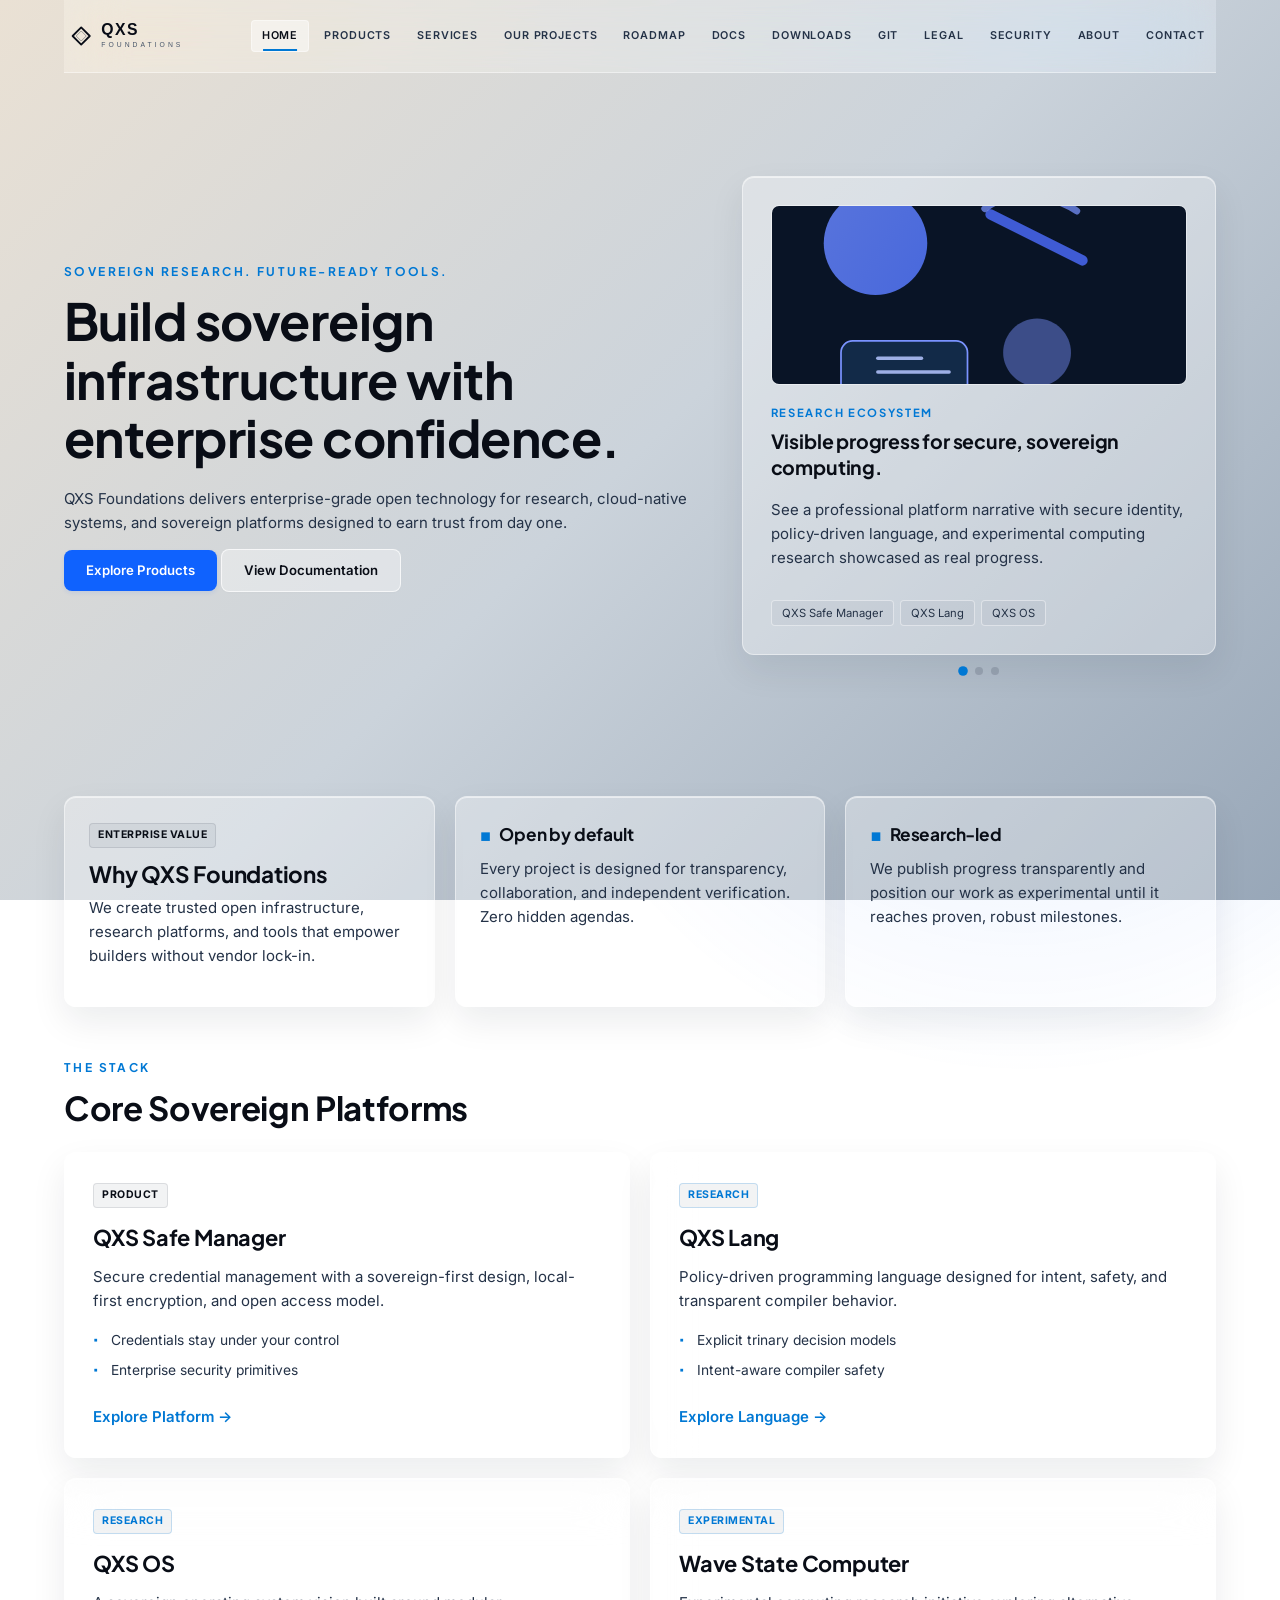
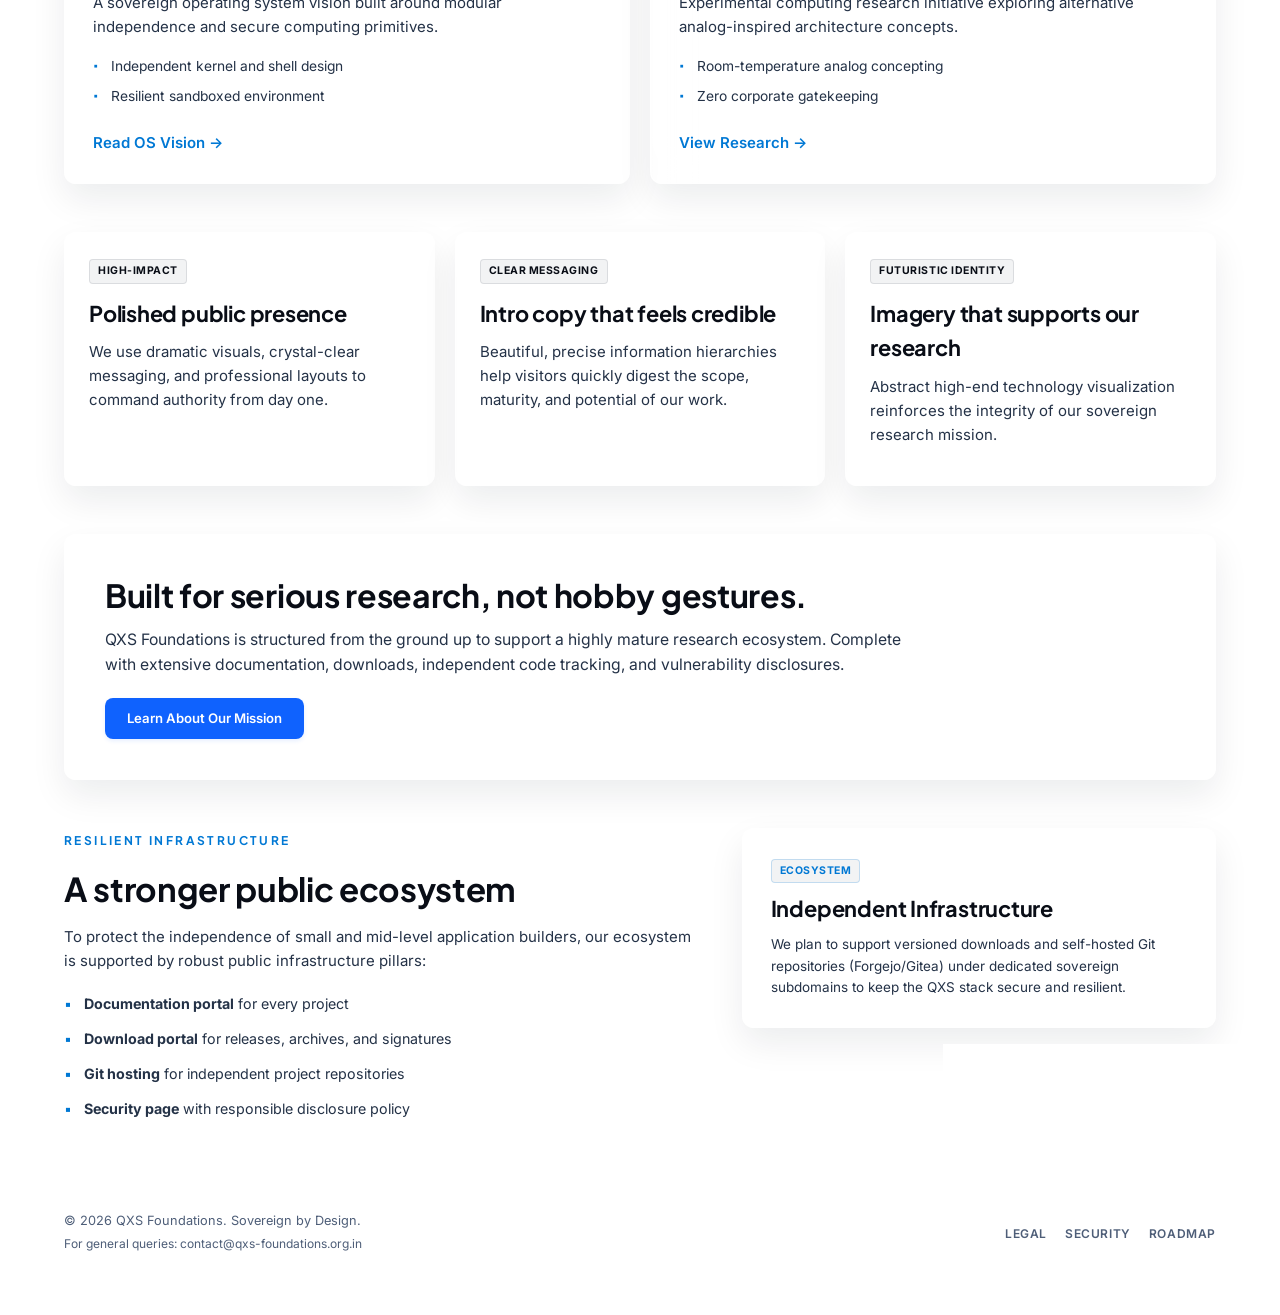
<file: index.html>
<!DOCTYPE html>
<html lang="en">
<head>
  <meta charset="UTF-8">
  <meta name="viewport" content="width=device-width, initial-scale=1.0">
  <title>QXS Foundations | Computing, Sovereign by Design</title>
  <link rel="stylesheet" href="css/style.css">
  <meta name="description" content="QXS Foundations builds free, open, sovereign computing tools for builders worldwide. Explore QXS Safe Manager, QXS Lang, QXS OS, and Wave State Computer.">
</head>
<body class="home-page">
  <div class="page-shell">
    <!-- Header Navigation -->
    <header class="site-header">
      <a class="brand" href="index.html">
        <img src="assets/logo.svg" alt="QXS Foundations" class="brand-logo">
      </a>
      <button class="menu-toggle" aria-label="Toggle navigation">☰</button>
      <nav class="site-nav">
        <a href="index.html" class="active">Home</a>
        <a href="products.html">Products</a>
        <a href="services.html">Services</a>
        <a href="projects.html">Our Projects</a>
        <a href="roadmap.html">Roadmap</a>
        <a href="docs.html">Docs</a>
        <a href="downloads.html">Downloads</a>
        <a href="git.html">Git</a>
        <a href="legal.html">Legal</a>
        <a href="security.html">Security</a>
        <a href="about.html">About</a>
        <a href="contact.html">Contact</a>
      </nav>
    </header>

    <main>
      <!-- Hero Section -->
      <section class="hero split reveal active">
        <div>
          <span class="eyebrow">Sovereign research. Future-ready tools.</span>
          <h1>Build sovereign infrastructure with enterprise confidence.</h1>
          <p class="hero-copy">QXS Foundations delivers enterprise-grade open technology for research, cloud-native systems, and sovereign platforms designed to earn trust from day one.</p>
          <div class="hero-buttons">
            <a class="button button-primary" href="products.html">Explore Products</a>
            <a class="button button-secondary" href="docs.html">View Documentation</a>
          </div>
        </div>
        <div class="hero-panel">
          <div class="hero-visual">
            <div class="slide-show">
              <article class="slide active">
                <img src="assets/slide-1.svg" alt="Research ecosystem slide">
                <div class="slide-copy">
                  <span class="slide-tag">Research Ecosystem</span>
                  <h3>Visible progress for secure, sovereign computing.</h3>
                  <p>See a professional platform narrative with secure identity, policy-driven language, and experimental computing research showcased as real progress.</p>
                  <div class="slide-pill-group">
                    <span>QXS Safe Manager</span>
                    <span>QXS Lang</span>
                    <span>QXS OS</span>
                  </div>
                </div>
              </article>
              <article class="slide">
                <img src="assets/slide-2.svg" alt="Platform and research visualization">
                <div class="slide-copy">
                  <span class="slide-tag">Platform Vision</span>
                  <h3>Professional research with a strong public identity.</h3>
                  <p>Build credibility through polished presentation, clear milestones, and a modern, research-first ecosystem architecture.</p>
                  <div class="slide-pill-group">
                    <span>Docs Portal</span>
                    <span>Downloads</span>
                    <span>Git Hosting</span>
                  </div>
                </div>
              </article>
              <article class="slide">
                <img src="assets/slide-3.svg" alt="Futuristic infrastructure visualization">
                <div class="slide-copy">
                  <span class="slide-tag">Future Infrastructure</span>
                  <h3>Attractive, professional, and easy to present.</h3>
                  <p>Showcase your ecosystem with strong visual storytelling instead of static blocks, making the site feel premium and futuristic.</p>
                  <div class="slide-pill-group">
                    <span>Security</span>
                    <span>Roadmap</span>
                    <span>AI Console</span>
                  </div>
                </div>
              </article>
            </div>
            <div class="slide-controls">
              <button class="slide-dot active" data-slide="0" aria-label="Slide 1"></button>
              <button class="slide-dot" data-slide="1" aria-label="Slide 2"></button>
              <button class="slide-dot" data-slide="2" aria-label="Slide 3"></button>
            </div>
          </div>
        </div>
      </section>

      <!-- Why QXS Foundations (Intro Grid) -->
      <section class="section intro-grid reveal">
        <article>
          <span class="badge">Enterprise Value</span>
          <h2>Why QXS Foundations</h2>
          <p>We create trusted open infrastructure, research platforms, and tools that empower builders without vendor lock-in.</p>
        </article>
        <article>
          <h3>Open by default</h3>
          <p>Every project is designed for transparency, collaboration, and independent verification. Zero hidden agendas.</p>
        </article>
        <article>
          <h3>Research-led</h3>
          <p>We publish progress transparently and position our work as experimental until it reaches proven, robust milestones.</p>
        </article>
      </section>

      <!-- Core Platforms (Card Grid) -->
      <section class="section reveal">
        <span class="eyebrow">The Stack</span>
        <h2 style="margin-bottom: 24px;">Core Sovereign Platforms</h2>
        <div class="card-grid">
          <article class="product-card">
            <span class="badge">Product</span>
            <h3>QXS Safe Manager</h3>
            <p>Secure credential management with a sovereign-first design, local-first encryption, and open access model.</p>
            <ul>
              <li>Credentials stay under your control</li>
              <li>Enterprise security primitives</li>
            </ul>
            <a href="products.html#safe-manager" style="display: inline-flex; align-items: center; gap: 4px; font-weight: 600; margin-top: 8px;">Explore Platform &rarr;</a>
          </article>
          <article class="product-card">
            <span class="badge badge-secondary">Research</span>
            <h3>QXS Lang</h3>
            <p>Policy-driven programming language designed for intent, safety, and transparent compiler behavior.</p>
            <ul>
              <li>Explicit trinary decision models</li>
              <li>Intent-aware compiler safety</li>
            </ul>
            <a href="products.html#qxs-lang" style="display: inline-flex; align-items: center; gap: 4px; font-weight: 600; margin-top: 8px;">Explore Language &rarr;</a>
          </article>
          <article class="product-card">
            <span class="badge badge-secondary">Research</span>
            <h3>QXS OS</h3>
            <p>A sovereign operating system vision built around modular independence and secure computing primitives.</p>
            <ul>
              <li>Independent kernel and shell design</li>
              <li>Resilient sandboxed environment</li>
            </ul>
            <a href="projects.html" style="display: inline-flex; align-items: center; gap: 4px; font-weight: 600; margin-top: 8px;">Read OS Vision &rarr;</a>
          </article>
          <article class="product-card">
            <span class="badge badge-secondary">Experimental</span>
            <h3>Wave State Computer</h3>
            <p>Experimental computing research initiative exploring alternative analog-inspired architecture concepts.</p>
            <ul>
              <li>Room-temperature analog concepting</li>
              <li>Zero corporate gatekeeping</li>
            </ul>
            <a href="projects.html" style="display: inline-flex; align-items: center; gap: 4px; font-weight: 600; margin-top: 8px;">View Research &rarr;</a>
          </article>
        </div>
      </section>

      <!-- Showcase Grid -->
      <section class="section showcase-grid reveal">
        <article class="visual-card">
          <span class="badge">High-impact</span>
          <h3>Polished public presence</h3>
          <p>We use dramatic visuals, crystal-clear messaging, and professional layouts to command authority from day one.</p>
        </article>
        <article class="visual-card">
          <span class="badge">Clear messaging</span>
          <h3>Intro copy that feels credible</h3>
          <p>Beautiful, precise information hierarchies help visitors quickly digest the scope, maturity, and potential of our work.</p>
        </article>
        <article class="visual-card">
          <span class="badge">Futuristic identity</span>
          <h3>Imagery that supports our research</h3>
          <p>Abstract high-end technology visualization reinforces the integrity of our sovereign research mission.</p>
        </article>
      </section>

      <!-- Highlight Banner -->
      <section class="section highlight-banner reveal">
        <div>
          <h2>Built for serious research, not hobby gestures.</h2>
          <p style="margin-bottom: 20px; color: var(--text-secondary);">QXS Foundations is structured from the ground up to support a highly mature research ecosystem. Complete with extensive documentation, downloads, independent code tracking, and vulnerability disclosures.</p>
          <a class="button button-primary" href="about.html">Learn About Our Mission</a>
        </div>
      </section>

      <!-- Public Ecosystem Section (Split Layout) -->
      <section class="section split reveal">
        <div>
          <span class="eyebrow">Resilient Infrastructure</span>
          <h2 style="margin-top: 8px; margin-bottom: 16px;">A stronger public ecosystem</h2>
          <p style="margin-bottom: 20px;">To protect the independence of small and mid-level application builders, our ecosystem is supported by robust public infrastructure pillars:</p>
          <ul class="list-grid">
            <li><strong>Documentation portal</strong> for every project</li>
            <li><strong>Download portal</strong> for releases, archives, and signatures</li>
            <li><strong>Git hosting</strong> for independent project repositories</li>
            <li><strong>Security page</strong> with responsible disclosure policy</li>
          </ul>
        </div>
        <div class="panel-card">
          <span class="badge badge-secondary" style="margin-bottom: 8px;">Ecosystem</span>
          <h3 style="margin-bottom: 8px; color: var(--text-primary);">Independent Infrastructure</h3>
          <p style="font-size: 0.9rem; margin-bottom: 0;">We plan to support versioned downloads and self-hosted Git repositories (Forgejo/Gitea) under dedicated sovereign subdomains to keep the QXS stack secure and resilient.</p>
        </div>
      </section>
    </main>

    <!-- Footer -->
    <footer class="site-footer">
      <div>
        <p>&copy; 2026 QXS Foundations. Sovereign by Design.</p>
        <p style="font-size: 0.8rem;">For general queries: <a href="mailto:contact@qxs-foundations.org.in">contact@qxs-foundations.org.in</a></p>
      </div>
      <nav class="footer-nav">
        <a href="legal.html">Legal</a>
        <a href="security.html">Security</a>
        <a href="roadmap.html">Roadmap</a>
      </nav>
    </footer>
  </div>

  <script src="js/main.js"></script>
</body>
</html>
</file>
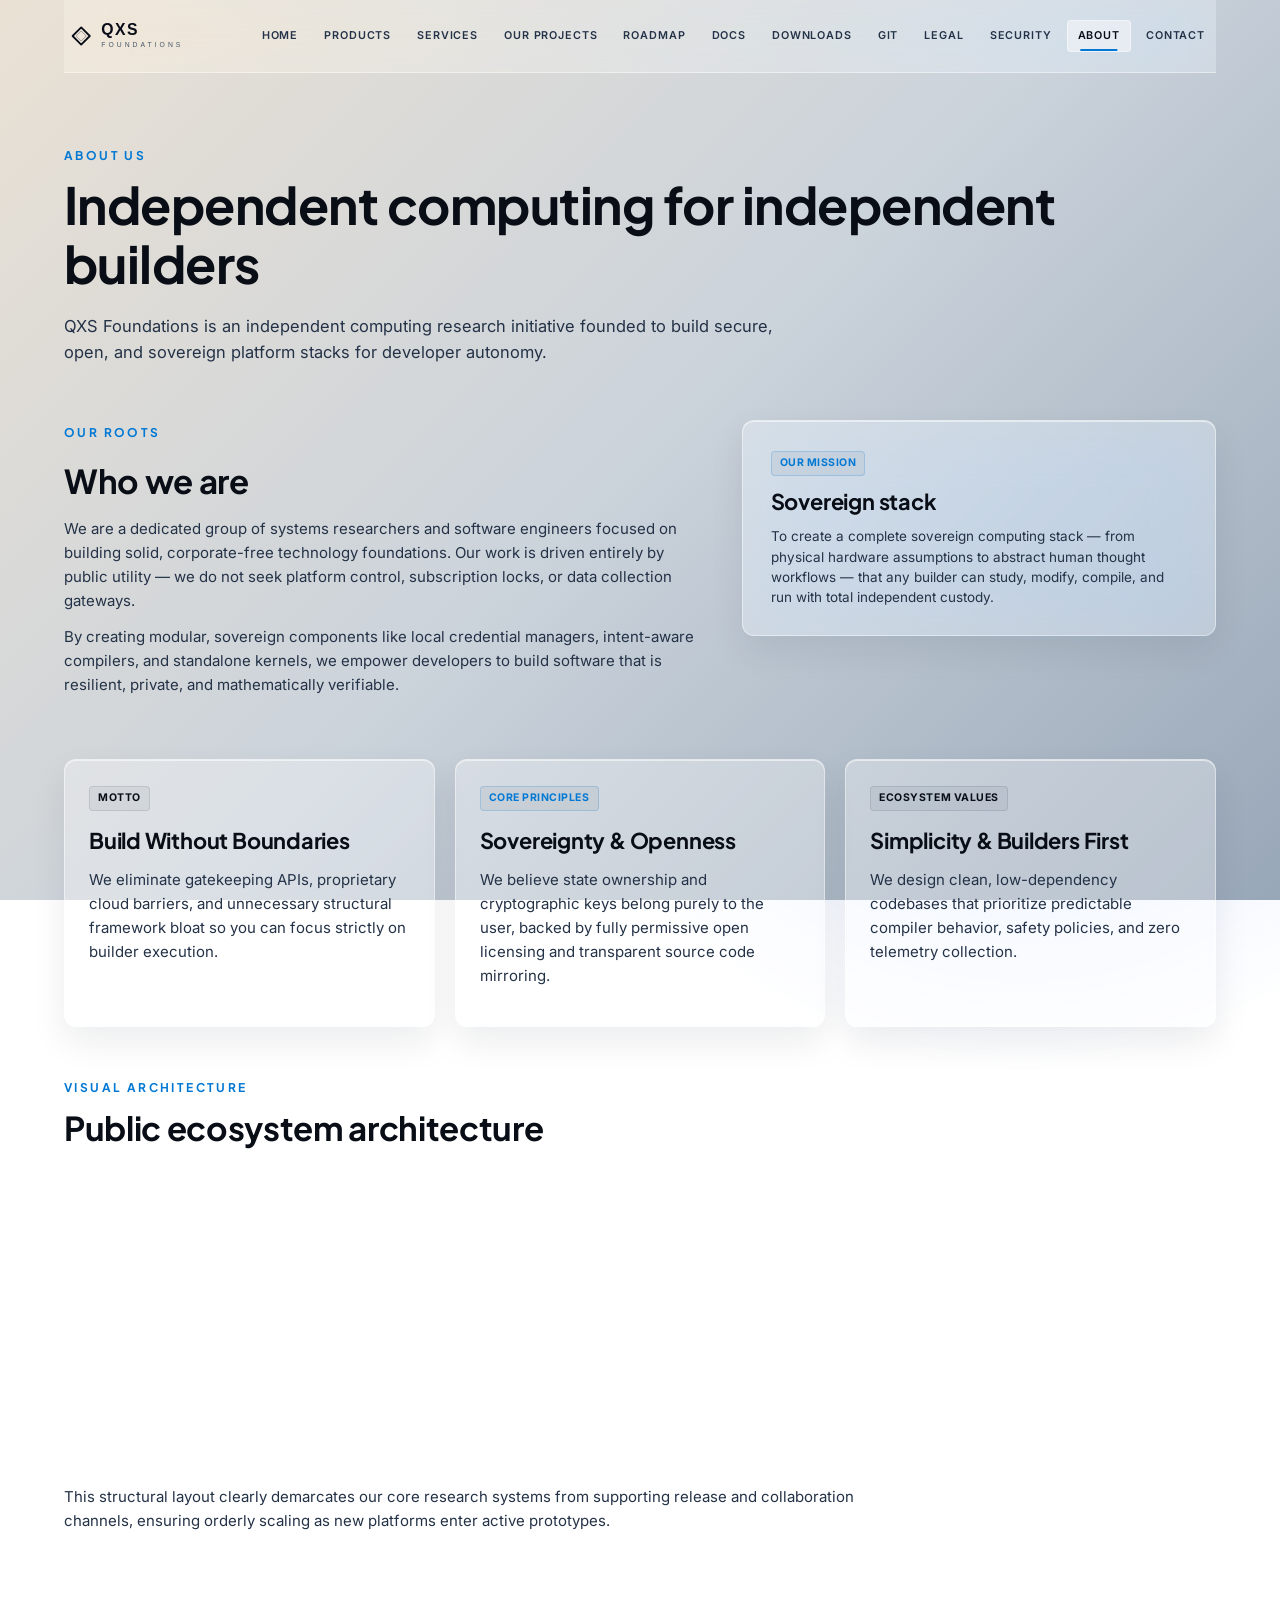
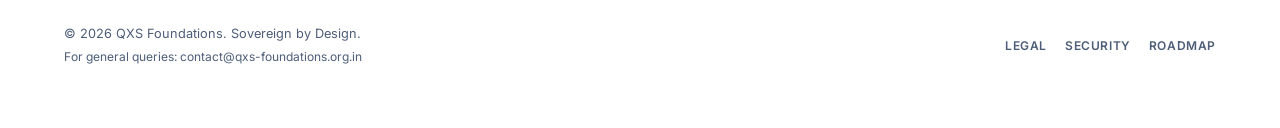
<file: about.html>
<!DOCTYPE html>
<html lang="en">
<head>
  <meta charset="UTF-8">
  <meta name="viewport" content="width=device-width, initial-scale=1.0">
  <title>About | QXS Foundations</title>
  <link rel="stylesheet" href="css/style.css">
  <meta name="description" content="Learn about QXS Foundations: our sovereign computing mission, foundational values, and decentralized ecosystem architecture tree.">
</head>
<body class="about-page">
  <div class="page-shell">
    <!-- Header Navigation -->
    <header class="site-header">
      <a class="brand" href="index.html">
        <img src="assets/logo.svg" alt="QXS Foundations" class="brand-logo">
      </a>
      <button class="menu-toggle" aria-label="Toggle navigation">☰</button>
      <nav class="site-nav">
        <a href="index.html">Home</a>
        <a href="products.html">Products</a>
        <a href="services.html">Services</a>
        <a href="projects.html">Our Projects</a>
        <a href="roadmap.html">Roadmap</a>
        <a href="docs.html">Docs</a>
        <a href="downloads.html">Downloads</a>
        <a href="git.html">Git</a>
        <a href="legal.html">Legal</a>
        <a href="security.html">Security</a>
        <a href="about.html" class="active">About</a>
        <a href="contact.html">Contact</a>
      </nav>
    </header>

    <main>
      <!-- Page Intro -->
      <section class="section page-intro reveal active">
        <div>
          <span class="eyebrow">About Us</span>
          <h1>Independent computing for independent builders</h1>
          <p>QXS Foundations is an independent computing research initiative founded to build secure, open, and sovereign platform stacks for developer autonomy.</p>
        </div>
      </section>

      <!-- Who We Are (Split section) -->
      <section class="section split reveal">
        <div>
          <span class="eyebrow">Our Roots</span>
          <h2 style="margin-top: 8px; margin-bottom: 16px;">Who we are</h2>
          <p style="margin-bottom: 12px;">We are a dedicated group of systems researchers and software engineers focused on building solid, corporate-free technology foundations. Our work is driven entirely by public utility — we do not seek platform control, subscription locks, or data collection gateways.</p>
          <p>By creating modular, sovereign components like local credential managers, intent-aware compilers, and standalone kernels, we empower developers to build software that is resilient, private, and mathematically verifiable.</p>
        </div>
        <div class="panel-card">
          <span class="badge badge-secondary" style="margin-bottom: 8px;">Our Mission</span>
          <h3 style="margin-bottom: 8px; color: var(--text-primary);">Sovereign stack</h3>
          <p style="font-size: 0.9rem; line-height: 1.5; margin-bottom: 0;">To create a complete sovereign computing stack — from physical hardware assumptions to abstract human thought workflows — that any builder can study, modify, compile, and run with total independent custody.</p>
        </div>
      </section>

      <!-- Values Grid -->
      <section class="section showcase-grid reveal">
        <article class="visual-card">
          <span class="badge">Motto</span>
          <h3>Build Without Boundaries</h3>
          <p>We eliminate gatekeeping APIs, proprietary cloud barriers, and unnecessary structural framework bloat so you can focus strictly on builder execution.</p>
        </article>

        <article class="visual-card">
          <span class="badge badge-secondary">Core Principles</span>
          <h3>Sovereignty & Openness</h3>
          <p>We believe state ownership and cryptographic keys belong purely to the user, backed by fully permissive open licensing and transparent source code mirroring.</p>
        </article>

        <article class="visual-card">
          <span class="badge">Ecosystem Values</span>
          <h3>Simplicity & Builders First</h3>
          <p>We design clean, low-dependency codebases that prioritize predictable compiler behavior, safety policies, and zero telemetry collection.</p>
        </article>
      </section>

      <!-- Public Ecosystem Architecture (Stunning Code block panel) -->
      <section class="section reveal">
        <span class="eyebrow">Visual Architecture</span>
        <h2 style="margin-bottom: 16px;">Public ecosystem architecture</h2>
        <div class="panel-card" style="padding: 20px; background: #090e1a;">
          <!-- Code editor window shell header -->
          <div style="display: flex; gap: 6px; margin-bottom: 12px; padding-left: 2px;">
            <span style="width: 8px; height: 8px; border-radius: 50%; background: #ff5f56; display: inline-block;"></span>
            <span style="width: 8px; height: 8px; border-radius: 50%; background: #ffbd2e; display: inline-block;"></span>
            <span style="width: 8px; height: 8px; border-radius: 50%; background: #27c93f; display: inline-block;"></span>
            <span style="font-size: 0.7rem; color: var(--text-muted); font-family: var(--font-mono); margin-left: 10px; margin-top: -4px;">qxs_ecosystem_map.txt</span>
          </div>
          <pre class="architecture-tree" style="margin-bottom: 0; border: none; padding: 0;">QXS Foundations
│
├── QXS Safe Manager
├── QXS Lang
├── QXS OS
├── Wave State Computer
├── AI Console
│
├── Docs
├── Downloads
├── Git
├── Security
└── Roadmap</pre>
        </div>
        <p style="margin-top: 14px; color: var(--text-secondary); max-width: 800px;">This structural layout clearly demarcates our core research systems from supporting release and collaboration channels, ensuring orderly scaling as new platforms enter active prototypes.</p>
      </section>
    </main>

    <!-- Footer -->
    <footer class="site-footer">
      <div>
        <p>&copy; 2026 QXS Foundations. Sovereign by Design.</p>
        <p style="font-size: 0.8rem;">For general queries: <a href="mailto:contact@qxs-foundations.org.in">contact@qxs-foundations.org.in</a></p>
      </div>
      <nav class="footer-nav">
        <a href="legal.html">Legal</a>
        <a href="security.html">Security</a>
        <a href="roadmap.html">Roadmap</a>
      </nav>
    </footer>
  </div>

  <script src="js/main.js"></script>
</body>
</html>
</file>
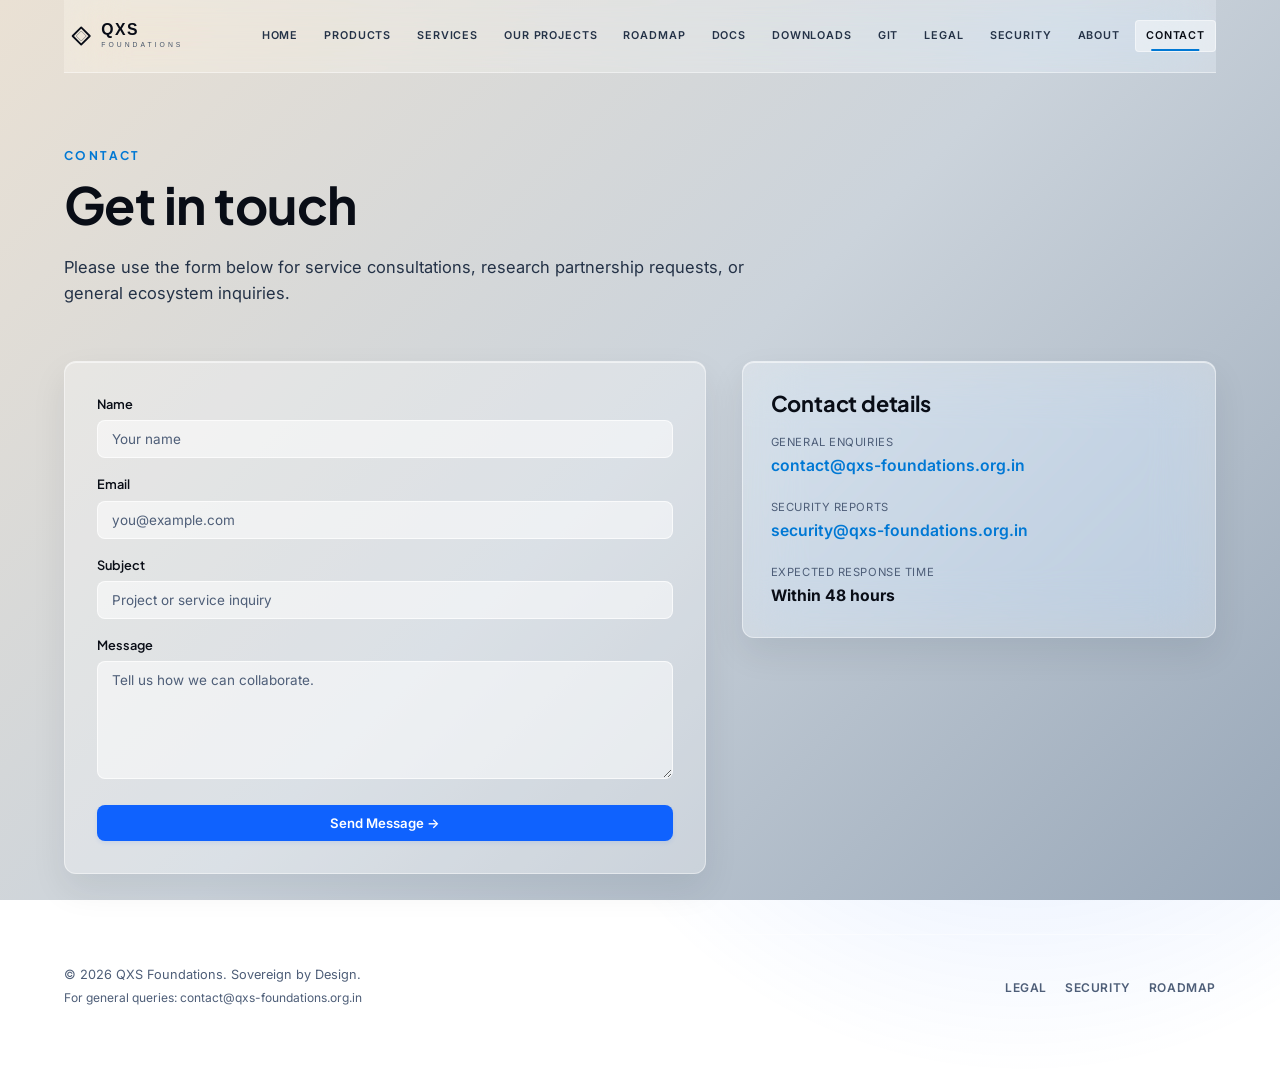
<file: contact.html>
<!DOCTYPE html>
<html lang="en">
<head>
  <meta charset="UTF-8">
  <meta name="viewport" content="width=device-width, initial-scale=1.0">
  <title>Contact | QXS Foundations</title>
  <link rel="stylesheet" href="css/style.css">
  <meta name="description" content="Get in touch with QXS Foundations: contact email, security report paths, and our developer and research advisory contact form.">
</head>
<body class="contact-page">
  <div class="page-shell">
    <!-- Header Navigation -->
    <header class="site-header">
      <a class="brand" href="index.html">
        <img src="assets/logo.svg" alt="QXS Foundations" class="brand-logo">
      </a>
      <button class="menu-toggle" aria-label="Toggle navigation">☰</button>
      <nav class="site-nav">
        <a href="index.html">Home</a>
        <a href="products.html">Products</a>
        <a href="services.html">Services</a>
        <a href="projects.html">Our Projects</a>
        <a href="roadmap.html">Roadmap</a>
        <a href="docs.html">Docs</a>
        <a href="downloads.html">Downloads</a>
        <a href="git.html">Git</a>
        <a href="legal.html">Legal</a>
        <a href="security.html">Security</a>
        <a href="about.html">About</a>
        <a href="contact.html" class="active">Contact</a>
      </nav>
    </header>

    <main>
      <!-- Page Intro -->
      <section class="section page-intro reveal active">
        <div>
          <span class="eyebrow">Contact</span>
          <h1>Get in touch</h1>
          <p>Please use the form below for service consultations, research partnership requests, or general ecosystem inquiries.</p>
        </div>
      </section>

      <!-- Contact Grid Split -->
      <section class="section contact-grid reveal">
        <!-- Interactive Form -->
        <form class="contact-form" action="#" method="post">
          <div class="contact-group">
            <label for="name">Name</label>
            <input id="name" name="name" type="text" placeholder="Your name" required>
          </div>

          <div class="contact-group">
            <label for="email">Email</label>
            <input id="email" name="email" type="email" placeholder="you@example.com" required>
          </div>

          <div class="contact-group">
            <label for="subject">Subject</label>
            <input id="subject" name="subject" type="text" placeholder="Project or service inquiry" required>
          </div>

          <div class="contact-group">
            <label for="message">Message</label>
            <textarea id="message" name="message" rows="6" placeholder="Tell us how we can collaborate." required></textarea>
          </div>

          <button class="button button-primary" type="submit" style="width: 100%; margin-top: 10px;">Send Message &rarr;</button>
        </form>

        <!-- Information Column -->
        <article class="panel-card contact-info">
          <h2>Contact details</h2>
          <p style="margin-bottom: 20px;">
            <span>General Enquiries</span>
            <a href="mailto:contact@qxs-foundations.org.in" style="font-size: 1.05rem; font-weight: 600;">contact@qxs-foundations.org.in</a>
          </p>
          <p style="margin-bottom: 20px;">
            <span>Security Reports</span>
            <a href="mailto:security@qxs-foundations.org.in" style="font-size: 1.05rem; font-weight: 600; color: var(--accent-light);">security@qxs-foundations.org.in</a>
          </p>
          <p style="margin-bottom: 0;">
            <span>Expected Response Time</span>
            <strong style="color: var(--text-primary); font-size: 1.05rem;">Within 48 hours</strong>
          </p>
        </article>
      </section>
    </main>

    <!-- Footer -->
    <footer class="site-footer">
      <div>
        <p>&copy; 2026 QXS Foundations. Sovereign by Design.</p>
        <p style="font-size: 0.8rem;">For general queries: <a href="mailto:contact@qxs-foundations.org.in">contact@qxs-foundations.org.in</a></p>
      </div>
      <nav class="footer-nav">
        <a href="legal.html">Legal</a>
        <a href="security.html">Security</a>
        <a href="roadmap.html">Roadmap</a>
      </nav>
    </footer>
  </div>

  <script src="js/main.js"></script>
</body>
</html>
</file>
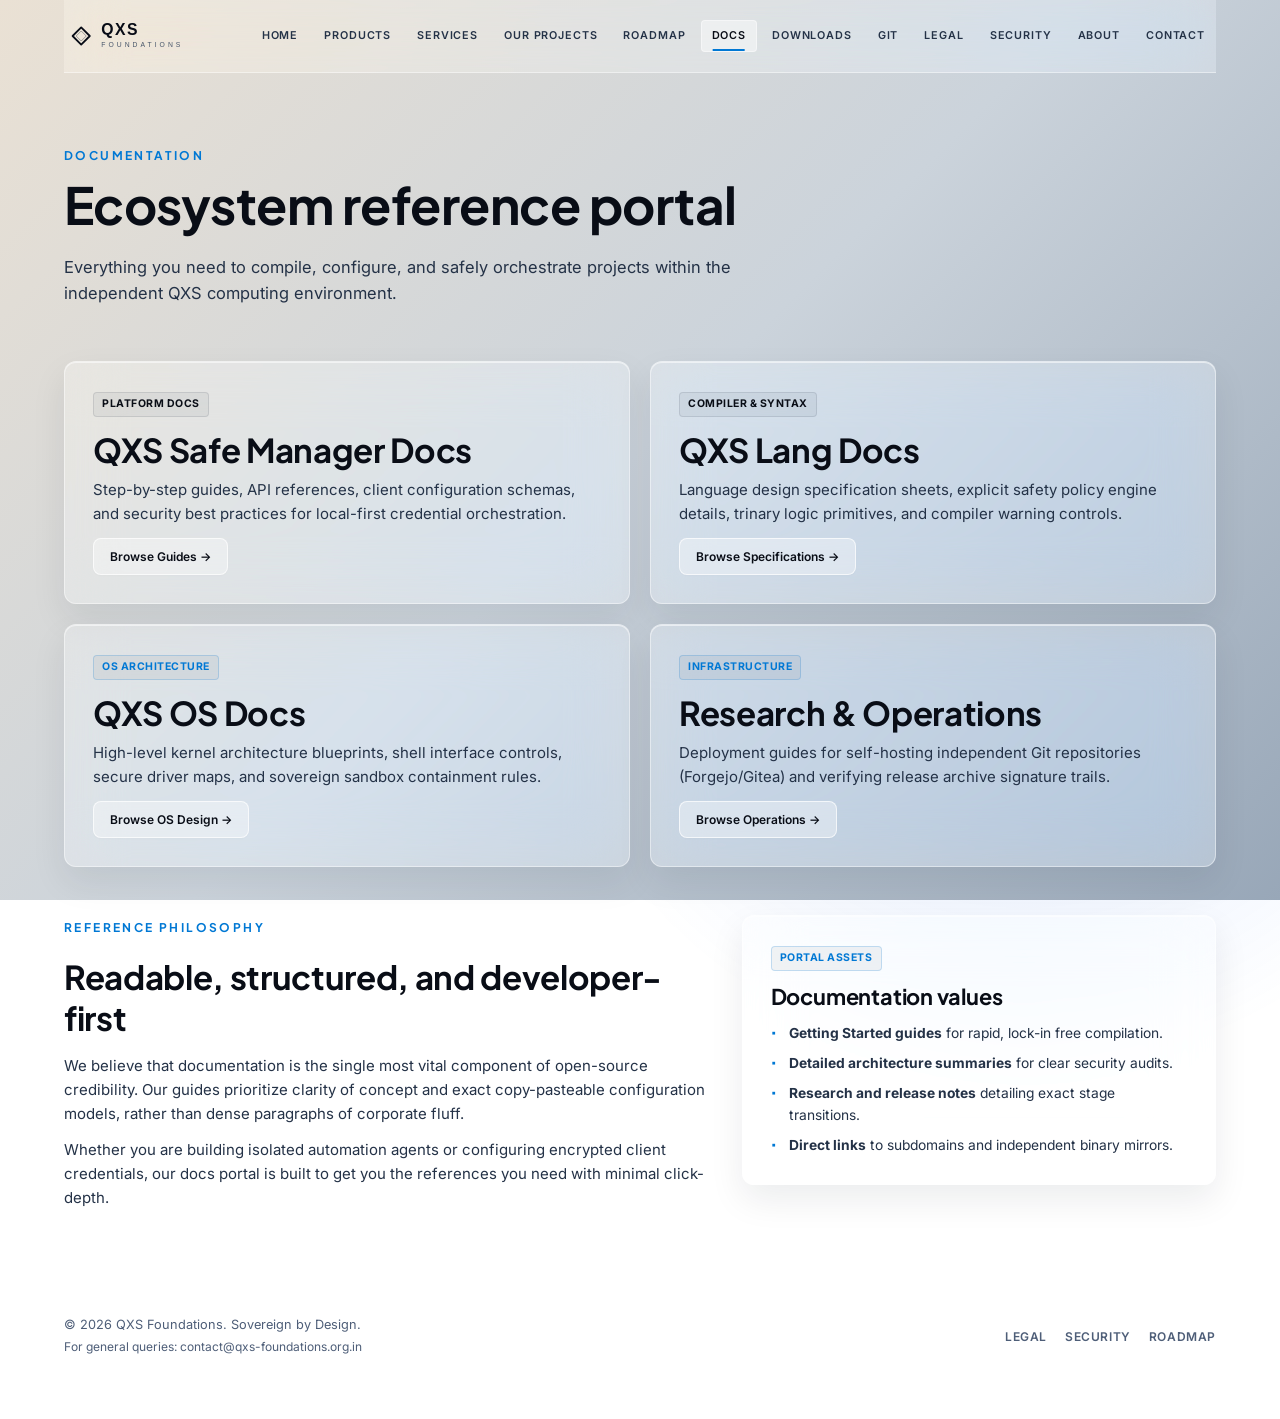
<file: docs.html>
<!DOCTYPE html>
<html lang="en">
<head>
  <meta charset="UTF-8">
  <meta name="viewport" content="width=device-width, initial-scale=1.0">
  <title>Docs | QXS Foundations</title>
  <link rel="stylesheet" href="css/style.css">
  <meta name="description" content="Documentation portal for QXS Foundations: detailed guides, API references, and architecture sheets for QXS Safe Manager, QXS Lang, and QXS OS.">
</head>
<body class="docs-page">
  <div class="page-shell">
    <!-- Header Navigation -->
    <header class="site-header">
      <a class="brand" href="index.html">
        <img src="assets/logo.svg" alt="QXS Foundations" class="brand-logo">
      </a>
      <button class="menu-toggle" aria-label="Toggle navigation">☰</button>
      <nav class="site-nav">
        <a href="index.html">Home</a>
        <a href="products.html">Products</a>
        <a href="services.html">Services</a>
        <a href="projects.html">Our Projects</a>
        <a href="roadmap.html">Roadmap</a>
        <a href="docs.html" class="active">Docs</a>
        <a href="downloads.html">Downloads</a>
        <a href="git.html">Git</a>
        <a href="legal.html">Legal</a>
        <a href="security.html">Security</a>
        <a href="about.html">About</a>
        <a href="contact.html">Contact</a>
      </nav>
    </header>

    <main>
      <!-- Page Intro -->
      <section class="section page-intro reveal active">
        <div>
          <span class="eyebrow">Documentation</span>
          <h1>Ecosystem reference portal</h1>
          <p>Everything you need to compile, configure, and safely orchestrate projects within the independent QXS computing environment.</p>
        </div>
      </section>

      <!-- Docs Grid -->
      <section class="section card-grid reveal">
        <article class="doc-card">
          <span class="badge">Platform Docs</span>
          <h2>QXS Safe Manager Docs</h2>
          <p style="margin-bottom: 12px;">Step-by-step guides, API references, client configuration schemas, and security best practices for local-first credential orchestration.</p>
          <a class="button button-secondary" href="#" style="padding: 8px 16px; font-size: 0.8rem;">Browse Guides &rarr;</a>
        </article>

        <article class="doc-card">
          <span class="badge">Compiler & Syntax</span>
          <h2>QXS Lang Docs</h2>
          <p style="margin-bottom: 12px;">Language design specification sheets, explicit safety policy engine details, trinary logic primitives, and compiler warning controls.</p>
          <a class="button button-secondary" href="#" style="padding: 8px 16px; font-size: 0.8rem;">Browse Specifications &rarr;</a>
        </article>

        <article class="doc-card">
          <span class="badge badge-secondary">OS Architecture</span>
          <h2>QXS OS Docs</h2>
          <p style="margin-bottom: 12px;">High-level kernel architecture blueprints, shell interface controls, secure driver maps, and sovereign sandbox containment rules.</p>
          <a class="button button-secondary" href="#" style="padding: 8px 16px; font-size: 0.8rem;">Browse OS Design &rarr;</a>
        </article>

        <article class="doc-card">
          <span class="badge badge-secondary">Infrastructure</span>
          <h2>Research & Operations</h2>
          <p style="margin-bottom: 12px;">Deployment guides for self-hosting independent Git repositories (Forgejo/Gitea) and verifying release archive signature trails.</p>
          <a class="button button-secondary" href="#" style="padding: 8px 16px; font-size: 0.8rem;">Browse Operations &rarr;</a>
        </article>
      </section>

      <!-- Docs Portal Details (Split section) -->
      <section class="section split reveal">
        <div>
          <span class="eyebrow">Reference Philosophy</span>
          <h2 style="margin-top: 8px; margin-bottom: 16px;">Readable, structured, and developer-first</h2>
          <p style="margin-bottom: 12px;">We believe that documentation is the single most vital component of open-source credibility. Our guides prioritize clarity of concept and exact copy-pasteable configuration models, rather than dense paragraphs of corporate fluff.</p>
          <p>Whether you are building isolated automation agents or configuring encrypted client credentials, our docs portal is built to get you the references you need with minimal click-depth.</p>
        </div>
        <div class="panel-card">
          <span class="badge badge-secondary" style="margin-bottom: 8px;">Portal Assets</span>
          <h3 style="margin-bottom: 8px; color: var(--text-primary);">Documentation values</h3>
          <ul style="margin: 0; font-size: 0.88rem;">
            <li><strong>Getting Started guides</strong> for rapid, lock-in free compilation.</li>
            <li><strong>Detailed architecture summaries</strong> for clear security audits.</li>
            <li><strong>Research and release notes</strong> detailing exact stage transitions.</li>
            <li><strong>Direct links</strong> to subdomains and independent binary mirrors.</li>
          </ul>
        </div>
      </section>
    </main>

    <!-- Footer -->
    <footer class="site-footer">
      <div>
        <p>&copy; 2026 QXS Foundations. Sovereign by Design.</p>
        <p style="font-size: 0.8rem;">For general queries: <a href="mailto:contact@qxs-foundations.org.in">contact@qxs-foundations.org.in</a></p>
      </div>
      <nav class="footer-nav">
        <a href="legal.html">Legal</a>
        <a href="security.html">Security</a>
        <a href="roadmap.html">Roadmap</a>
      </nav>
    </footer>
  </div>

  <script src="js/main.js"></script>
</body>
</html>
</file>
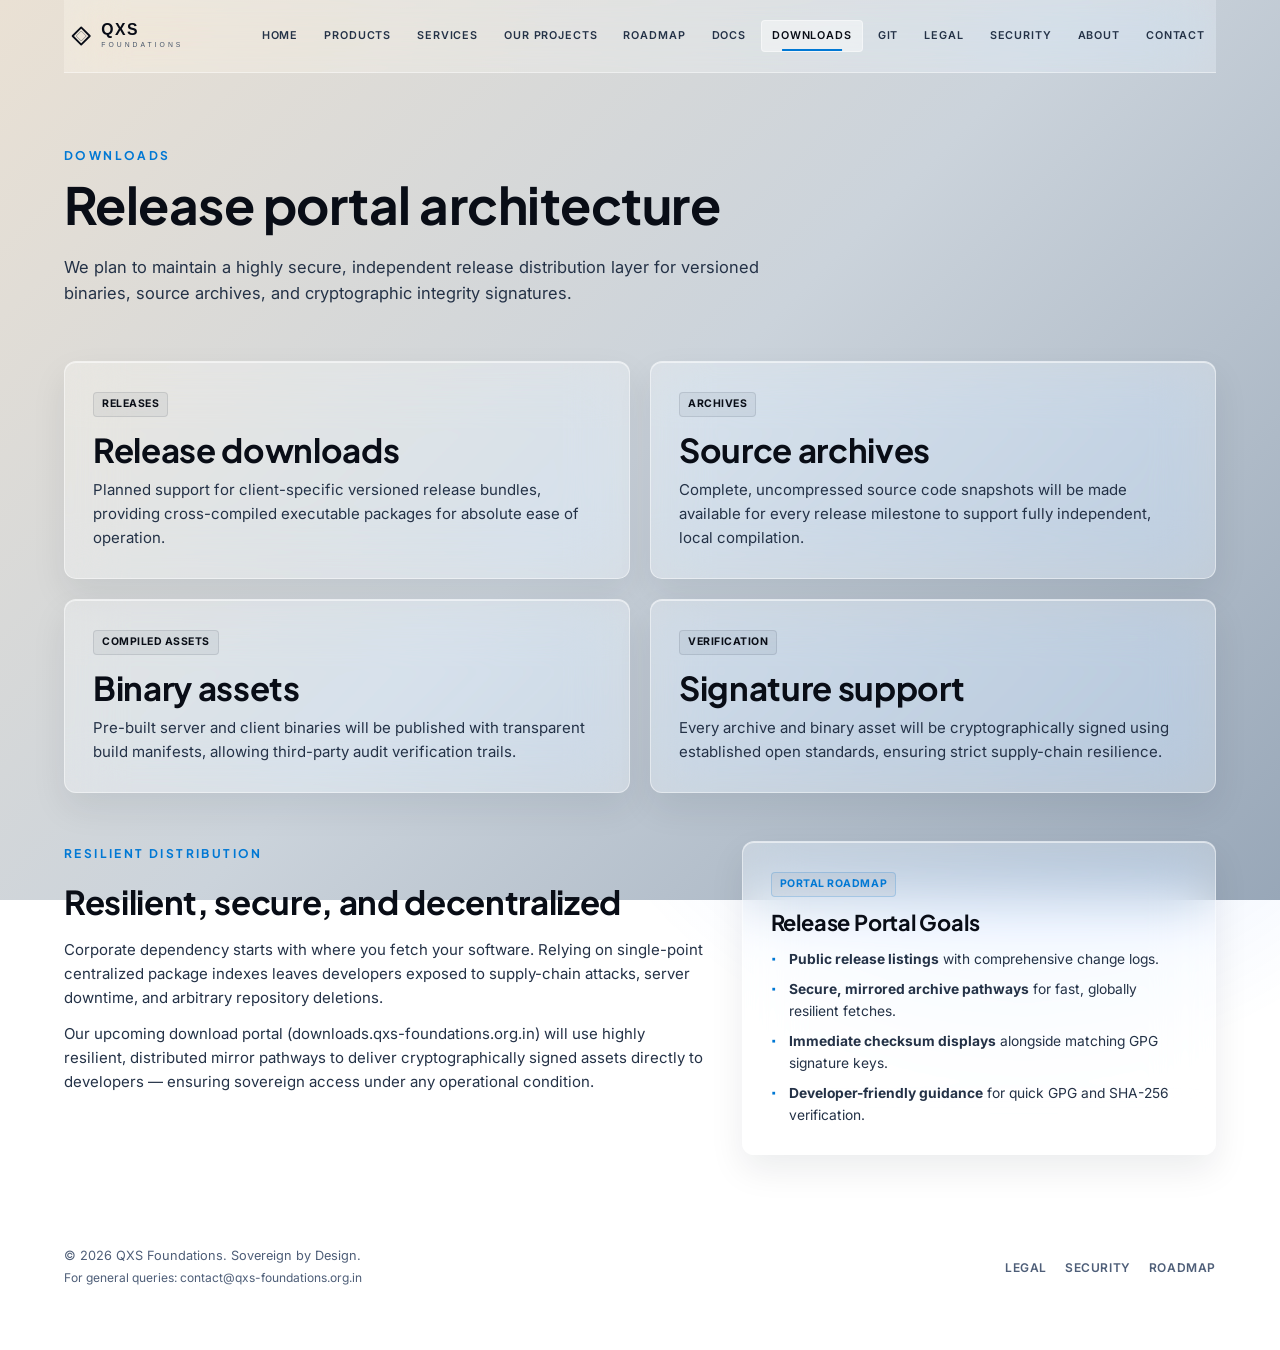
<file: downloads.html>
<!DOCTYPE html>
<html lang="en">
<head>
  <meta charset="UTF-8">
  <meta name="viewport" content="width=device-width, initial-scale=1.0">
  <title>Downloads | QXS Foundations</title>
  <link rel="stylesheet" href="css/style.css">
  <meta name="description" content="QXS Foundations future release and binary download portal: versioned release bundles, signed artifacts, source archives, and signature verification.">
</head>
<body class="downloads-page">
  <div class="page-shell">
    <!-- Header Navigation -->
    <header class="site-header">
      <a class="brand" href="index.html">
        <img src="assets/logo.svg" alt="QXS Foundations" class="brand-logo">
      </a>
      <button class="menu-toggle" aria-label="Toggle navigation">☰</button>
      <nav class="site-nav">
        <a href="index.html">Home</a>
        <a href="products.html">Products</a>
        <a href="services.html">Services</a>
        <a href="projects.html">Our Projects</a>
        <a href="roadmap.html">Roadmap</a>
        <a href="docs.html">Docs</a>
        <a href="downloads.html" class="active">Downloads</a>
        <a href="git.html">Git</a>
        <a href="legal.html">Legal</a>
        <a href="security.html">Security</a>
        <a href="about.html">About</a>
        <a href="contact.html">Contact</a>
      </nav>
    </header>

    <main>
      <!-- Page Intro -->
      <section class="section page-intro reveal active">
        <div>
          <span class="eyebrow">Downloads</span>
          <h1>Release portal architecture</h1>
          <p>We plan to maintain a highly secure, independent release distribution layer for versioned binaries, source archives, and cryptographic integrity signatures.</p>
        </div>
      </section>

      <!-- Downloads Portal Grid (2x2 Glassmorphic Cards) -->
      <section class="section card-grid reveal">
        <article class="doc-card">
          <span class="badge">Releases</span>
          <h2>Release downloads</h2>
          <p style="margin-bottom: 0;">Planned support for client-specific versioned release bundles, providing cross-compiled executable packages for absolute ease of operation.</p>
        </article>

        <article class="doc-card">
          <span class="badge">Archives</span>
          <h2>Source archives</h2>
          <p style="margin-bottom: 0;">Complete, uncompressed source code snapshots will be made available for every release milestone to support fully independent, local compilation.</p>
        </article>

        <article class="doc-card">
          <span class="badge">Compiled Assets</span>
          <h2>Binary assets</h2>
          <p style="margin-bottom: 0;">Pre-built server and client binaries will be published with transparent build manifests, allowing third-party audit verification trails.</p>
        </article>

        <article class="doc-card">
          <span class="badge">Verification</span>
          <h2>Signature support</h2>
          <p style="margin-bottom: 0;">Every archive and binary asset will be cryptographically signed using established open standards, ensuring strict supply-chain resilience.</p>
        </article>
      </section>

      <!-- Downloads Details (Split section) -->
      <section class="section split reveal">
        <div>
          <span class="eyebrow">Resilient Distribution</span>
          <h2 style="margin-top: 8px; margin-bottom: 16px;">Resilient, secure, and decentralized</h2>
          <p style="margin-bottom: 12px;">Corporate dependency starts with where you fetch your software. Relying on single-point centralized package indexes leaves developers exposed to supply-chain attacks, server downtime, and arbitrary repository deletions.</p>
          <p>Our upcoming download portal (downloads.qxs-foundations.org.in) will use highly resilient, distributed mirror pathways to deliver cryptographically signed assets directly to developers — ensuring sovereign access under any operational condition.</p>
        </div>
        <div class="panel-card">
          <span class="badge badge-secondary" style="margin-bottom: 8px;">Portal Roadmap</span>
          <h3 style="margin-bottom: 8px; color: var(--text-primary);">Release Portal Goals</h3>
          <ul style="margin: 0; font-size: 0.88rem;">
            <li><strong>Public release listings</strong> with comprehensive change logs.</li>
            <li><strong>Secure, mirrored archive pathways</strong> for fast, globally resilient fetches.</li>
            <li><strong>Immediate checksum displays</strong> alongside matching GPG signature keys.</li>
            <li><strong>Developer-friendly guidance</strong> for quick GPG and SHA-256 verification.</li>
          </ul>
        </div>
      </section>
    </main>

    <!-- Footer -->
    <footer class="site-footer">
      <div>
        <p>&copy; 2026 QXS Foundations. Sovereign by Design.</p>
        <p style="font-size: 0.8rem;">For general queries: <a href="mailto:contact@qxs-foundations.org.in">contact@qxs-foundations.org.in</a></p>
      </div>
      <nav class="footer-nav">
        <a href="legal.html">Legal</a>
        <a href="security.html">Security</a>
        <a href="roadmap.html">Roadmap</a>
      </nav>
    </footer>
  </div>

  <script src="js/main.js"></script>
</body>
</html>
</file>
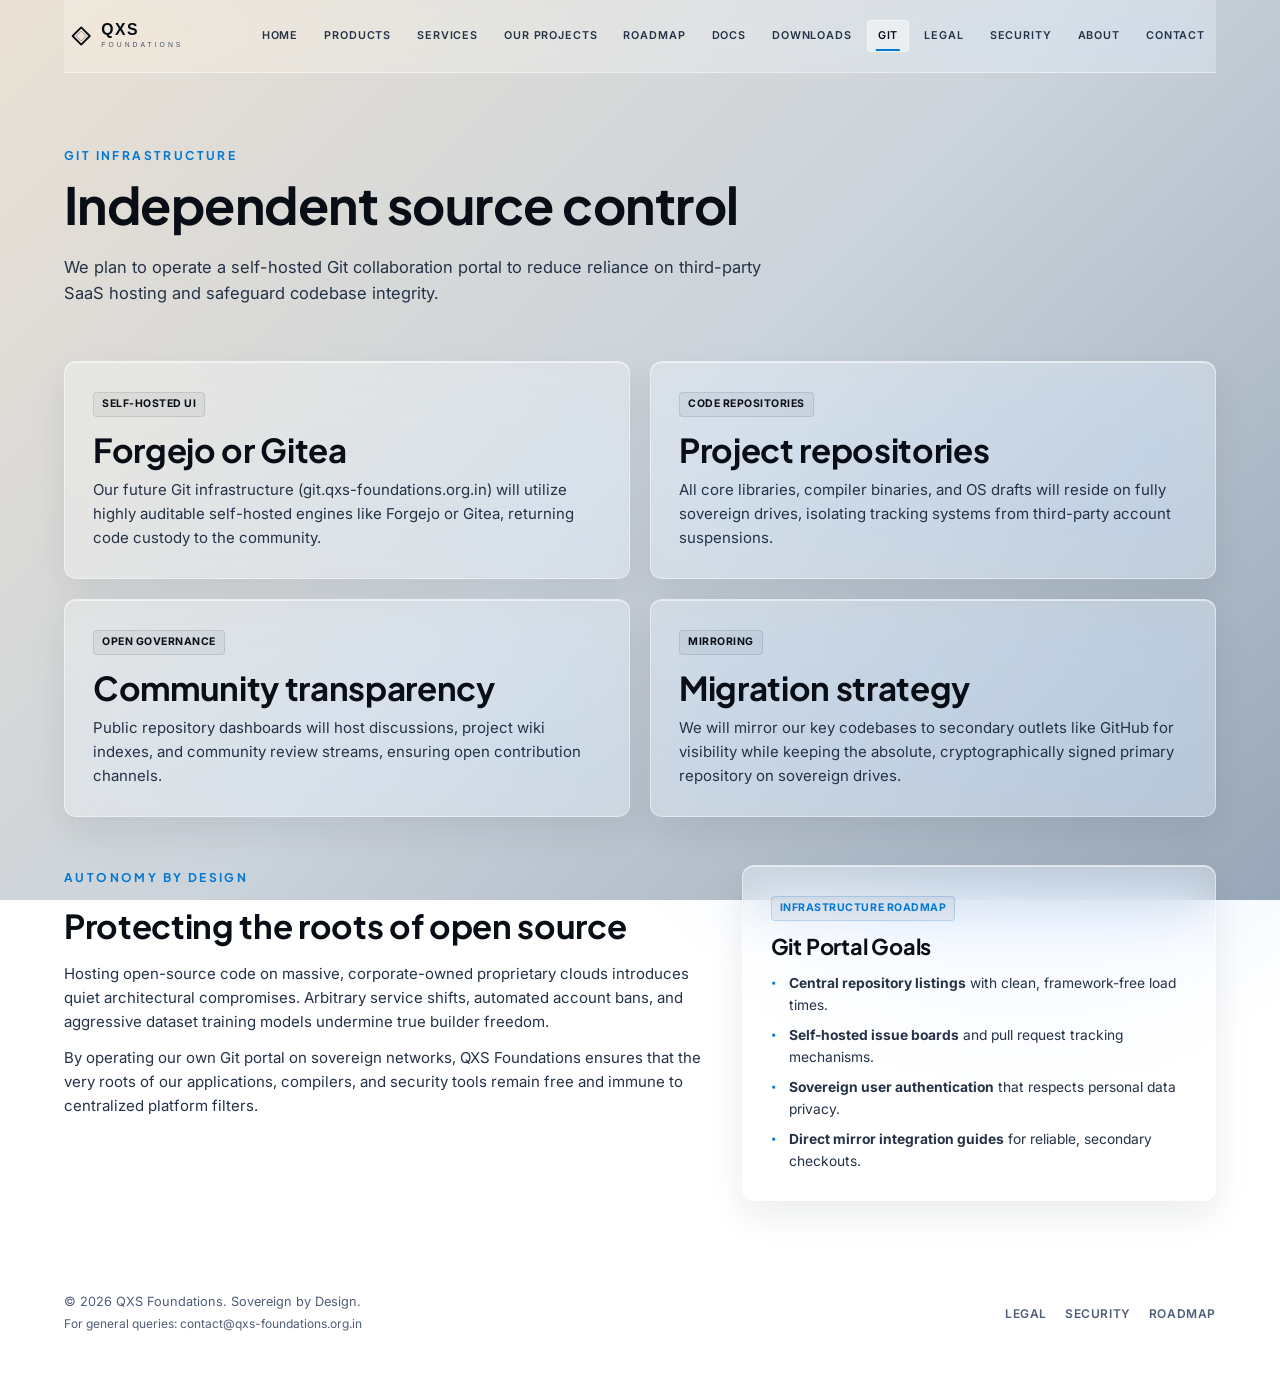
<file: git.html>
<!DOCTYPE html>
<html lang="en">
<head>
  <meta charset="UTF-8">
  <meta name="viewport" content="width=device-width, initial-scale=1.0">
  <title>Git Hosting | QXS Foundations</title>
  <link rel="stylesheet" href="css/style.css">
  <meta name="description" content="QXS Foundations future independent Git hosting portal plans: self-hosting Forgejo or Gitea, repository mirroring, and community source controls.">
</head>
<body class="git-page">
  <div class="page-shell">
    <!-- Header Navigation -->
    <header class="site-header">
      <a class="brand" href="index.html">
        <img src="assets/logo.svg" alt="QXS Foundations" class="brand-logo">
      </a>
      <button class="menu-toggle" aria-label="Toggle navigation">☰</button>
      <nav class="site-nav">
        <a href="index.html">Home</a>
        <a href="products.html">Products</a>
        <a href="services.html">Services</a>
        <a href="projects.html">Our Projects</a>
        <a href="roadmap.html">Roadmap</a>
        <a href="docs.html">Docs</a>
        <a href="downloads.html">Downloads</a>
        <a href="git.html" class="active">Git</a>
        <a href="legal.html">Legal</a>
        <a href="security.html">Security</a>
        <a href="about.html">About</a>
        <a href="contact.html">Contact</a>
      </nav>
    </header>

    <main>
      <!-- Page Intro -->
      <section class="section page-intro reveal active">
        <div>
          <span class="eyebrow">Git Infrastructure</span>
          <h1>Independent source control</h1>
          <p>We plan to operate a self-hosted Git collaboration portal to reduce reliance on third-party SaaS hosting and safeguard codebase integrity.</p>
        </div>
      </section>

      <!-- Git Portal Grid (2x2 Glassmorphic Cards) -->
      <section class="section card-grid reveal">
        <article class="doc-card">
          <span class="badge">Self-Hosted UI</span>
          <h2>Forgejo or Gitea</h2>
          <p style="margin-bottom: 0;">Our future Git infrastructure (git.qxs-foundations.org.in) will utilize highly auditable self-hosted engines like Forgejo or Gitea, returning code custody to the community.</p>
        </article>

        <article class="doc-card">
          <span class="badge">Code Repositories</span>
          <h2>Project repositories</h2>
          <p style="margin-bottom: 0;">All core libraries, compiler binaries, and OS drafts will reside on fully sovereign drives, isolating tracking systems from third-party account suspensions.</p>
        </article>

        <article class="doc-card">
          <span class="badge">Open Governance</span>
          <h2>Community transparency</h2>
          <p style="margin-bottom: 0;">Public repository dashboards will host discussions, project wiki indexes, and community review streams, ensuring open contribution channels.</p>
        </article>

        <article class="doc-card">
          <span class="badge">Mirroring</span>
          <h2>Migration strategy</h2>
          <p style="margin-bottom: 0;">We will mirror our key codebases to secondary outlets like GitHub for visibility while keeping the absolute, cryptographically signed primary repository on sovereign drives.</p>
        </article>
      </section>

      <!-- Git Details (Split section) -->
      <section class="section split reveal">
        <div>
          <span class="eyebrow">Autonomy by Design</span>
          <h2 style="margin-top: 8px; margin-bottom: 16px;">Protecting the roots of open source</h2>
          <p style="margin-bottom: 12px;">Hosting open-source code on massive, corporate-owned proprietary clouds introduces quiet architectural compromises. Arbitrary service shifts, automated account bans, and aggressive dataset training models undermine true builder freedom.</p>
          <p>By operating our own Git portal on sovereign networks, QXS Foundations ensures that the very roots of our applications, compilers, and security tools remain free and immune to centralized platform filters.</p>
        </div>
        <div class="panel-card">
          <span class="badge badge-secondary" style="margin-bottom: 8px;">Infrastructure Roadmap</span>
          <h3 style="margin-bottom: 8px; color: var(--text-primary);">Git Portal Goals</h3>
          <ul style="margin: 0; font-size: 0.88rem;">
            <li><strong>Central repository listings</strong> with clean, framework-free load times.</li>
            <li><strong>Self-hosted issue boards</strong> and pull request tracking mechanisms.</li>
            <li><strong>Sovereign user authentication</strong> that respects personal data privacy.</li>
            <li><strong>Direct mirror integration guides</strong> for reliable, secondary checkouts.</li>
          </ul>
        </div>
      </section>
    </main>

    <!-- Footer -->
    <footer class="site-footer">
      <div>
        <p>&copy; 2026 QXS Foundations. Sovereign by Design.</p>
        <p style="font-size: 0.8rem;">For general queries: <a href="mailto:contact@qxs-foundations.org.in">contact@qxs-foundations.org.in</a></p>
      </div>
      <nav class="footer-nav">
        <a href="legal.html">Legal</a>
        <a href="security.html">Security</a>
        <a href="roadmap.html">Roadmap</a>
      </nav>
    </footer>
  </div>

  <script src="js/main.js"></script>
</body>
</html>
</file>
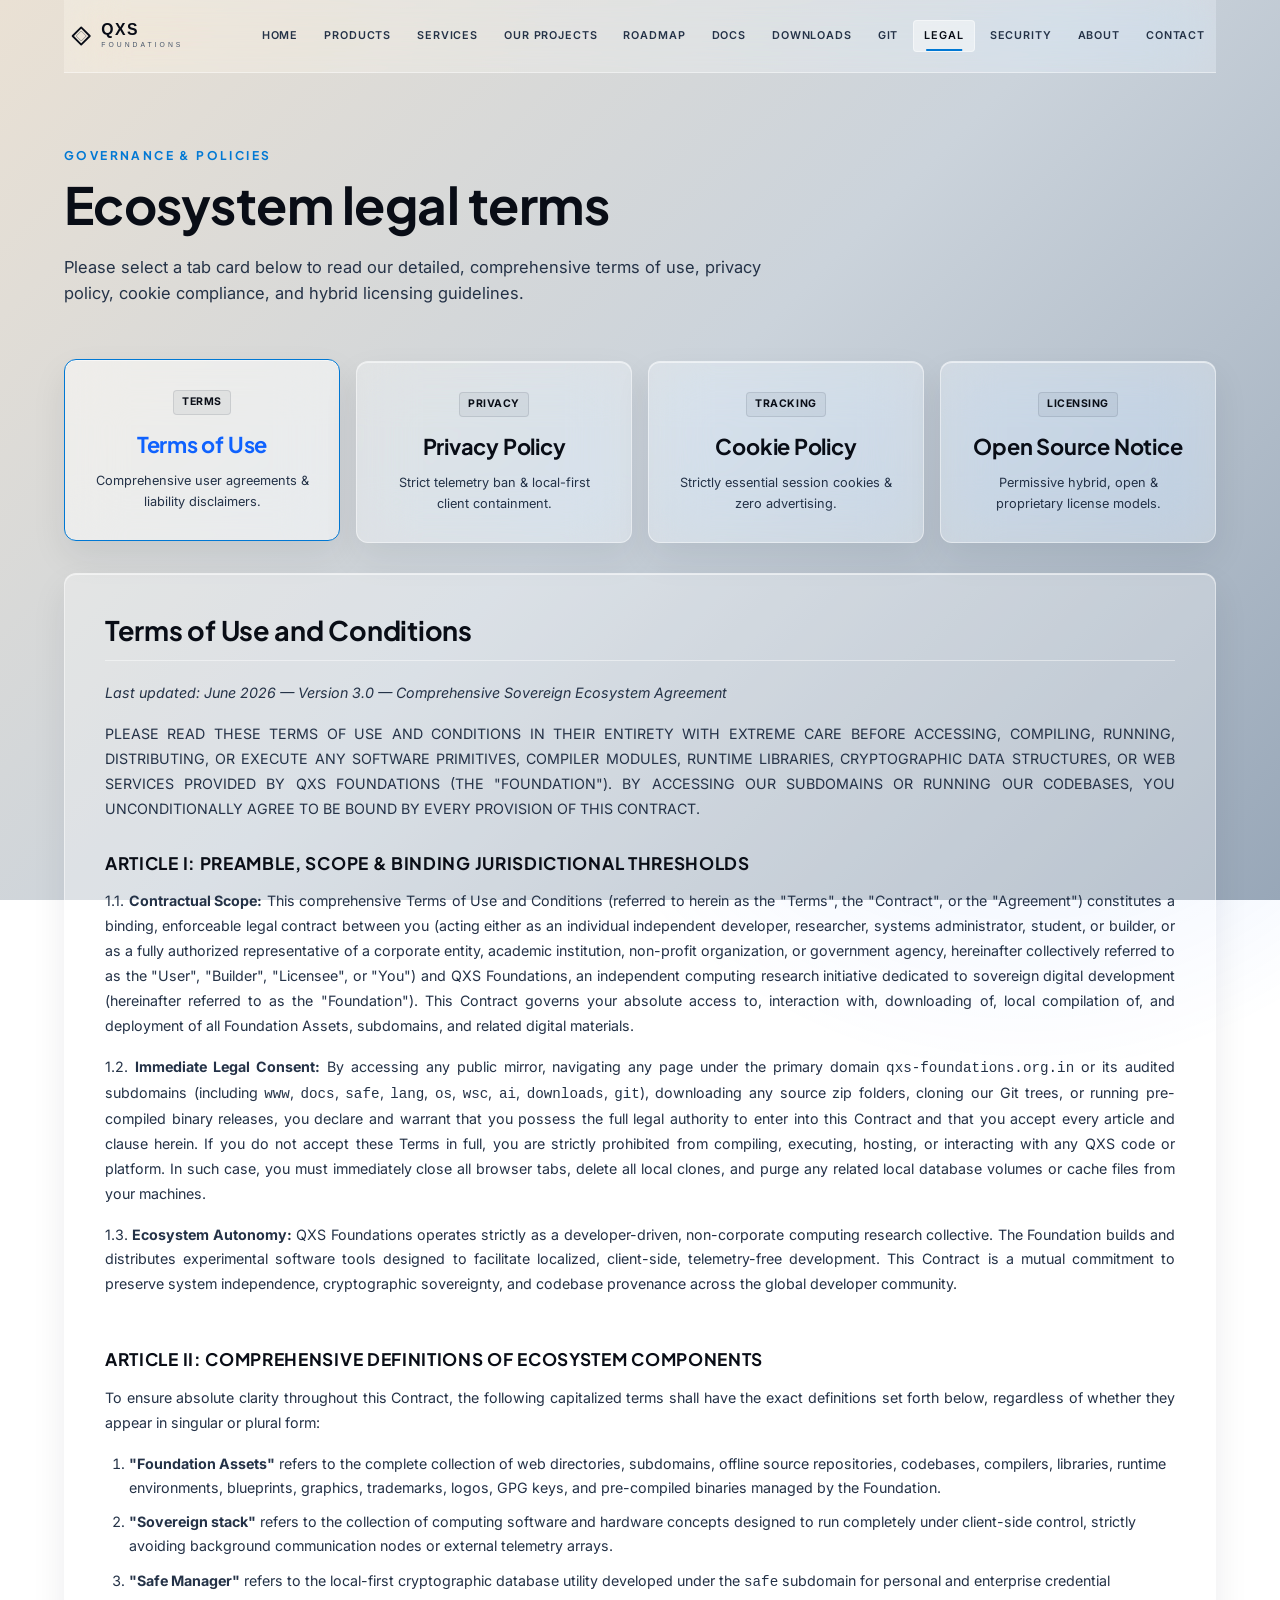
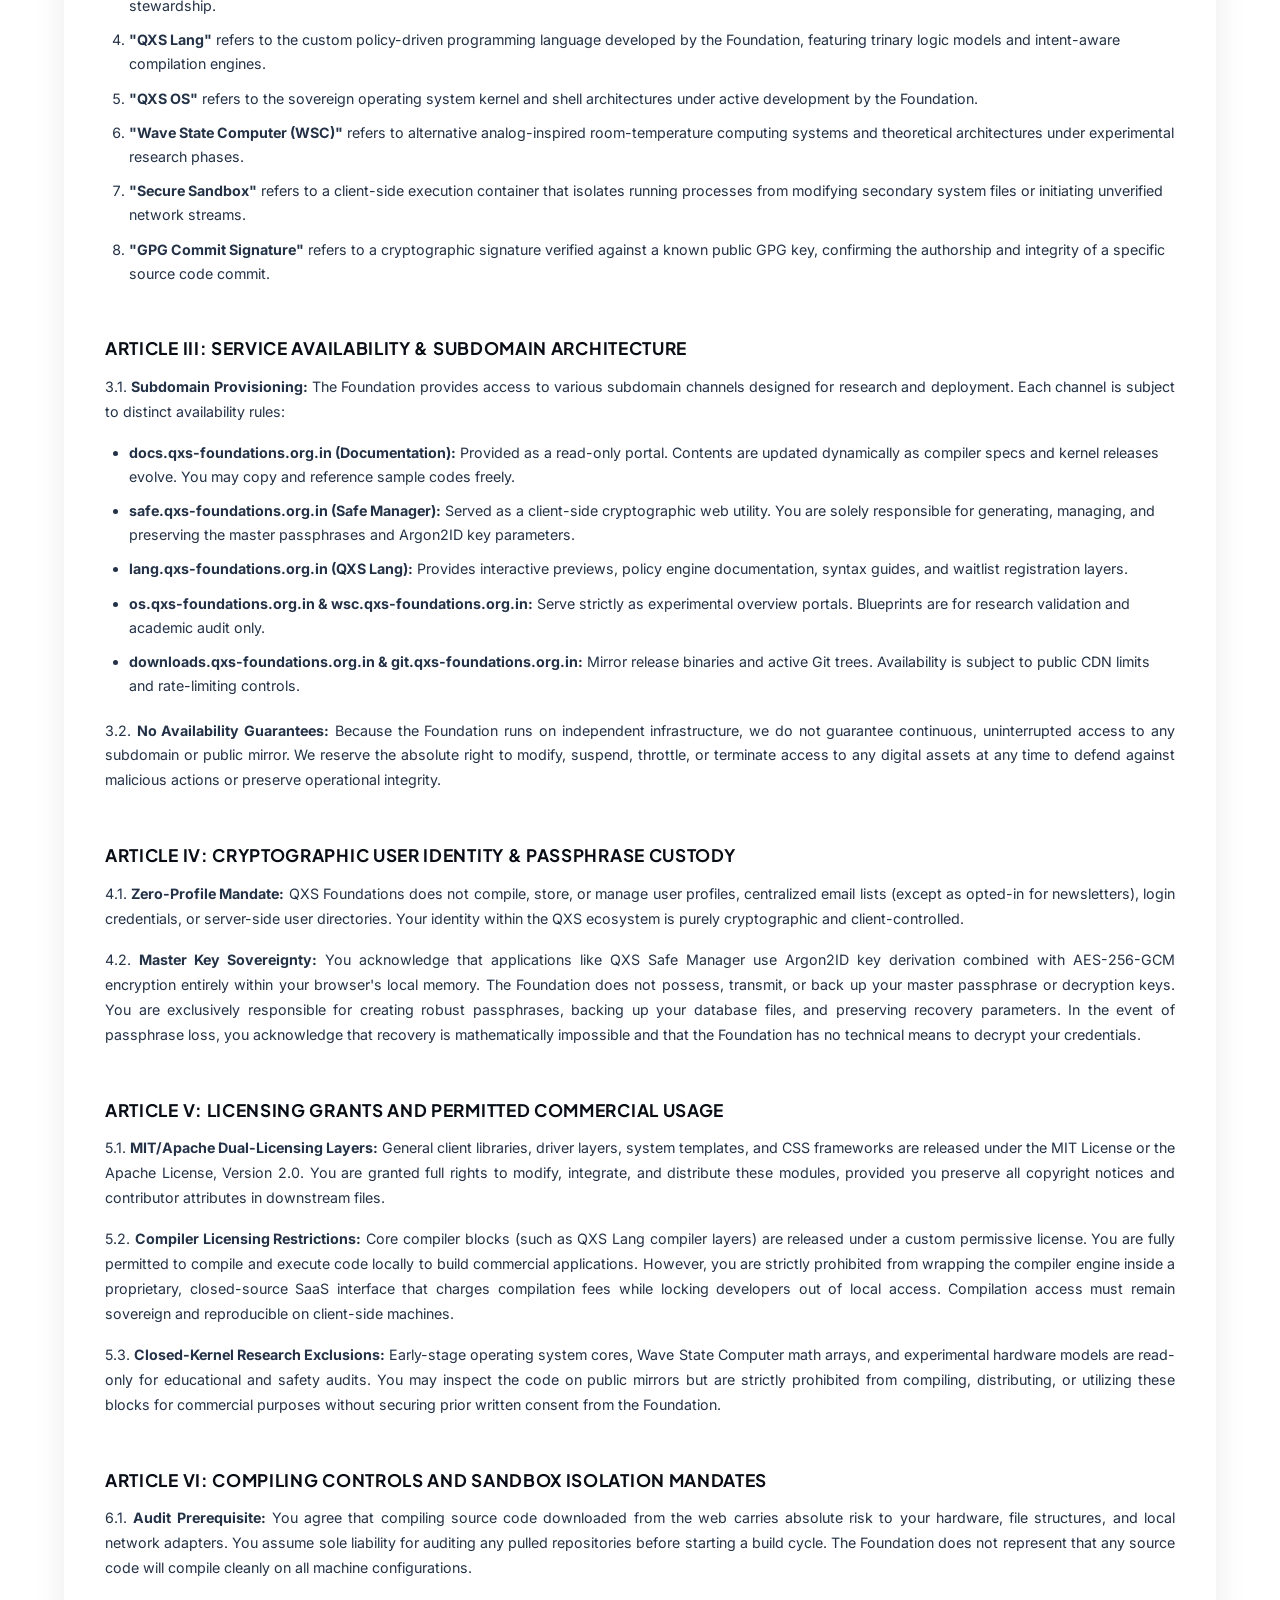
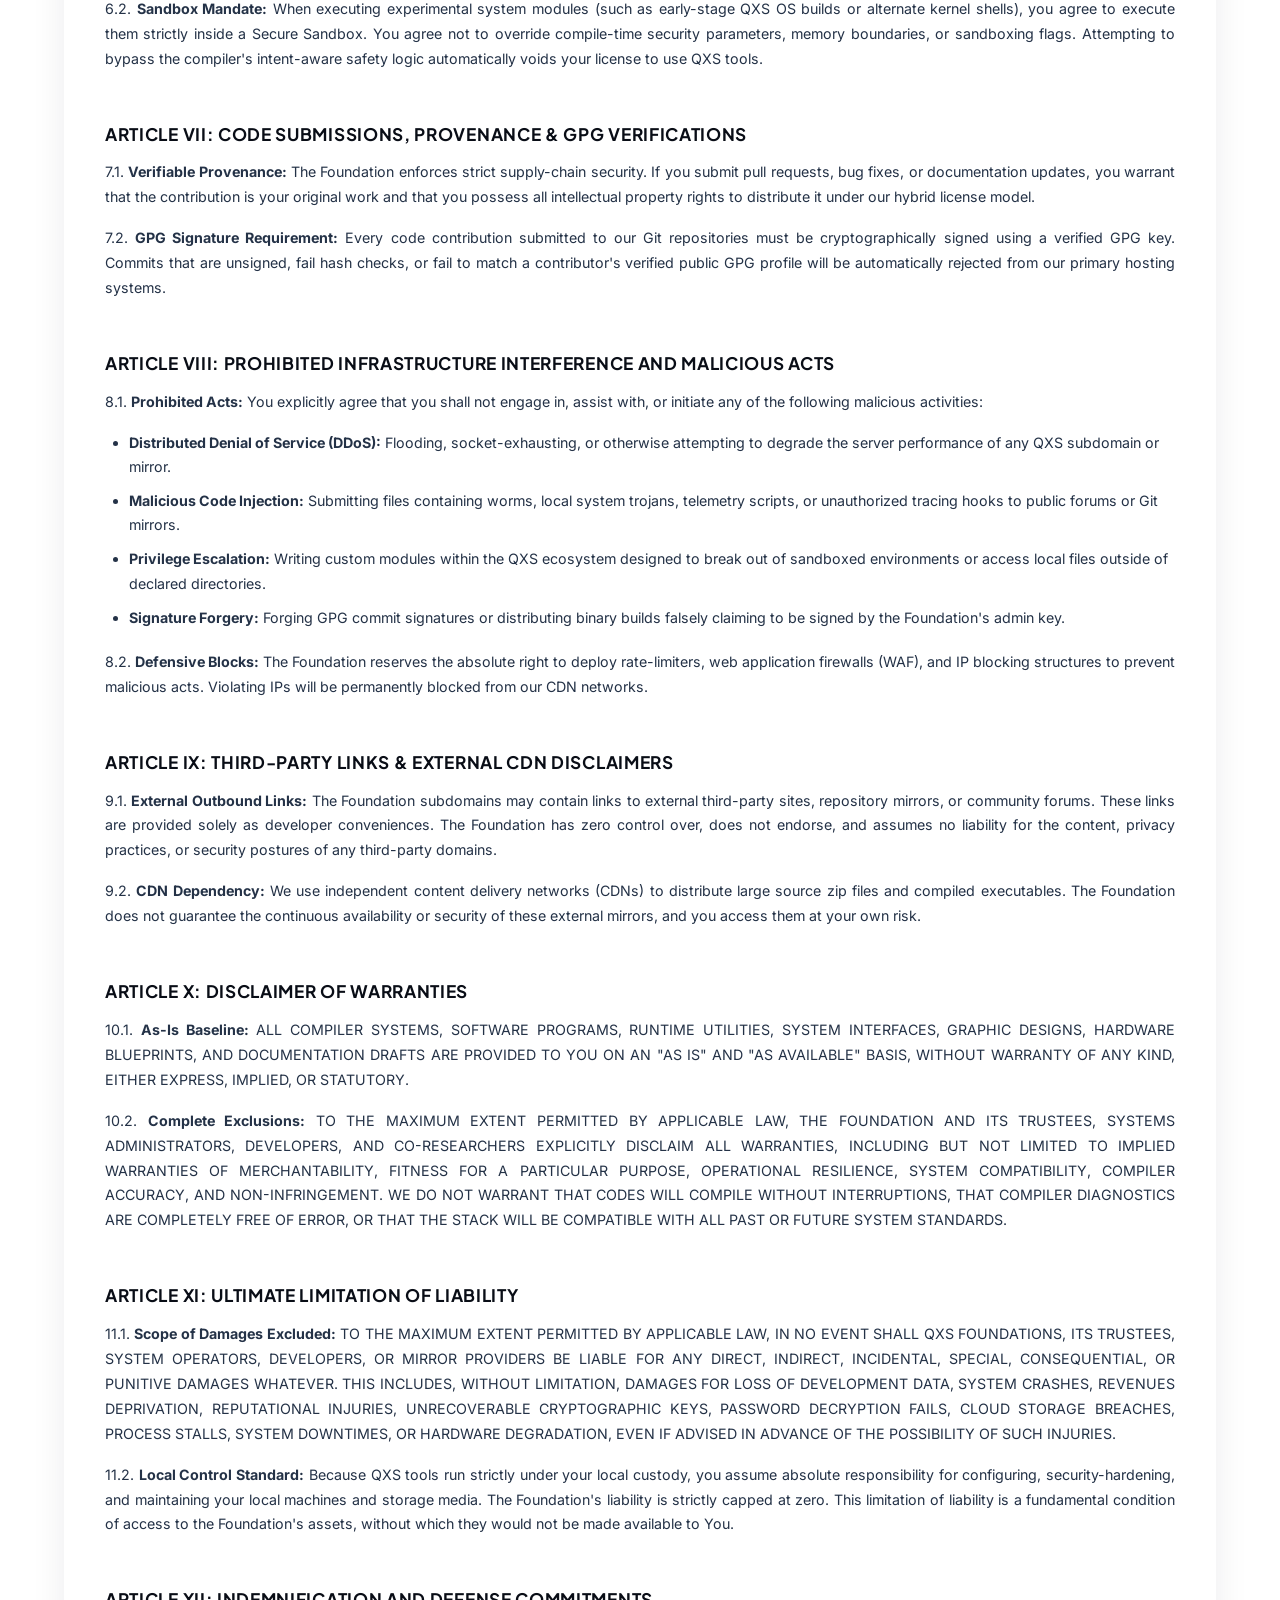
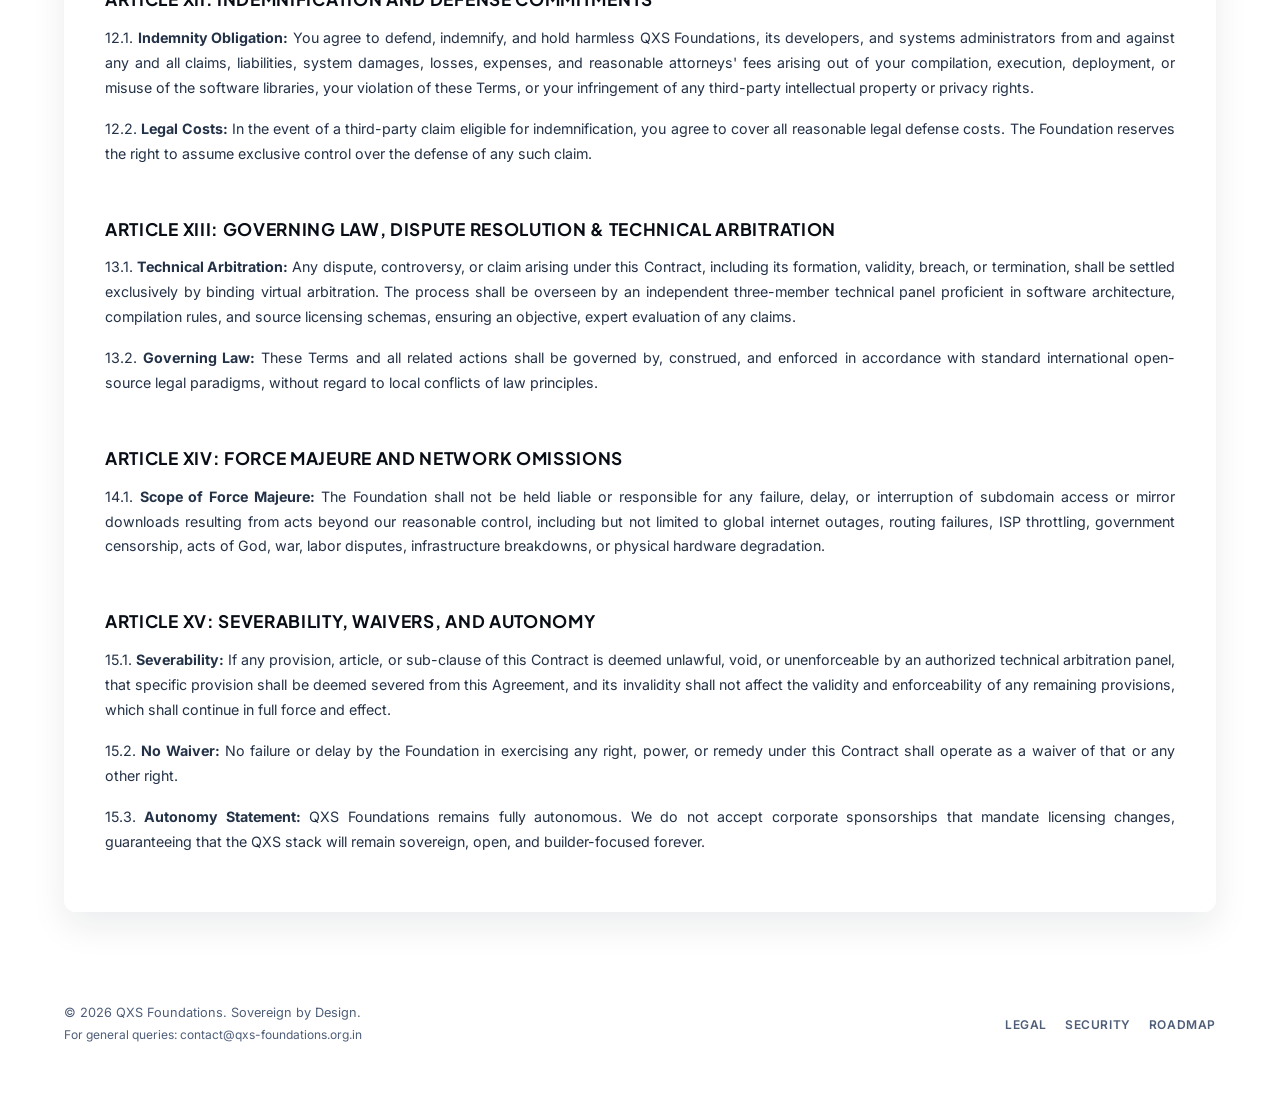
<file: legal.html>
<!DOCTYPE html>
<html lang="en">
<head>
  <meta charset="UTF-8">
  <meta name="viewport" content="width=device-width, initial-scale=1.0">
  <title>Legal | QXS Foundations</title>
  <link rel="stylesheet" href="css/style.css">
  <meta name="description" content="Detailed legal documentation for QXS Foundations including comprehensive Terms of Use, Privacy Policy, Cookie Policy, and Open Source Notice.">
  <style>
    /* Dedicated visual page styles for the interactive document viewer */
    .legal-tabs {
      display: grid;
      grid-template-columns: repeat(4, 1fr);
      gap: 16px;
      margin-bottom: 30px;
    }
    
    .tab-card {
      cursor: pointer;
      text-align: center;
      transition: all 0.4s cubic-bezier(0.25, 1, 0.5, 1);
    }
    
    .tab-card.active-tab {
      background: var(--bg-panel-hover);
      border-color: var(--accent-light);
      box-shadow: var(--shadow-card);
      transform: translateY(-2px);
    }
    
    .tab-card.active-tab h3 {
      color: var(--accent-blue);
    }
    
    /* Aero glass document container sheet */
    .legal-document-viewer {
      background: var(--bg-dark);
      border: 1px solid var(--border-muted);
      border-radius: var(--radius-lg);
      padding: 40px;
      box-shadow: var(--shadow-card);
      margin-bottom: 48px;
      position: relative;
    }
    
    .doc-content {
      display: none;
      animation: docFadeIn 0.4s ease forwards;
    }
    
    .doc-content.active-doc {
      display: block;
    }
    
    .doc-content h2 {
      font-size: 1.8rem;
      margin-bottom: 20px;
      border-bottom: 1px solid var(--border-muted);
      padding-bottom: 12px;
    }
    
    /* Highly comprehensive document section styling */
    .doc-content .legal-section {
      margin-top: 28px;
      border-top: 1px dashed var(--border-muted);
      padding-top: 20px;
    }
    
    .doc-content .legal-section:first-of-type {
      border-top: none;
      padding-top: 0;
    }
    
    .doc-content h3 {
      font-size: 1.15rem;
      margin-top: 0;
      margin-bottom: 12px;
      color: var(--text-primary);
      text-transform: uppercase;
      letter-spacing: 0.04em;
    }
    
    .doc-content p {
      font-size: 0.95rem;
      line-height: 1.75;
      margin-bottom: 16px;
      color: var(--text-secondary);
      text-align: justify;
    }
    
    .doc-content ol, .doc-content ul {
      margin-left: 24px;
      margin-bottom: 20px;
      display: grid;
      gap: 10px;
    }
    
    .doc-content li {
      font-size: 0.95rem;
      line-height: 1.7;
      color: var(--text-secondary);
    }
    
    @keyframes docFadeIn {
      from {
        opacity: 0;
        transform: translateY(8px);
      }
      to {
        opacity: 1;
        transform: translateY(0);
      }
    }
    
    @media (max-width: 964px) {
      .legal-tabs {
        grid-template-columns: repeat(2, 1fr);
      }
    }
    
    @media (max-width: 600px) {
      .legal-tabs {
        grid-template-columns: 1fr;
      }
    }
  </style>
</head>
<body class="legal-page">
  <div class="page-shell">
    <!-- Header Navigation -->
    <header class="site-header">
      <a class="brand" href="index.html">
        <img src="assets/logo.svg" alt="QXS Foundations" class="brand-logo">
      </a>
      <button class="menu-toggle" aria-label="Toggle navigation">☰</button>
      <nav class="site-nav">
        <a href="index.html">Home</a>
        <a href="products.html">Products</a>
        <a href="services.html">Services</a>
        <a href="projects.html">Our Projects</a>
        <a href="roadmap.html">Roadmap</a>
        <a href="docs.html">Docs</a>
        <a href="downloads.html">Downloads</a>
        <a href="git.html">Git</a>
        <a href="legal.html" class="active">Legal</a>
        <a href="security.html">Security</a>
        <a href="about.html">About</a>
        <a href="contact.html">Contact</a>
      </nav>
    </header>

    <main>
      <!-- Page Intro -->
      <section class="section page-intro reveal active">
        <div>
          <span class="eyebrow">Governance & Policies</span>
          <h1>Ecosystem legal terms</h1>
          <p>Please select a tab card below to read our detailed, comprehensive terms of use, privacy policy, cookie compliance, and hybrid licensing guidelines.</p>
        </div>
      </section>

      <!-- Interactive Tab Cards -->
      <section class="legal-tabs reveal">
        <article class="product-card tab-card active-tab" data-tab="terms">
          <span class="badge">Terms</span>
          <h3>Terms of Use</h3>
          <p style="font-size: 0.85rem; margin-top: 6px; margin-bottom: 0;">Comprehensive user agreements & liability disclaimers.</p>
        </article>

        <article class="product-card tab-card" data-tab="privacy">
          <span class="badge">Privacy</span>
          <h3>Privacy Policy</h3>
          <p style="font-size: 0.85rem; margin-top: 6px; margin-bottom: 0;">Strict telemetry ban & local-first client containment.</p>
        </article>

        <article class="product-card tab-card" data-tab="cookies">
          <span class="badge">Tracking</span>
          <h3>Cookie Policy</h3>
          <p style="font-size: 0.85rem; margin-top: 6px; margin-bottom: 0;">Strictly essential session cookies & zero advertising.</p>
        </article>

        <article class="product-card tab-card" data-tab="licensing">
          <span class="badge">Licensing</span>
          <h3>Open Source Notice</h3>
          <p style="font-size: 0.85rem; margin-top: 6px; margin-bottom: 0;">Permissive hybrid, open & proprietary license models.</p>
        </article>
      </section>

      <!-- Interactive Document Viewer Sheet -->
      <section class="legal-document-viewer reveal">
        
        <!-- 1. Terms of Use (Highly Detailed Formal Legal Text) -->
        <div id="doc-terms" class="doc-content active-doc">
          <h2>Terms of Use and Conditions</h2>
          <p><em>Last updated: June 2026 — Version 3.0 — Comprehensive Sovereign Ecosystem Agreement</em></p>
          <p>PLEASE READ THESE TERMS OF USE AND CONDITIONS IN THEIR ENTIRETY WITH EXTREME CARE BEFORE ACCESSING, COMPILING, RUNNING, DISTRIBUTING, OR EXECUTE ANY SOFTWARE PRIMITIVES, COMPILER MODULES, RUNTIME LIBRARIES, CRYPTOGRAPHIC DATA STRUCTURES, OR WEB SERVICES PROVIDED BY QXS FOUNDATIONS (THE "FOUNDATION"). BY ACCESSING OUR SUBDOMAINS OR RUNNING OUR CODEBASES, YOU UNCONDITIONALLY AGREE TO BE BOUND BY EVERY PROVISION OF THIS CONTRACT.</p>
          
          <div class="legal-section">
            <h3>Article I: Preamble, Scope & Binding Jurisdictional Thresholds</h3>
            <p>1.1. <strong>Contractual Scope:</strong> This comprehensive Terms of Use and Conditions (referred to herein as the "Terms", the "Contract", or the "Agreement") constitutes a binding, enforceable legal contract between you (acting either as an individual independent developer, researcher, systems administrator, student, or builder, or as a fully authorized representative of a corporate entity, academic institution, non-profit organization, or government agency, hereinafter collectively referred to as the "User", "Builder", "Licensee", or "You") and QXS Foundations, an independent computing research initiative dedicated to sovereign digital development (hereinafter referred to as the "Foundation"). This Contract governs your absolute access to, interaction with, downloading of, local compilation of, and deployment of all Foundation Assets, subdomains, and related digital materials.</p>
            <p>1.2. <strong>Immediate Legal Consent:</strong> By accessing any public mirror, navigating any page under the primary domain <code>qxs-foundations.org.in</code> or its audited subdomains (including <code>www</code>, <code>docs</code>, <code>safe</code>, <code>lang</code>, <code>os</code>, <code>wsc</code>, <code>ai</code>, <code>downloads</code>, <code>git</code>), downloading any source zip folders, cloning our Git trees, or running pre-compiled binary releases, you declare and warrant that you possess the full legal authority to enter into this Contract and that you accept every article and clause herein. If you do not accept these Terms in full, you are strictly prohibited from compiling, executing, hosting, or interacting with any QXS code or platform. In such case, you must immediately close all browser tabs, delete all local clones, and purge any related local database volumes or cache files from your machines.</p>
            <p>1.3. <strong>Ecosystem Autonomy:</strong> QXS Foundations operates strictly as a developer-driven, non-corporate computing research collective. The Foundation builds and distributes experimental software tools designed to facilitate localized, client-side, telemetry-free development. This Contract is a mutual commitment to preserve system independence, cryptographic sovereignty, and codebase provenance across the global developer community.</p>
          </div>

          <div class="legal-section">
            <h3>Article II: Comprehensive Definitions of Ecosystem Components</h3>
            <p>To ensure absolute clarity throughout this Contract, the following capitalized terms shall have the exact definitions set forth below, regardless of whether they appear in singular or plural form:</p>
            <ol>
              <li><strong>"Foundation Assets"</strong> refers to the complete collection of web directories, subdomains, offline source repositories, codebases, compilers, libraries, runtime environments, blueprints, graphics, trademarks, logos, GPG keys, and pre-compiled binaries managed by the Foundation.</li>
              <li><strong>"Sovereign stack"</strong> refers to the collection of computing software and hardware concepts designed to run completely under client-side control, strictly avoiding background communication nodes or external telemetry arrays.</li>
              <li><strong>"Safe Manager"</strong> refers to the local-first cryptographic database utility developed under the <code>safe</code> subdomain for personal and enterprise credential stewardship.</li>
              <li><strong>"QXS Lang"</strong> refers to the custom policy-driven programming language developed by the Foundation, featuring trinary logic models and intent-aware compilation engines.</li>
              <li><strong>"QXS OS"</strong> refers to the sovereign operating system kernel and shell architectures under active development by the Foundation.</li>
              <li><strong>"Wave State Computer (WSC)"</strong> refers to alternative analog-inspired room-temperature computing systems and theoretical architectures under experimental research phases.</li>
              <li><strong>"Secure Sandbox"</strong> refers to a client-side execution container that isolates running processes from modifying secondary system files or initiating unverified network streams.</li>
              <li><strong>"GPG Commit Signature"</strong> refers to a cryptographic signature verified against a known public GPG key, confirming the authorship and integrity of a specific source code commit.</li>
            </ol>
          </div>

          <div class="legal-section">
            <h3>Article III: Service Availability & Subdomain Architecture</h3>
            <p>3.1. <strong>Subdomain Provisioning:</strong> The Foundation provides access to various subdomain channels designed for research and deployment. Each channel is subject to distinct availability rules:</p>
            <ul>
              <li><strong>docs.qxs-foundations.org.in (Documentation):</strong> Provided as a read-only portal. Contents are updated dynamically as compiler specs and kernel releases evolve. You may copy and reference sample codes freely.</li>
              <li><strong>safe.qxs-foundations.org.in (Safe Manager):</strong> Served as a client-side cryptographic web utility. You are solely responsible for generating, managing, and preserving the master passphrases and Argon2ID key parameters.</li>
              <li><strong>lang.qxs-foundations.org.in (QXS Lang):</strong> Provides interactive previews, policy engine documentation, syntax guides, and waitlist registration layers.</li>
              <li><strong>os.qxs-foundations.org.in & wsc.qxs-foundations.org.in:</strong> Serve strictly as experimental overview portals. Blueprints are for research validation and academic audit only.</li>
              <li><strong>downloads.qxs-foundations.org.in & git.qxs-foundations.org.in:</strong> Mirror release binaries and active Git trees. Availability is subject to public CDN limits and rate-limiting controls.</li>
            </ul>
            <p>3.2. <strong>No Availability Guarantees:</strong> Because the Foundation runs on independent infrastructure, we do not guarantee continuous, uninterrupted access to any subdomain or public mirror. We reserve the absolute right to modify, suspend, throttle, or terminate access to any digital assets at any time to defend against malicious actions or preserve operational integrity.</p>
          </div>

          <div class="legal-section">
            <h3>Article IV: Cryptographic User Identity & Passphrase Custody</h3>
            <p>4.1. <strong>Zero-Profile Mandate:</strong> QXS Foundations does not compile, store, or manage user profiles, centralized email lists (except as opted-in for newsletters), login credentials, or server-side user directories. Your identity within the QXS ecosystem is purely cryptographic and client-controlled.</p>
            <p>4.2. <strong>Master Key Sovereignty:</strong> You acknowledge that applications like QXS Safe Manager use Argon2ID key derivation combined with AES-256-GCM encryption entirely within your browser's local memory. The Foundation does not possess, transmit, or back up your master passphrase or decryption keys. You are exclusively responsible for creating robust passphrases, backing up your database files, and preserving recovery parameters. In the event of passphrase loss, you acknowledge that recovery is mathematically impossible and that the Foundation has no technical means to decrypt your credentials.</p>
          </div>

          <div class="legal-section">
            <h3>Article V: Licensing Grants and Permitted Commercial Usage</h3>
            <p>5.1. <strong>MIT/Apache Dual-Licensing Layers:</strong> General client libraries, driver layers, system templates, and CSS frameworks are released under the MIT License or the Apache License, Version 2.0. You are granted full rights to modify, integrate, and distribute these modules, provided you preserve all copyright notices and contributor attributes in downstream files.</p>
            <p>5.2. <strong>Compiler Licensing Restrictions:</strong> Core compiler blocks (such as QXS Lang compiler layers) are released under a custom permissive license. You are fully permitted to compile and execute code locally to build commercial applications. However, you are strictly prohibited from wrapping the compiler engine inside a proprietary, closed-source SaaS interface that charges compilation fees while locking developers out of local access. Compilation access must remain sovereign and reproducible on client-side machines.</p>
            <p>5.3. <strong>Closed-Kernel Research Exclusions:</strong> Early-stage operating system cores, Wave State Computer math arrays, and experimental hardware models are read-only for educational and safety audits. You may inspect the code on public mirrors but are strictly prohibited from compiling, distributing, or utilizing these blocks for commercial purposes without securing prior written consent from the Foundation.</p>
          </div>

          <div class="legal-section">
            <h3>Article VI: Compiling Controls and Sandbox Isolation Mandates</h3>
            <p>6.1. <strong>Audit Prerequisite:</strong> You agree that compiling source code downloaded from the web carries absolute risk to your hardware, file structures, and local network adapters. You assume sole liability for auditing any pulled repositories before starting a build cycle. The Foundation does not represent that any source code will compile cleanly on all machine configurations.</p>
            <p>6.2. <strong>Sandbox Mandate:</strong> When executing experimental system modules (such as early-stage QXS OS builds or alternate kernel shells), you agree to execute them strictly inside a Secure Sandbox. You agree not to override compile-time security parameters, memory boundaries, or sandboxing flags. Attempting to bypass the compiler's intent-aware safety logic automatically voids your license to use QXS tools.</p>
          </div>

          <div class="legal-section">
            <h3>Article VII: Code Submissions, Provenance & GPG Verifications</h3>
            <p>7.1. <strong>Verifiable Provenance:</strong> The Foundation enforces strict supply-chain security. If you submit pull requests, bug fixes, or documentation updates, you warrant that the contribution is your original work and that you possess all intellectual property rights to distribute it under our hybrid license model.</p>
            <p>7.2. <strong>GPG Signature Requirement:</strong> Every code contribution submitted to our Git repositories must be cryptographically signed using a verified GPG key. Commits that are unsigned, fail hash checks, or fail to match a contributor's verified public GPG profile will be automatically rejected from our primary hosting systems.</p>
          </div>

          <div class="legal-section">
            <h3>Article VIII: Prohibited Infrastructure Interference and Malicious Acts</h3>
            <p>8.1. <strong>Prohibited Acts:</strong> You explicitly agree that you shall not engage in, assist with, or initiate any of the following malicious activities:</p>
            <ul>
              <li><strong>Distributed Denial of Service (DDoS):</strong> Flooding, socket-exhausting, or otherwise attempting to degrade the server performance of any QXS subdomain or mirror.</li>
              <li><strong>Malicious Code Injection:</strong> Submitting files containing worms, local system trojans, telemetry scripts, or unauthorized tracing hooks to public forums or Git mirrors.</li>
              <li><strong>Privilege Escalation:</strong> Writing custom modules within the QXS ecosystem designed to break out of sandboxed environments or access local files outside of declared directories.</li>
              <li><strong>Signature Forgery:</strong> Forging GPG commit signatures or distributing binary builds falsely claiming to be signed by the Foundation's admin key.</li>
            </ul>
            <p>8.2. <strong>Defensive Blocks:</strong> The Foundation reserves the absolute right to deploy rate-limiters, web application firewalls (WAF), and IP blocking structures to prevent malicious acts. Violating IPs will be permanently blocked from our CDN networks.</p>
          </div>

          <div class="legal-section">
            <h3>Article IX: Third-Party Links & External CDN Disclaimers</h3>
            <p>9.1. <strong>External Outbound Links:</strong> The Foundation subdomains may contain links to external third-party sites, repository mirrors, or community forums. These links are provided solely as developer conveniences. The Foundation has zero control over, does not endorse, and assumes no liability for the content, privacy practices, or security postures of any third-party domains.</p>
            <p>9.2. <strong>CDN Dependency:</strong> We use independent content delivery networks (CDNs) to distribute large source zip files and compiled executables. The Foundation does not guarantee the continuous availability or security of these external mirrors, and you access them at your own risk.</p>
          </div>

          <div class="legal-section">
            <h3>Article X: Disclaimer of Warranties</h3>
            <p>10.1. <strong>As-Is Baseline:</strong> ALL COMPILER SYSTEMS, SOFTWARE PROGRAMS, RUNTIME UTILITIES, SYSTEM INTERFACES, GRAPHIC DESIGNS, HARDWARE BLUEPRINTS, AND DOCUMENTATION DRAFTS ARE PROVIDED TO YOU ON AN "AS IS" AND "AS AVAILABLE" BASIS, WITHOUT WARRANTY OF ANY KIND, EITHER EXPRESS, IMPLIED, OR STATUTORY.</p>
            <p>10.2. <strong>Complete Exclusions:</strong> TO THE MAXIMUM EXTENT PERMITTED BY APPLICABLE LAW, THE FOUNDATION AND ITS TRUSTEES, SYSTEMS ADMINISTRATORS, DEVELOPERS, AND CO-RESEARCHERS EXPLICITLY DISCLAIM ALL WARRANTIES, INCLUDING BUT NOT LIMITED TO IMPLIED WARRANTIES OF MERCHANTABILITY, FITNESS FOR A PARTICULAR PURPOSE, OPERATIONAL RESILIENCE, SYSTEM COMPATIBILITY, COMPILER ACCURACY, AND NON-INFRINGEMENT. WE DO NOT WARRANT THAT CODES WILL COMPILE WITHOUT INTERRUPTIONS, THAT COMPILER DIAGNOSTICS ARE COMPLETELY FREE OF ERROR, OR THAT THE STACK WILL BE COMPATIBLE WITH ALL PAST OR FUTURE SYSTEM STANDARDS.</p>
          </div>

          <div class="legal-section">
            <h3>Article XI: Ultimate Limitation of Liability</h3>
            <p>11.1. <strong>Scope of Damages Excluded:</strong> TO THE MAXIMUM EXTENT PERMITTED BY APPLICABLE LAW, IN NO EVENT SHALL QXS FOUNDATIONS, ITS TRUSTEES, SYSTEM OPERATORS, DEVELOPERS, OR MIRROR PROVIDERS BE LIABLE FOR ANY DIRECT, INDIRECT, INCIDENTAL, SPECIAL, CONSEQUENTIAL, OR PUNITIVE DAMAGES WHATEVER. THIS INCLUDES, WITHOUT LIMITATION, DAMAGES FOR LOSS OF DEVELOPMENT DATA, SYSTEM CRASHES, REVENUES DEPRIVATION, REPUTATIONAL INJURIES, UNRECOVERABLE CRYPTOGRAPHIC KEYS, PASSWORD DECRYPTION FAILS, CLOUD STORAGE BREACHES, PROCESS STALLS, SYSTEM DOWNTIMES, OR HARDWARE DEGRADATION, EVEN IF ADVISED IN ADVANCE OF THE POSSIBILITY OF SUCH INJURIES.</p>
            <p>11.2. <strong>Local Control Standard:</strong> Because QXS tools run strictly under your local custody, you assume absolute responsibility for configuring, security-hardening, and maintaining your local machines and storage media. The Foundation's liability is strictly capped at zero. This limitation of liability is a fundamental condition of access to the Foundation's assets, without which they would not be made available to You.</p>
          </div>

          <div class="legal-section">
            <h3>Article XII: Indemnification and Defense Commitments</h3>
            <p>12.1. <strong>Indemnity Obligation:</strong> You agree to defend, indemnify, and hold harmless QXS Foundations, its developers, and systems administrators from and against any and all claims, liabilities, system damages, losses, expenses, and reasonable attorneys' fees arising out of your compilation, execution, deployment, or misuse of the software libraries, your violation of these Terms, or your infringement of any third-party intellectual property or privacy rights.</p>
            <p>12.2. <strong>Legal Costs:</strong> In the event of a third-party claim eligible for indemnification, you agree to cover all reasonable legal defense costs. The Foundation reserves the right to assume exclusive control over the defense of any such claim.</p>
          </div>

          <div class="legal-section">
            <h3>Article XIII: Governing Law, Dispute Resolution & Technical Arbitration</h3>
            <p>13.1. <strong>Technical Arbitration:</strong> Any dispute, controversy, or claim arising under this Contract, including its formation, validity, breach, or termination, shall be settled exclusively by binding virtual arbitration. The process shall be overseen by an independent three-member technical panel proficient in software architecture, compilation rules, and source licensing schemas, ensuring an objective, expert evaluation of any claims.</p>
            <p>13.2. <strong>Governing Law:</strong> These Terms and all related actions shall be governed by, construed, and enforced in accordance with standard international open-source legal paradigms, without regard to local conflicts of law principles.</p>
          </div>

          <div class="legal-section">
            <h3>Article XIV: Force Majeure and Network Omissions</h3>
            <p>14.1. <strong>Scope of Force Majeure:</strong> The Foundation shall not be held liable or responsible for any failure, delay, or interruption of subdomain access or mirror downloads resulting from acts beyond our reasonable control, including but not limited to global internet outages, routing failures, ISP throttling, government censorship, acts of God, war, labor disputes, infrastructure breakdowns, or physical hardware degradation.</p>
          </div>

          <div class="legal-section">
            <h3>Article XV: Severability, Waivers, and Autonomy</h3>
            <p>15.1. <strong>Severability:</strong> If any provision, article, or sub-clause of this Contract is deemed unlawful, void, or unenforceable by an authorized technical arbitration panel, that specific provision shall be deemed severed from this Agreement, and its invalidity shall not affect the validity and enforceability of any remaining provisions, which shall continue in full force and effect.</p>
            <p>15.2. <strong>No Waiver:</strong> No failure or delay by the Foundation in exercising any right, power, or remedy under this Contract shall operate as a waiver of that or any other right.</p>
            <p>15.3. <strong>Autonomy Statement:</strong> QXS Foundations remains fully autonomous. We do not accept corporate sponsorships that mandate licensing changes, guaranteeing that the QXS stack will remain sovereign, open, and builder-focused forever.</p>
          </div>
        </div>

        <!-- 2. Privacy Policy (Highly Detailed Formal Legal Text) -->
        <div id="doc-privacy" class="doc-content">
          <h2>Privacy Policy and Data Custody</h2>
          <p><em>Last updated: June 2026 — Version 3.3 — Core Governance Standard</em></p>
          <p>QXS FOUNDATIONS IS RIGOROUSLY COMMITTED TO A ZERO-TELEMETRY OPERATIONAL STANDARD. WE BELIEVE THAT SOVEREIGN INDEPENDENCE AND COMPLETE SYSTEM PRIVACY BELONG PURELY IN THE HANDS OF THE BUILDER. THIS COMPREHENSIVE PRIVACY POLICY OUTLINES OUR DATA MINIMIZATION PRACTICES, LOCAL CLIENT ENCRYPTION MODELS, AND COMPLIANCE EXPECTATIONS.</p>
          
          <div class="legal-section">
            <h3>Article I: Privacy Preamble & Zero-Telemetry Mandate</h3>
            <p>1.1. <strong>Sovereign Privacy:</strong> Modern development platforms, compiler tools, and utility applications actively profile developers by silently monitoring console inputs, logging compiler output errors, parsing local source directories, and transmitting telemetry metadata back to corporate database arrays. QXS Foundations completely rejects this pervasive tracking culture. Your intellectual property and software operations are your exclusive business.</p>
            <p>1.2. <strong>Categorical Telemetry Ban:</strong> All compiler systems, code packages, pre-compiled binaries, desktop utilities, command-line interfaces, and web frameworks developed by the Foundation are completely free of tracing cookies, tracking pixels, crash analytics, phone-home code segments, and telemetry reporting hooks. No user profile is ever created, and no metadata is transmitted to our servers when you build, compile, or run our applications.</p>
          </div>

          <div class="legal-section">
            <h3>Article II: Telemetry Ban and Diagnostic Exclusions</h3>
            <p>2.1. <strong>Zero Reporting:</strong> When a QXS compiler (such as QXS Lang) encounters a compilation error or core system crash, the diagnostic feedback loop remains entirely local on your machine. The compiler will write a local error report to your designated console screen or log directory, but will never attempt to package and upload this data to the Foundation. If you wish to seek assistance, you must copy and paste this text manually into an encrypted email thread with support.</p>
            <p>2.2. <strong>Local Debugging:</strong> All testing, benchmarking, and profiling tools developed by the Foundation run exclusively client-side. No background telemetry channels are opened, ensuring that your core developmental workflows, algorithms, and logic remain fully secure and unseen within your local environment.</p>
          </div>

          <div class="legal-section">
            <h3>Article III: Client-First Encryption Architecture & Master Key Custody</h3>
            <p>3.1. <strong>Local Cryptography:</strong> Utilities such as QXS Safe Manager encrypt, process, and decrypt database volumes entirely within your machine's local runtime memory space. All cryptographic actions rely on audited, high-precision algorithms, utilizing AES-256 in Galois/Counter Mode (GCM) paired with Argon2ID key derivation parameters. At no point do your unencrypted credentials, passphrases, or master keys leave your local machine.</p>
            <p>3.2. <strong>Absolute Key Custody:</strong> Because QXS Foundations does not host centralized cloud databases, we hold zero backup copies of your credentials, zero database keys, and zero system backdoors. You maintain absolute, exclusive custody of your system passphrases. If you lose your master key or forget your Argon2ID parameters, the Foundation has no technical capacity to assist you in restoring your data. Recovery is mathematically impossible without your local master key.</p>
          </div>

          <div class="legal-section">
            <h3>Article IV: Support Correspondence & rolling 30-Day Purge Rules</h3>
            <p>4.1. <strong>Minimal Communication:</strong> When you initiate contact with the Foundation via email (e.g. <code>contact@qxs-foundations.org.in</code>, <code>security@qxs-foundations.org.in</code>), we receive your sending email address and whatever information you choose to include in your message. This data is utilized solely for the purpose of answering your query, debugging reported issues, or evaluating vulnerability reports.</p>
            <p>4.2. <strong>Purge Rule:</strong> All support emails, logs, and attachments are processed through our routing systems and are automatically, permanently deleted within 30 calendar days of resolving the inquiry. No database of email addresses is compiled, and no technical telemetry profiles are ever linked to your support correspondence.</p>
          </div>

          <div class="legal-section">
            <h3>Article V: Server Logging Protocols & Automated Rolling Overwrites</h3>
            <p>5.1. <strong>Infrastructure Security Logs:</strong> Our web servers and content delivery networks (CDN) maintain basic network logs strictly to ensure server uptime and prevent DDoS attacks. These server logs record general transaction metadata, including connection timestamps, requested URLs, user-agent indicators, and the request status code.</p>
            <p>5.2. <strong>Anonymization and Deletion:</strong> These logs do not contain personal profiles or tracking identifiers, and the IP addresses are partially masked at the gateway. Security logs are automatically overwritten on a strict, rolling 7-day schedule, preventing the long-term storage of network traffic histories.</p>
          </div>

          <div class="legal-section">
            <h3>Article VI: Data Subject Rights & CCPA/GDPR Compliance Out of the Box</h3>
            <p>6.1. <strong>Compliance through Omission:</strong> We comply with all global data protection standards (including the European Union's General Data Protection Regulation - GDPR, the California Consumer Privacy Act - CCPA, and regional guidelines) through the ultimate standard of data omission. Because we do not collect, store, buy, sell, profile, or process your personal data, telemetry records, or behavioral indices, your rights to erasure, access, correction, and portability are satisfied instantly. There is simply no personal database in existence to request access to or deletion of.</p>
            <p>6.2. <strong>No Profiling:</strong> We engage in zero automated decision-making, zero user profiling, and zero cross-site behavioral tracking. Your developer workflow remains fully sovereign and private.</p>
          </div>

          <div class="legal-section">
            <h3>Article VII: Third-Party Integration and Script Exclusions</h3>
            <p>7.1. <strong>No Third-Party Scripts:</strong> QXS Foundations completely rejects the use of third-party tracking scripts, analytics cookies, or web beacons. Our subdomains do not host Google Analytics, Hotjar, Facebook Pixel, or any other tracking tools. All styling libraries, interactive scripts, and font layers are served directly from our secure local servers or are bundled locally to ensure that external servers cannot profile your visiting patterns.</p>
            <p>7.2. <strong>Audit of Public Mirrors:</strong> We routinely audit our community mirror repositories and downloads to ensure that no third-party package dependencies silently introduce tracking SDKs, analytics loops, or remote telemetry frameworks.</p>
          </div>

          <div class="legal-section">
            <h3>Article VIII: Auditability, Public Mirroring, and Supply Chain Security</h3>
            <p>8.1. <strong>Source Transparency:</strong> The only way to guarantee a zero-telemetry environment is through complete source code auditable transparency. Every line of QXS code is published openly on our Git mirrors, allowing independent developers and security firms to inspect the codebases, verify compilation structures, and guarantee the absolute absence of unannounced data transmission scripts.</p>
            <p>8.2. <strong>Secure Supply Chain:</strong> All official release archives are signed with verified GPG keys. We advise all users to check the cryptographic signature of their downloaded packages to verify that the files have not been intercepted, modified, or loaded with third-party tracking components.</p>
          </div>

          <div class="legal-section">
            <h3>Article IX: System Modifications and Policy Adaptation Standards</h3>
            <p>9.1. <strong>Policy Updates:</strong> The Foundation reserves the right to modify this Privacy Policy as new technologies, tools, and subdomains are integrated into the QXS ecosystem. When an update occurs, the date at the top of this document will be updated, and the new version will be published instantly on the <code>legal</code> portal.</p>
            <p>9.2. <strong>No Policy Dilution:</strong> We promise that no future policy update will ever dilute our commitment to a zero-telemetry environment. QXS Foundations will remain sovereign, private, and local-first forever.</p>
          </div>

          <div class="legal-section">
            <h3>Article X: Legal Contacts, Dispute Resolution, and Sovereignty</h3>
            <p>10.1. <strong>Contact Channels:</strong> For any privacy-related questions, developer audits, or coordinate reporting, you may reach us directly at: <code>contact@qxs-foundations.org.in</code>.</p>
            <p>10.2. <strong>Sovereignty:</strong> Your data belongs to you. By choosing QXS, you assume complete control over your local security protocols, encryption boundaries, and computing sovereignty. We respect and protect that choice by remaining completely out of your data loops.</p>
          </div>
        </div>

        <!-- 3. Cookie and Session Integrity Policy (Highly Detailed Formal Legal Text) -->
        <div id="doc-cookies" class="doc-content">
          <h2>Cookie and Session Integrity Policy</h2>
          <p><em>Last updated: June 2026 — Version 1.9 — Session Standards</em></p>
          <p>THIS COOKIE POLICY EXPLAINS HOW OUR SUBDOMAINS MAINTAIN MAXIMUM OPERATIONAL PRIVACY BY COMPLETELY BANNING BEHAVIORAL TRACKING AND ADVERTISING COOKIES, RESTRICTING LOCAL SESSION DATA ONLY TO STRICTLY NECESSARY SYSTEM OPERATIONS.</p>
          
          <div class="legal-section">
            <h3>Article I: Preamble and Basic Definitions of Tracking Technologies</h3>
            <p>1.1. <strong>Cookie definition:</strong> Cookies are small text files placed on your local browser cache by web servers to store configuration parameters, preferences, and session variables. Local Storage and IndexedDB are client-side database utilities built into modern browsers that allow web applications to retain layout states and configurations locally.</p>
            <p>1.2. <strong>Tracking Exclusions:</strong> QXS Foundations operates under a strict cookie exclusion policy. We believe that developers and builders should be able to read documentation, review products, check timelines, and browse subdomains without having their browser histories tracked, indexed, or commodified by third-party advertising conglomerates.</p>
          </div>

          <div class="legal-section">
            <h3>Article II: Classification of Cookies & Absolute Exclusions</h3>
            <p>2.1. <strong>Essential Session Storage:</strong> We only save cookies or local storage states in your browser when they are strictly, technically necessary for the functional operation of the website. These essential storage components do not track you across other websites, do not record your personal information, and cannot be used to profile your computing habits.</p>
            <p>2.2. <strong>No Marketing Cookies:</strong> We strictly do not use, save, or allow marketing cookies, retargeting pixels, social media widgets, or advertising cookies on any QXS domain or subdomain. Your browser memory remains completely free of corporate tracking footprints when you visit our sites.</p>
          </div>

          <div class="legal-section">
            <h3>Article III: Strictly Essential Cookies & System-Defined Storage Bounds</h3>
            <p>3.1. <strong>Essential Parameters:</strong> The strictly necessary local storage values saved on QXS domains are limited to:</p>
            <ul>
              <li><strong>Active Tab States:</strong> Storing which document tab you have selected on the <code>legal</code> directory to ensure the active tab remains consistent if you refresh the page.</li>
              <li><strong>UI Layout Choices:</strong> Retaining whether you have expanded or collapsed the mobile navigation menu, preventing the menu from visual glitches during viewport changes.</li>
              <li><strong>Safe Key Iterations:</strong> QXS Safe Manager may utilize local browser session states strictly to perform cryptographic operations (such as holding your active Argon2ID hash in temporary memory only during the active safe session, purging it immediately upon tab closure).</li>
            </ul>
            <p>3.2. <strong>Auto-Purge:</strong> Any essential cookies saved in your browser are session-based and are configured to automatically self-destruct as soon as you close your browser tab or clear your web cache.</p>
          </div>

          <div class="legal-section">
            <h3>Article IV: Complete Ban on Analytical, Behavioral, and Third-Party Pixels</h3>
            <p>4.1. <strong>Analytical Exclusions:</strong> We completely exclude Google Analytics, Hotjar, Facebook Connect, DoubleClick, and all other behavioral profiling and analytics platforms. We do not analyze your browsing journey, and we do not compile heatmaps or scroll logs. We believe the best way to protect your privacy is to simply never collect this data in the first place.</p>
            <p>4.2. <strong>No Social Tracking:</strong> We do not integrate active social media share buttons that silently load tracking scripts in the background. All links to public platforms are static HTML elements that do not drop tracking scripts or cookies onto your computer.</p>
          </div>

          <div class="legal-section">
            <h3>Article V: Web Subdomains Auditing & CDN Containment Policies</h3>
            <p>5.1. <strong>Subdomain Audits:</strong> The Foundation regularly audits all subdomains (<code>www</code>, <code>docs</code>, <code>safe</code>, <code>lang</code>, <code>os</code>, <code>wsc</code>, <code>ai</code>) to ensure that no developer updates accidentally introduce unauthorized cookies or session logs. All scripts, fonts, and styling elements are audited for strict privacy compliance.</p>
            <p>5.2. <strong>CDN Isolation:</strong> When using content delivery networks to distribute static site assets, we configure our gateways to strip all tracking headers, preventing CDN providers from dropping cookies or logging visitor behavioral profiles.</p>
          </div>

          <div class="legal-section">
            <h3>Article VI: Local Browser Controls, Configuration, and No-Degradation Guarantee</h3>
            <p>6.1. <strong>Browser Controls:</strong> You maintain absolute control over your browser security settings. You can choose to block all cookies, clear local storage volumes, or browse our subdomains using privacy-focused browsers or private window modes (Incognito).</p>
            <p>6.2. <strong>No Degradation:</strong> Unlike corporate websites that lock you out or break completely if you reject cookies, QXS Foundations sites are engineered to remain fully functional, lightweight, and accessible even if you block cookies and local storage entirely in your browser settings. You will suffer zero degradation in reading our docs, reviewing our products, or downloading our source archives.</p>
          </div>

          <div class="legal-section">
            <h3>Article VII: Policy Updates, Regulatory Alignments, and Contacts</h3>
            <p>7.1. <strong>Policy Updates:</strong> This Cookie Policy may be updated to reflect changes in web standards or system configurations. Any updates will be posted here with an updated version number.</p>
            <p>7.2. <strong>Legal Inquiries:</strong> If you have any questions or require an audit of our cookie-free systems, you may contact our systems administrator at: <code>contact@qxs-foundations.org.in</code>.</p>
          </div>
        </div>

        <!-- 4. Open Source / Licensing Notice (Highly Detailed Formal Legal Text) -->
        <div id="doc-licensing" class="doc-content">
          <h2>Open Source and Licensing Notice</h2>
          <p><em>Last updated: June 2026 — Version 4.3 — Primary Licensing Document</em></p>
          <p><strong>QXS Foundations is dedicated to sovereign open or Closed access. Our tools are released under permissive with some restrictions/ open / proprietary licensing, accompanied by clear, public contribution guidelines.</strong></p>
          
          <div class="legal-section">
            <h3>Article I: Hybrid Sovereign Licensing Architecture</h3>
            <p>1.1. <strong>Foundational Purpose:</strong> Modern software licensing paradigms are structurally broken. Standard corporate permissive licenses allow massive tech conglomerates to ingest open-source libraries, package them inside proprietary cloud API loops, and restrict developer sovereignty. Conversely, strict copyleft models can stifle enterprise integration and local prototyping. To solve this, QXS Foundations implements a robust, multi-tier hybrid licensing approach: **Sovereign Open or Closed Access**.</p>
            <p>1.2. <strong>Multi-Tier Classification:</strong> To support independent application development while protecting core architectural research from corporate exploitation, the QXS ecosystem is partitioned into distinct licensing categories:</p>
            <ol>
              <li><strong>Permissive Open Modules:</strong> Basic CLI utilities, local client drivers, document templates, and design schemas are released under highly permissive terms (such as MIT or Apache 2.0 dual licenses), allowing builders to integrate, modify, and distribute these layers with complete freedom.</li>
              <li><strong>Permissive with Restrictions:</strong> Core compiler blocks (such as QXS Lang compiler modules) and fundamental cryptographic security boundaries are released under custom permissive licenses that mandate absolute source attribution, GPG commit tracing, and restrict remote corporate SaaS packaging without providing local-first compiler execute options to end-users.</li>
              <li><strong>Proprietary / Closed Kernels:</strong> Early-stage operating system core modules (QXS OS kernels), low-level virtual machine layers, and experimental Wave State Computer (WSC) hardware simulation architectures may utilize proprietary or closed access models. This protects experimental architectural research from intellectual property dilution, ensuring that sovereign hardware and kernel designs remain secure and independent during early maturation phases.</li>
            </ol>
          </div>

          <div class="legal-section">
            <h3>Article II: Foundational Philosophy: Permissive vs Proprietary</h3>
            <p>2.1. <strong>Sovereignty Over Corporate Lock-in:</strong> The Foundation believes that open source must serve the individual developer, not just large cloud infrastructure corporations. By selectively employing proprietary licenses on core kernel structures while keeping compilers open and transparent, we prevent massive conglomerates from enclosing the QXS stack. This ensures the survival of an independent ecosystem for small and mid-level application developers.</p>
            <p>2.2. <strong>Sovereign Balance:</strong> This hybrid approach guarantees that the tools you build with remain open, customizable, and free from licensing traps, while the underlying deep-tech research remains shielded from corporate exploitation.</p>
          </div>

          <div class="legal-section">
            <h3>Article III: Permissive Open Modules (MIT/Apache 2.0 Dual License)</h3>
            <p>3.1. <strong>License Grant:</strong> The permissive open-source modules of the QXS stack are dual-licensed under the terms of the MIT License and the Apache License, Version 2.0. You may choose either license when modifying or distributing these modules.</p>
            <p>3.2. <strong> MIT Terms:</strong> Permission is hereby granted, free of charge, to any person obtaining a copy of these open-source modules, to deal in the software without restriction, including without limitation the rights to use, copy, modify, merge, publish, distribute, sublicense, and/or sell copies of the software, subject to preserving the original copyright notice in all copies.</p>
            <p>3.3. <strong>Apache 2.0 Terms:</strong> Subject to the terms and conditions of the Apache 2.0 License, each contributor grants You a perpetual, worldwide, non-exclusive, no-charge, royalty-free, irrevocable copyright and patent license to reproduce, prepare derivative works of, publicly display, and distribute the Work.</p>
          </div>

          <div class="legal-section">
            <h3>Article IV: Permissive with Restrictions (Intent-Aware Compiler Safety Clauses)</h3>
            <p>4.1. <strong>Intent-Aware Licensing:</strong> Core compiler layers (such as QXS Lang modules) are licensed under custom permissive terms containing strict safety and sovereignty restrictions. You are fully permitted to download, compile, modify, and use the compiler locally to build any software applications.</p>
            <p>4.2. <strong>SaaS Restrictions:</strong> You agree not to wrap the compiler engine into a proprietary, paid cloud compiling API that restricts developers from downloading the source code or compiling their codebases locally. If you offer QXS compilation services, you must provide the end-users with the exact compiler configuration files and command-line scripts to reproduce the builds locally on their own hardware.</p>
          </div>

          <div class="legal-section">
            <h3>Article V: Proprietary / Closed Kernels</h3>
            <p>5.1. <strong>Sovereign Hardware Research:</strong> Deep hardware simulation blueprints, experimental wave state math arrays, and core OS kernel blocks are protected under proprietary licensing models. Access to these source codes is provided strictly on a read-only, review-only basis through our public git mirrors for security auditing and educational verification.</p>
            <p>5.2. <strong>Distribution Ban:</strong> You are strictly prohibited from compiling, repackaging, or distributing these closed/proprietary modules for commercial purposes without securing prior, explicit written authorization from QXS Foundations' governing board.</p>
          </div>

          <div class="legal-section">
            <h3>Article VI: Public Code Mirroring, Auditing, and Supply-Chain Safety</h3>
            <p>6.1. <strong>Auditable Transparency:</strong> Regardless of whether a QXS module is licensed as permissive, restricted, or closed/proprietary, the Foundation publishes every single line of active source code on our public Git mirror repositories (<code>git.qxs-foundations.org.in</code>). We reject security through obscurity, ensuring that independent builders can audit every logic block, verify compilation variables, and guarantee the complete absence of backdoors, telemetry, or hidden tracking scripts.</p>
            <p>6.2. <strong>Supply Chain Verification:</strong> Every official software release is signed using the Foundation's verified GPG key. Builders are advised to cryptographically verify these signatures to guarantee that their local installations exactly match the audited source blocks published on our mirrors.</p>
          </div>

          <div class="legal-section">
            <h3>Article VII: GPG Cryptographic Signatures & Commit Verification Standards</h3>
            <p>7.1. <strong>Strict Signature Rules:</strong> To protect the ecosystem against supply chain compromises and code injection attacks, the Foundation enforces a strict GPG commit signature policy. Every commit in our public tree must be cryptographically signed by a verified GPG key linked to an authorized contributor's public profile.</p>
            <p>7.2. <strong>Automatic Rejection:</strong> Any commits that lack a verified GPG signature, contain altered hash chains, or fail our automated container validation checks will be automatically, permanently rejected from our primary git mirror streams.</p>
          </div>

          <div class="legal-section">
            <h3>Article VIII: Contributor License Agreement (CLA) & Intellectual Property Assigns</h3>
            <p>8.1. <strong>Submission of Contributions:</strong> When you submit any code, document updates, bug fixes, or architectural proposals to the Foundation, you agree to assign contribution rights under the terms of our Contributor License Agreement (CLA).</p>
            <p>8.2. <strong>IP Assignment:</strong> By submitting a contribution, you grant the Foundation a perpetual, worldwide, non-exclusive, no-charge, royalty-free, irrevocable copyright and patent license to reproduce, adapt, compile, and distribute your contributions under our hybrid licensing architecture, while maintaining your personal attribution in the contributor roll.</p>
          </div>

          <div class="legal-section">
            <h3>Article IX: Licensing Arbitration, Rights Enforcement, and Foundation Autonomy</h3>
            <p>9.1. <strong>Licensing Disputes:</strong> Any dispute, claim, or copyright inquiry arising under this Licensing Notice shall be submitted exclusively to independent open-source arbitration overseen by a technical audit panel proficient in software licensing, source provenance, and compiler safety systems.</p>
            <p>9.2. <strong>Autonomy Statement:</strong> QXS Foundations remains fully autonomous. We do not accept corporate sponsorships that mandate licensing changes, guaranteeing that the QXS stack will remain sovereign, open, and builder-focused forever.</p>
          </div>
        </div>

      </section>
    </main>

    <!-- Footer -->
    <footer class="site-footer">
      <div>
        <p>&copy; 2026 QXS Foundations. Sovereign by Design.</p>
        <p style="font-size: 0.8rem;">For general queries: <a href="mailto:contact@qxs-foundations.org.in">contact@qxs-foundations.org.in</a></p>
      </div>
      <nav class="footer-nav">
        <a href="legal.html">Legal</a>
        <a href="security.html">Security</a>
        <a href="roadmap.html">Roadmap</a>
      </nav>
    </footer>
  </div>

  <script src="js/main.js"></script>
  
  <!-- Smooth Liquid Tab Switcher Script -->
  <script>
    document.addEventListener('DOMContentLoaded', () => {
      const tabs = document.querySelectorAll('.tab-card');
      const docs = document.querySelectorAll('.doc-content');
      
      tabs.forEach(tab => {
        tab.addEventListener('click', () => {
          // Set active tab class
          tabs.forEach(t => t.classList.remove('active-tab'));
          tab.classList.add('active-tab');
          
          // Set active document display
          const targetTab = tab.dataset.tab;
          docs.forEach(doc => {
            if (doc.id === `doc-${targetTab}`) {
              doc.classList.add('active-doc');
            } else {
              doc.classList.remove('active-doc');
            }
          });
          
          // Smooth scroll to document viewer on mobile viewports
          if (window.innerWidth < 768) {
            document.querySelector('.legal-document-viewer').scrollIntoView({ behavior: 'smooth' });
          }
        });
      });
    });
  </script>
</body>
</html>
</file>
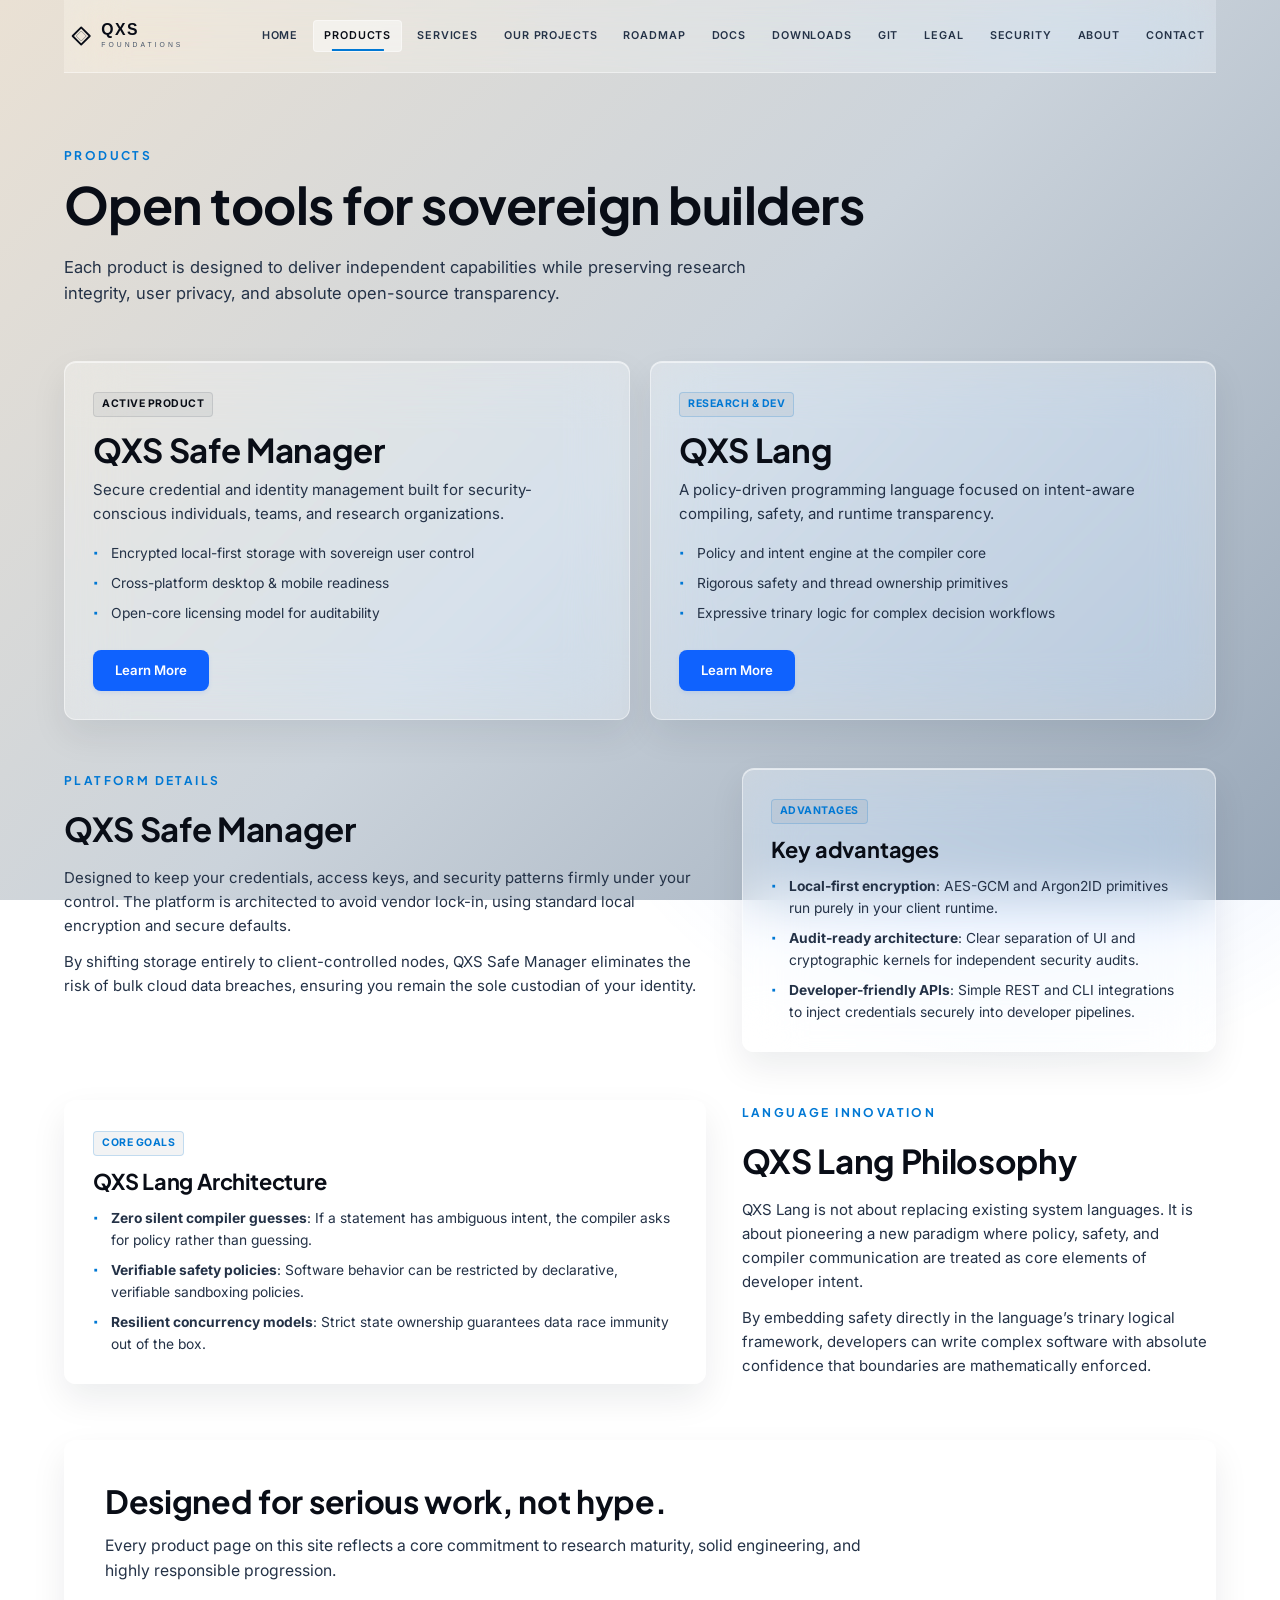
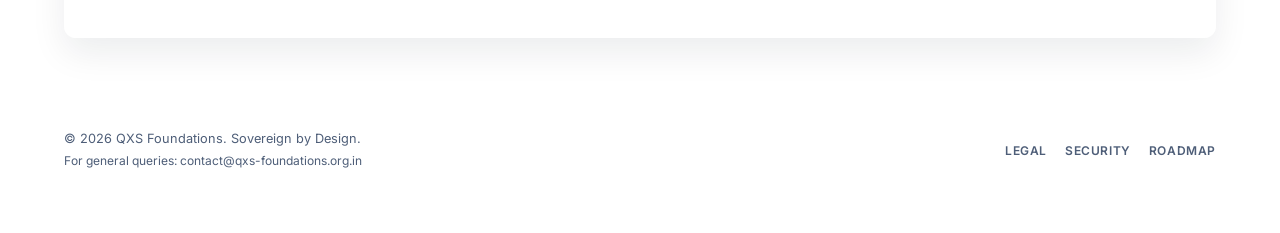
<file: products.html>
<!DOCTYPE html>
<html lang="en">
<head>
  <meta charset="UTF-8">
  <meta name="viewport" content="width=device-width, initial-scale=1.0">
  <title>Products | QXS Foundations</title>
  <link rel="stylesheet" href="css/style.css">
  <meta name="description" content="Discover QXS Foundations products: QXS Safe Manager and QXS Lang. Sovereign, secure, and policy-driven tools for developers.">
</head>
<body class="products-page">
  <div class="page-shell">
    <!-- Header Navigation -->
    <header class="site-header">
      <a class="brand" href="index.html">
        <img src="assets/logo.svg" alt="QXS Foundations" class="brand-logo">
      </a>
      <button class="menu-toggle" aria-label="Toggle navigation">☰</button>
      <nav class="site-nav">
        <a href="index.html">Home</a>
        <a href="products.html" class="active">Products</a>
        <a href="services.html">Services</a>
        <a href="projects.html">Our Projects</a>
        <a href="roadmap.html">Roadmap</a>
        <a href="docs.html">Docs</a>
        <a href="downloads.html">Downloads</a>
        <a href="git.html">Git</a>
        <a href="legal.html">Legal</a>
        <a href="security.html">Security</a>
        <a href="about.html">About</a>
        <a href="contact.html">Contact</a>
      </nav>
    </header>

    <main>
      <!-- Page Intro -->
      <section class="section page-intro reveal active">
        <div>
          <span class="eyebrow">Products</span>
          <h1>Open tools for sovereign builders</h1>
          <p>Each product is designed to deliver independent capabilities while preserving research integrity, user privacy, and absolute open-source transparency.</p>
        </div>
      </section>

      <!-- Products Grid -->
      <section class="section card-grid reveal">
        <article class="product-card">
          <span class="badge">Active Product</span>
          <h2>QXS Safe Manager</h2>
          <p>Secure credential and identity management built for security-conscious individuals, teams, and research organizations.</p>
          <ul>
            <li>Encrypted local-first storage with sovereign user control</li>
            <li>Cross-platform desktop & mobile readiness</li>
            <li>Open-core licensing model for auditability</li>
          </ul>
          <a class="button button-primary" href="#safe-manager" style="margin-top: 10px;">Learn More</a>
        </article>

        <article class="product-card">
          <span class="badge badge-secondary">Research & Dev</span>
          <h2>QXS Lang</h2>
          <p>A policy-driven programming language focused on intent-aware compiling, safety, and runtime transparency.</p>
          <ul>
            <li>Policy and intent engine at the compiler core</li>
            <li>Rigorous safety and thread ownership primitives</li>
            <li>Expressive trinary logic for complex decision workflows</li>
          </ul>
          <a class="button button-primary" href="#qxs-lang" style="margin-top: 10px;">Learn More</a>
        </article>
      </section>

      <!-- Deep Dive: Safe Manager -->
      <section id="safe-manager" class="section split reveal">
        <div>
          <span class="eyebrow">Platform Details</span>
          <h2 style="margin-top: 8px; margin-bottom: 16px;">QXS Safe Manager</h2>
          <p style="margin-bottom: 12px;">Designed to keep your credentials, access keys, and security patterns firmly under your control. The platform is architected to avoid vendor lock-in, using standard local encryption and secure defaults.</p>
          <p>By shifting storage entirely to client-controlled nodes, QXS Safe Manager eliminates the risk of bulk cloud data breaches, ensuring you remain the sole custodian of your identity.</p>
        </div>
        <div class="panel-card">
          <span class="badge badge-secondary" style="margin-bottom: 8px;">Advantages</span>
          <h3 style="margin-bottom: 8px; color: var(--text-primary);">Key advantages</h3>
          <ul style="margin: 0;">
            <li><strong>Local-first encryption</strong>: AES-GCM and Argon2ID primitives run purely in your client runtime.</li>
            <li><strong>Audit-ready architecture</strong>: Clear separation of UI and cryptographic kernels for independent security audits.</li>
            <li><strong>Developer-friendly APIs</strong>: Simple REST and CLI integrations to inject credentials securely into developer pipelines.</li>
          </ul>
        </div>
      </section>

      <!-- Deep Dive: QXS Lang -->
      <section id="qxs-lang" class="section split reveal">
        <div class="panel-card">
          <span class="badge badge-secondary" style="margin-bottom: 8px;">Core Goals</span>
          <h3 style="margin-bottom: 8px; color: var(--text-primary);">QXS Lang Architecture</h3>
          <ul style="margin: 0;">
            <li><strong>Zero silent compiler guesses</strong>: If a statement has ambiguous intent, the compiler asks for policy rather than guessing.</li>
            <li><strong>Verifiable safety policies</strong>: Software behavior can be restricted by declarative, verifiable sandboxing policies.</li>
            <li><strong>Resilient concurrency models</strong>: Strict state ownership guarantees data race immunity out of the box.</li>
          </ul>
        </div>
        <div>
          <span class="eyebrow">Language Innovation</span>
          <h2 style="margin-top: 8px; margin-bottom: 16px;">QXS Lang Philosophy</h2>
          <p style="margin-bottom: 12px;">QXS Lang is not about replacing existing system languages. It is about pioneering a new paradigm where policy, safety, and compiler communication are treated as core elements of developer intent.</p>
          <p>By embedding safety directly in the language’s trinary logical framework, developers can write complex software with absolute confidence that boundaries are mathematically enforced.</p>
        </div>
      </section>

      <!-- Highlight Banner -->
      <section class="section highlight-banner reveal">
        <div>
          <h2>Designed for serious work, not hype.</h2>
          <p>Every product page on this site reflects a core commitment to research maturity, solid engineering, and highly responsible progression.</p>
        </div>
      </section>
    </main>

    <!-- Footer -->
    <footer class="site-footer">
      <div>
        <p>&copy; 2026 QXS Foundations. Sovereign by Design.</p>
        <p style="font-size: 0.8rem;">For general queries: <a href="mailto:contact@qxs-foundations.org.in">contact@qxs-foundations.org.in</a></p>
      </div>
      <nav class="footer-nav">
        <a href="legal.html">Legal</a>
        <a href="security.html">Security</a>
        <a href="roadmap.html">Roadmap</a>
      </nav>
    </footer>
  </div>

  <script src="js/main.js"></script>
</body>
</html>
</file>
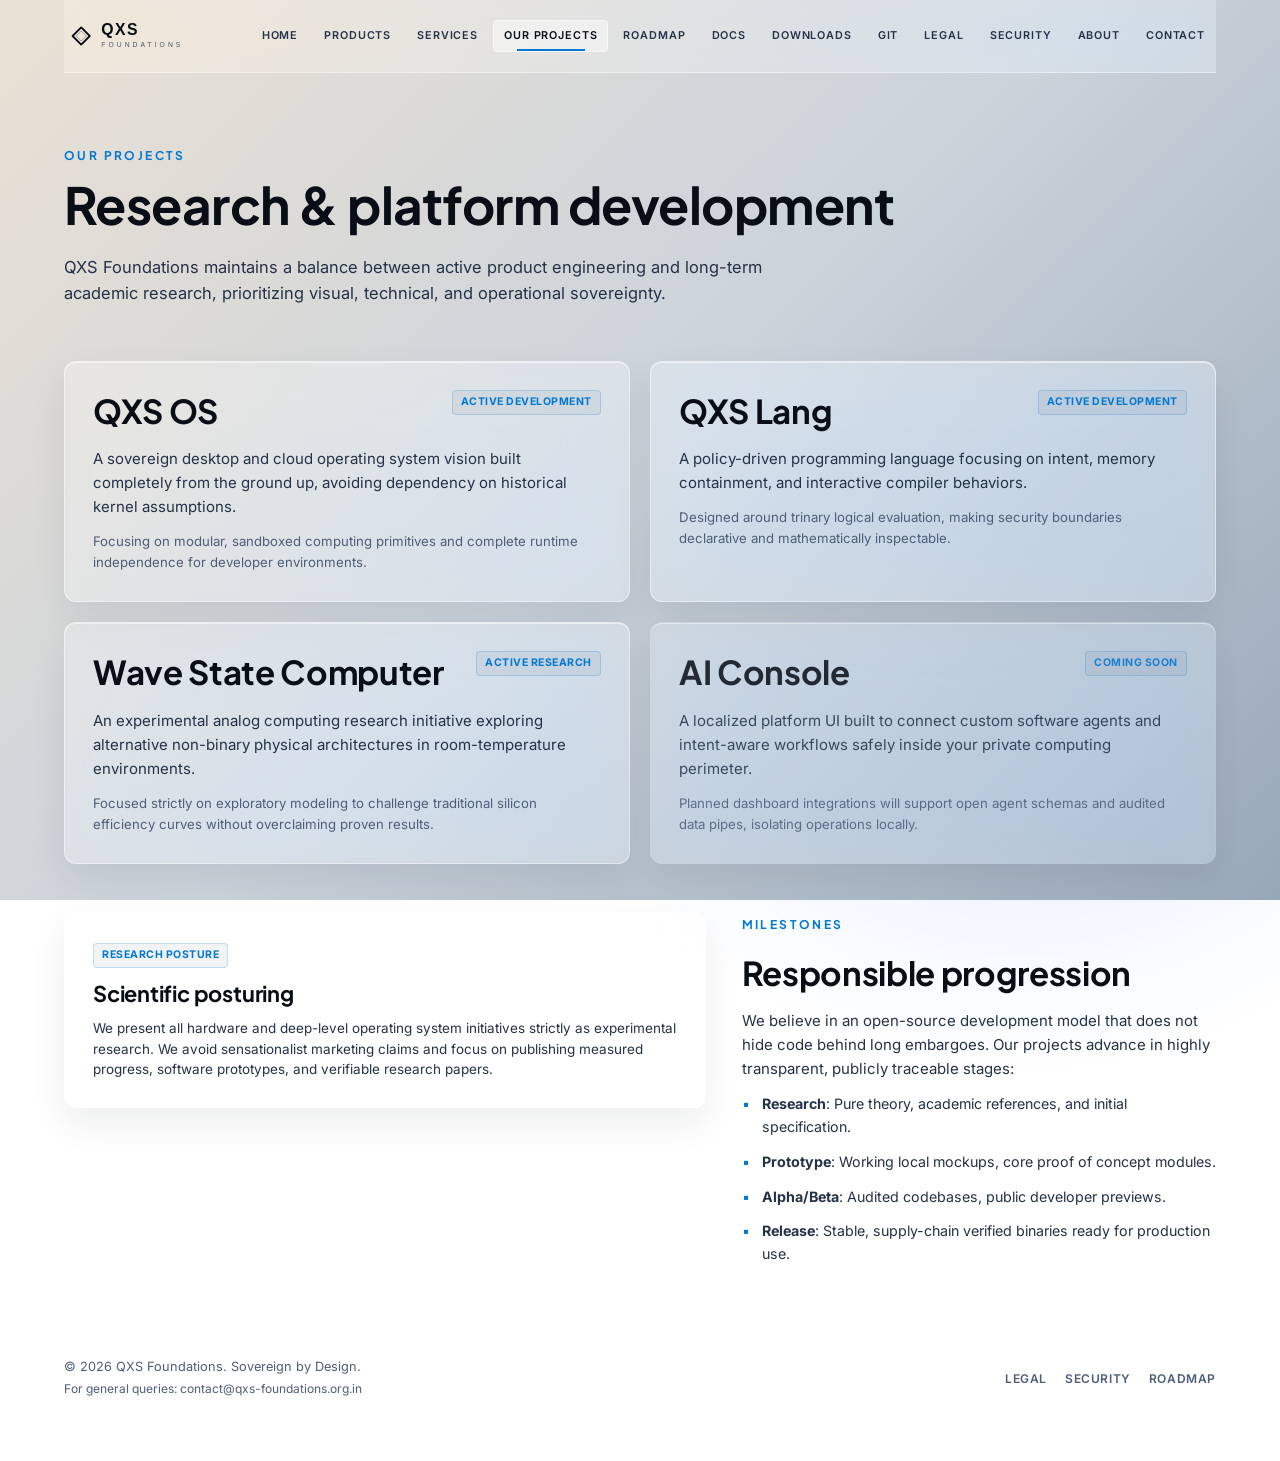
<file: projects.html>
<!DOCTYPE html>
<html lang="en">
<head>
  <meta charset="UTF-8">
  <meta name="viewport" content="width=device-width, initial-scale=1.0">
  <title>Our Projects | QXS Foundations</title>
  <link rel="stylesheet" href="css/style.css">
  <meta name="description" content="Discover the research and platform development initiatives under QXS Foundations: QXS OS, QXS Lang, Wave State Computer, and AI Console.">
</head>
<body class="projects-page">
  <div class="page-shell">
    <!-- Header Navigation -->
    <header class="site-header">
      <a class="brand" href="index.html">
        <img src="assets/logo.svg" alt="QXS Foundations" class="brand-logo">
      </a>
      <button class="menu-toggle" aria-label="Toggle navigation">☰</button>
      <nav class="site-nav">
        <a href="index.html">Home</a>
        <a href="products.html">Products</a>
        <a href="services.html">Services</a>
        <a href="projects.html" class="active">Our Projects</a>
        <a href="roadmap.html">Roadmap</a>
        <a href="docs.html">Docs</a>
        <a href="downloads.html">Downloads</a>
        <a href="git.html">Git</a>
        <a href="legal.html">Legal</a>
        <a href="security.html">Security</a>
        <a href="about.html">About</a>
        <a href="contact.html">Contact</a>
      </nav>
    </header>

    <main>
      <!-- Page Intro -->
      <section class="section page-intro reveal active">
        <div>
          <span class="eyebrow">Our Projects</span>
          <h1>Research & platform development</h1>
          <p>QXS Foundations maintains a balance between active product engineering and long-term academic research, prioritizing visual, technical, and operational sovereignty.</p>
        </div>
      </section>

      <!-- Projects Grid (2-Column Grid) -->
      <section class="section card-grid reveal">
        <article class="project-card">
          <div style="display: flex; justify-content: space-between; align-items: flex-start;">
            <h2>QXS OS</h2>
            <span class="badge badge-secondary">Active Development</span>
          </div>
          <p style="margin-top: 8px; margin-bottom: 12px;">A sovereign desktop and cloud operating system vision built completely from the ground up, avoiding dependency on historical kernel assumptions.</p>
          <p style="font-size: 0.88rem; color: var(--text-muted); margin-bottom: 0;">Focusing on modular, sandboxed computing primitives and complete runtime independence for developer environments.</p>
        </article>

        <article class="project-card">
          <div style="display: flex; justify-content: space-between; align-items: flex-start;">
            <h2>QXS Lang</h2>
            <span class="badge badge-secondary">Active Development</span>
          </div>
          <p style="margin-top: 8px; margin-bottom: 12px;">A policy-driven programming language focusing on intent, memory containment, and interactive compiler behaviors.</p>
          <p style="font-size: 0.88rem; color: var(--text-muted); margin-bottom: 0;">Designed around trinary logical evaluation, making security boundaries declarative and mathematically inspectable.</p>
        </article>

        <article class="project-card">
          <div style="display: flex; justify-content: space-between; align-items: flex-start;">
            <h2>Wave State Computer</h2>
            <span class="badge badge-secondary">Active Research</span>
          </div>
          <p style="margin-top: 8px; margin-bottom: 12px;">An experimental analog computing research initiative exploring alternative non-binary physical architectures in room-temperature environments.</p>
          <p style="font-size: 0.88rem; color: var(--text-muted); margin-bottom: 0;">Focused strictly on exploratory modeling to challenge traditional silicon efficiency curves without overclaiming proven results.</p>
        </article>

        <article class="project-card" style="border-color: rgba(255, 255, 255, 0.04); opacity: 0.85;">
          <div style="display: flex; justify-content: space-between; align-items: flex-start;">
            <h2>AI Console</h2>
            <span class="badge badge-secondary">Coming Soon</span>
          </div>
          <p style="margin-top: 8px; margin-bottom: 12px;">A localized platform UI built to connect custom software agents and intent-aware workflows safely inside your private computing perimeter.</p>
          <p style="font-size: 0.88rem; color: var(--text-muted); margin-bottom: 0;">Planned dashboard integrations will support open agent schemas and audited data pipes, isolating operations locally.</p>
        </article>
      </section>

      <!-- Split details section -->
      <section class="section split reveal">
        <div class="panel-card">
          <span class="badge badge-secondary" style="margin-bottom: 8px;">Research Posture</span>
          <h3 style="margin-bottom: 8px; color: var(--text-primary);">Scientific posturing</h3>
          <p style="font-size: 0.9rem; line-height: 1.5; margin-bottom: 0;">We present all hardware and deep-level operating system initiatives strictly as experimental research. We avoid sensationalist marketing claims and focus on publishing measured progress, software prototypes, and verifiable research papers.</p>
        </div>
        <div>
          <span class="eyebrow">Milestones</span>
          <h2 style="margin-top: 8px; margin-bottom: 16px;">Responsible progression</h2>
          <p style="margin-bottom: 12px;">We believe in an open-source development model that does not hide code behind long embargoes. Our projects advance in highly transparent, publicly traceable stages:</p>
          <ul class="list-grid">
            <li><strong>Research</strong>: Pure theory, academic references, and initial specification.</li>
            <li><strong>Prototype</strong>: Working local mockups, core proof of concept modules.</li>
            <li><strong>Alpha/Beta</strong>: Audited codebases, public developer previews.</li>
            <li><strong>Release</strong>: Stable, supply-chain verified binaries ready for production use.</li>
          </ul>
        </div>
      </section>
    </main>

    <!-- Footer -->
    <footer class="site-footer">
      <div>
        <p>&copy; 2026 QXS Foundations. Sovereign by Design.</p>
        <p style="font-size: 0.8rem;">For general queries: <a href="mailto:contact@qxs-foundations.org.in">contact@qxs-foundations.org.in</a></p>
      </div>
      <nav class="footer-nav">
        <a href="legal.html">Legal</a>
        <a href="security.html">Security</a>
        <a href="roadmap.html">Roadmap</a>
      </nav>
    </footer>
  </div>

  <script src="js/main.js"></script>
</body>
</html>
</file>
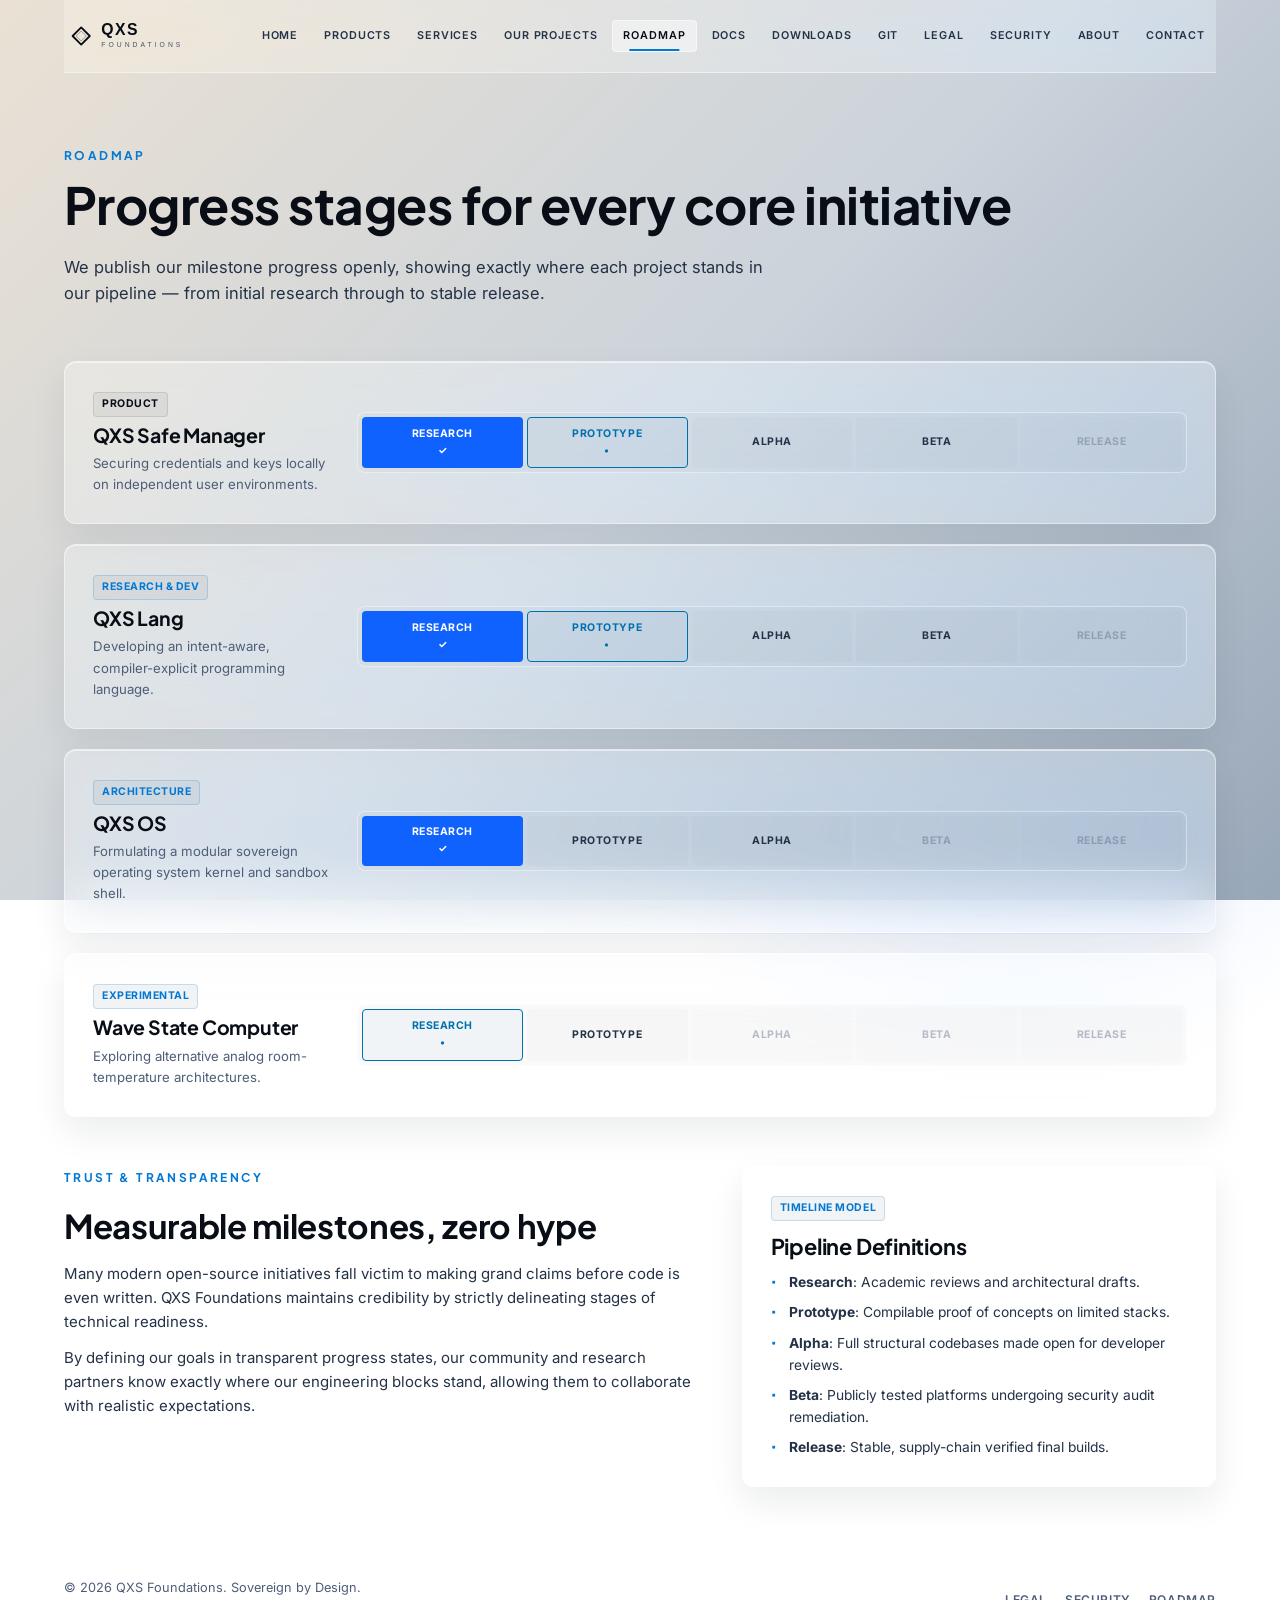
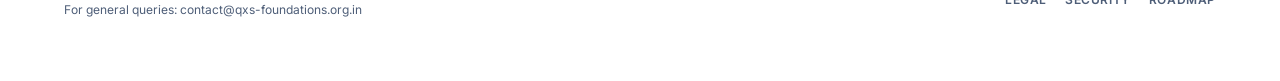
<file: roadmap.html>
<!DOCTYPE html>
<html lang="en">
<head>
  <meta charset="UTF-8">
  <meta name="viewport" content="width=device-width, initial-scale=1.0">
  <title>Roadmap | QXS Foundations</title>
  <link rel="stylesheet" href="css/style.css">
  <meta name="description" content="View the QXS Foundations roadmap for products and research: QXS Safe Manager, QXS Lang, QXS OS, and Wave State Computer progress stages.">
</head>
<body class="roadmap-page">
  <div class="page-shell">
    <!-- Header Navigation -->
    <header class="site-header">
      <a class="brand" href="index.html">
        <img src="assets/logo.svg" alt="QXS Foundations" class="brand-logo">
      </a>
      <button class="menu-toggle" aria-label="Toggle navigation">☰</button>
      <nav class="site-nav">
        <a href="index.html">Home</a>
        <a href="products.html">Products</a>
        <a href="services.html">Services</a>
        <a href="projects.html">Our Projects</a>
        <a href="roadmap.html" class="active">Roadmap</a>
        <a href="docs.html">Docs</a>
        <a href="downloads.html">Downloads</a>
        <a href="git.html">Git</a>
        <a href="legal.html">Legal</a>
        <a href="security.html">Security</a>
        <a href="about.html">About</a>
        <a href="contact.html">Contact</a>
      </nav>
    </header>

    <main>
      <!-- Page Intro -->
      <section class="section page-intro reveal active">
        <div>
          <span class="eyebrow">Roadmap</span>
          <h1>Progress stages for every core initiative</h1>
          <p>We publish our milestone progress openly, showing exactly where each project stands in our pipeline — from initial research through to stable release.</p>
        </div>
      </section>

      <!-- Roadmap Timeline Grid -->
      <section class="section timeline-grid reveal">
        <!-- QXS Safe Manager -->
        <div class="panel-card timeline-card">
          <div>
            <span class="badge" style="margin-bottom: 6px;">Product</span>
            <h2>QXS Safe Manager</h2>
            <p style="font-size: 0.88rem; margin-top: 6px; color: var(--text-muted); margin-bottom: 0;">Securing credentials and keys locally on independent user environments.</p>
          </div>
          <div class="timeline-steps">
            <div class="timeline-step completed">Research <span>✓</span></div>
            <div class="timeline-step in-progress">Prototype <span>•</span></div>
            <div class="timeline-step planned">Alpha</div>
            <div class="timeline-step planned">Beta</div>
            <div class="timeline-step future">Release</div>
          </div>
        </div>

        <!-- QXS Lang -->
        <div class="panel-card timeline-card">
          <div>
            <span class="badge badge-secondary" style="margin-bottom: 6px;">Research & Dev</span>
            <h2>QXS Lang</h2>
            <p style="font-size: 0.88rem; margin-top: 6px; color: var(--text-muted); margin-bottom: 0;">Developing an intent-aware, compiler-explicit programming language.</p>
          </div>
          <div class="timeline-steps">
            <div class="timeline-step completed">Research <span>✓</span></div>
            <div class="timeline-step in-progress">Prototype <span>•</span></div>
            <div class="timeline-step planned">Alpha</div>
            <div class="timeline-step planned">Beta</div>
            <div class="timeline-step future">Release</div>
          </div>
        </div>

        <!-- QXS OS -->
        <div class="panel-card timeline-card">
          <div>
            <span class="badge badge-secondary" style="margin-bottom: 6px;">Architecture</span>
            <h2>QXS OS</h2>
            <p style="font-size: 0.88rem; margin-top: 6px; color: var(--text-muted); margin-bottom: 0;">Formulating a modular sovereign operating system kernel and sandbox shell.</p>
          </div>
          <div class="timeline-steps">
            <div class="timeline-step completed">Research <span>✓</span></div>
            <div class="timeline-step planned">Prototype</div>
            <div class="timeline-step planned">Alpha</div>
            <div class="timeline-step future">Beta</div>
            <div class="timeline-step future">Release</div>
          </div>
        </div>

        <!-- Wave State Computer -->
        <div class="panel-card timeline-card">
          <div>
            <span class="badge badge-secondary" style="margin-bottom: 6px;">Experimental</span>
            <h2>Wave State Computer</h2>
            <p style="font-size: 0.88rem; margin-top: 6px; color: var(--text-muted); margin-bottom: 0;">Exploring alternative analog room-temperature architectures.</p>
          </div>
          <div class="timeline-steps">
            <div class="timeline-step in-progress">Research <span>•</span></div>
            <div class="timeline-step planned">Prototype</div>
            <div class="timeline-step future">Alpha</div>
            <div class="timeline-step future">Beta</div>
            <div class="timeline-step future">Release</div>
          </div>
        </div>
      </section>

      <!-- Roadmap Philosophy (Split layout) -->
      <section class="section split reveal">
        <div>
          <span class="eyebrow">Trust & Transparency</span>
          <h2 style="margin-top: 8px; margin-bottom: 16px;">Measurable milestones, zero hype</h2>
          <p style="margin-bottom: 12px;">Many modern open-source initiatives fall victim to making grand claims before code is even written. QXS Foundations maintains credibility by strictly delineating stages of technical readiness.</p>
          <p>By defining our goals in transparent progress states, our community and research partners know exactly where our engineering blocks stand, allowing them to collaborate with realistic expectations.</p>
        </div>
        <div class="panel-card">
          <span class="badge badge-secondary" style="margin-bottom: 8px;">Timeline Model</span>
          <h3 style="margin-bottom: 8px; color: var(--text-primary);">Pipeline Definitions</h3>
          <ul style="margin: 0; font-size: 0.88rem;">
            <li><strong>Research</strong>: Academic reviews and architectural drafts.</li>
            <li><strong>Prototype</strong>: Compilable proof of concepts on limited stacks.</li>
            <li><strong>Alpha</strong>: Full structural codebases made open for developer reviews.</li>
            <li><strong>Beta</strong>: Publicly tested platforms undergoing security audit remediation.</li>
            <li><strong>Release</strong>: Stable, supply-chain verified final builds.</li>
          </ul>
        </div>
      </section>
    </main>

    <!-- Footer -->
    <footer class="site-footer">
      <div>
        <p>&copy; 2026 QXS Foundations. Sovereign by Design.</p>
        <p style="font-size: 0.8rem;">For general queries: <a href="mailto:contact@qxs-foundations.org.in">contact@qxs-foundations.org.in</a></p>
      </div>
      <nav class="footer-nav">
        <a href="legal.html">Legal</a>
        <a href="security.html">Security</a>
        <a href="roadmap.html">Roadmap</a>
      </nav>
    </footer>
  </div>

  <script src="js/main.js"></script>
</body>
</html>
</file>
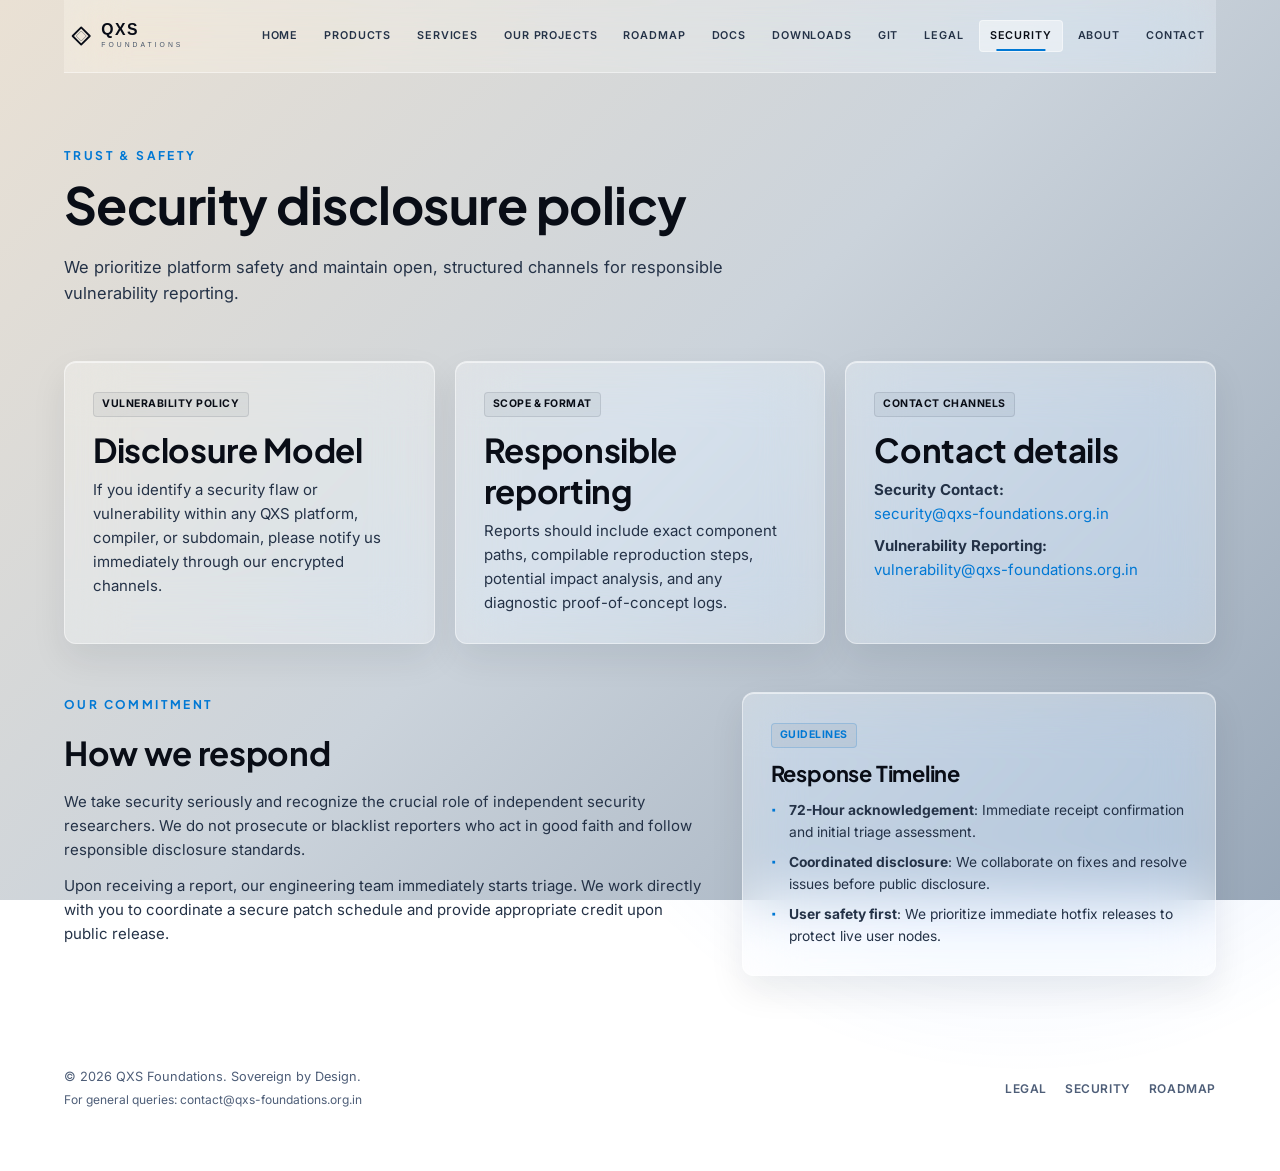
<file: security.html>
<!DOCTYPE html>
<html lang="en">
<head>
  <meta charset="UTF-8">
  <meta name="viewport" content="width=device-width, initial-scale=1.0">
  <title>Security | QXS Foundations</title>
  <link rel="stylesheet" href="css/style.css">
  <meta name="description" content="QXS Foundations security disclosure policy: GPG contact keys, responsible reporting paths, coordination steps, and disclosure timelines.">
</head>
<body class="security-page">
  <div class="page-shell">
    <!-- Header Navigation -->
    <header class="site-header">
      <a class="brand" href="index.html">
        <img src="assets/logo.svg" alt="QXS Foundations" class="brand-logo">
      </a>
      <button class="menu-toggle" aria-label="Toggle navigation">☰</button>
      <nav class="site-nav">
        <a href="index.html">Home</a>
        <a href="products.html">Products</a>
        <a href="services.html">Services</a>
        <a href="projects.html">Our Projects</a>
        <a href="roadmap.html">Roadmap</a>
        <a href="docs.html">Docs</a>
        <a href="downloads.html">Downloads</a>
        <a href="git.html">Git</a>
        <a href="legal.html">Legal</a>
        <a href="security.html" class="active">Security</a>
        <a href="about.html">About</a>
        <a href="contact.html">Contact</a>
      </nav>
    </header>

    <main>
      <!-- Page Intro -->
      <section class="section page-intro reveal active">
        <div>
          <span class="eyebrow">Trust & Safety</span>
          <h1>Security disclosure policy</h1>
          <p>We prioritize platform safety and maintain open, structured channels for responsible vulnerability reporting.</p>
        </div>
      </section>

      <!-- Security Grid (3 Cards using customized card grid styling) -->
      <section class="section card-grid reveal" style="grid-template-columns: repeat(3, 1fr);">
        <article class="security-card">
          <span class="badge">Vulnerability Policy</span>
          <h2>Disclosure Model</h2>
          <p style="margin-bottom: 0;">If you identify a security flaw or vulnerability within any QXS platform, compiler, or subdomain, please notify us immediately through our encrypted channels.</p>
        </article>

        <article class="security-card">
          <span class="badge">Scope & Format</span>
          <h2>Responsible reporting</h2>
          <p style="margin-bottom: 0;">Reports should include exact component paths, compilable reproduction steps, potential impact analysis, and any diagnostic proof-of-concept logs.</p>
        </article>

        <article class="security-card">
          <span class="badge">Contact Channels</span>
          <h2>Contact details</h2>
          <p style="margin-bottom: 8px;"><strong>Security Contact:</strong><br><a href="mailto:security@qxs-foundations.org.in">security@qxs-foundations.org.in</a></p>
          <p style="margin-bottom: 0;"><strong>Vulnerability Reporting:</strong><br><a href="mailto:vulnerability@qxs-foundations.org.in">vulnerability@qxs-foundations.org.in</a></p>
        </article>
      </section>

      <!-- Security Coordination details (Split section) -->
      <section class="section split reveal">
        <div>
          <span class="eyebrow">Our Commitment</span>
          <h2 style="margin-top: 8px; margin-bottom: 16px;">How we respond</h2>
          <p style="margin-bottom: 12px;">We take security seriously and recognize the crucial role of independent security researchers. We do not prosecute or blacklist reporters who act in good faith and follow responsible disclosure standards.</p>
          <p>Upon receiving a report, our engineering team immediately starts triage. We work directly with you to coordinate a secure patch schedule and provide appropriate credit upon public release.</p>
        </div>
        <div class="panel-card">
          <span class="badge badge-secondary" style="margin-bottom: 8px;">Guidelines</span>
          <h3 style="margin-bottom: 8px; color: var(--text-primary);">Response Timeline</h3>
          <ul style="margin: 0; font-size: 0.88rem;">
            <li><strong>72-Hour acknowledgement</strong>: Immediate receipt confirmation and initial triage assessment.</li>
            <li><strong>Coordinated disclosure</strong>: We collaborate on fixes and resolve issues before public disclosure.</li>
            <li><strong>User safety first</strong>: We prioritize immediate hotfix releases to protect live user nodes.</li>
          </ul>
        </div>
      </section>
    </main>

    <!-- Footer -->
    <footer class="site-footer">
      <div>
        <p>&copy; 2026 QXS Foundations. Sovereign by Design.</p>
        <p style="font-size: 0.8rem;">For general queries: <a href="mailto:contact@qxs-foundations.org.in">contact@qxs-foundations.org.in</a></p>
      </div>
      <nav class="footer-nav">
        <a href="legal.html">Legal</a>
        <a href="security.html">Security</a>
        <a href="roadmap.html">Roadmap</a>
      </nav>
    </footer>
  </div>

  <script src="js/main.js"></script>
</body>
</html>
</file>
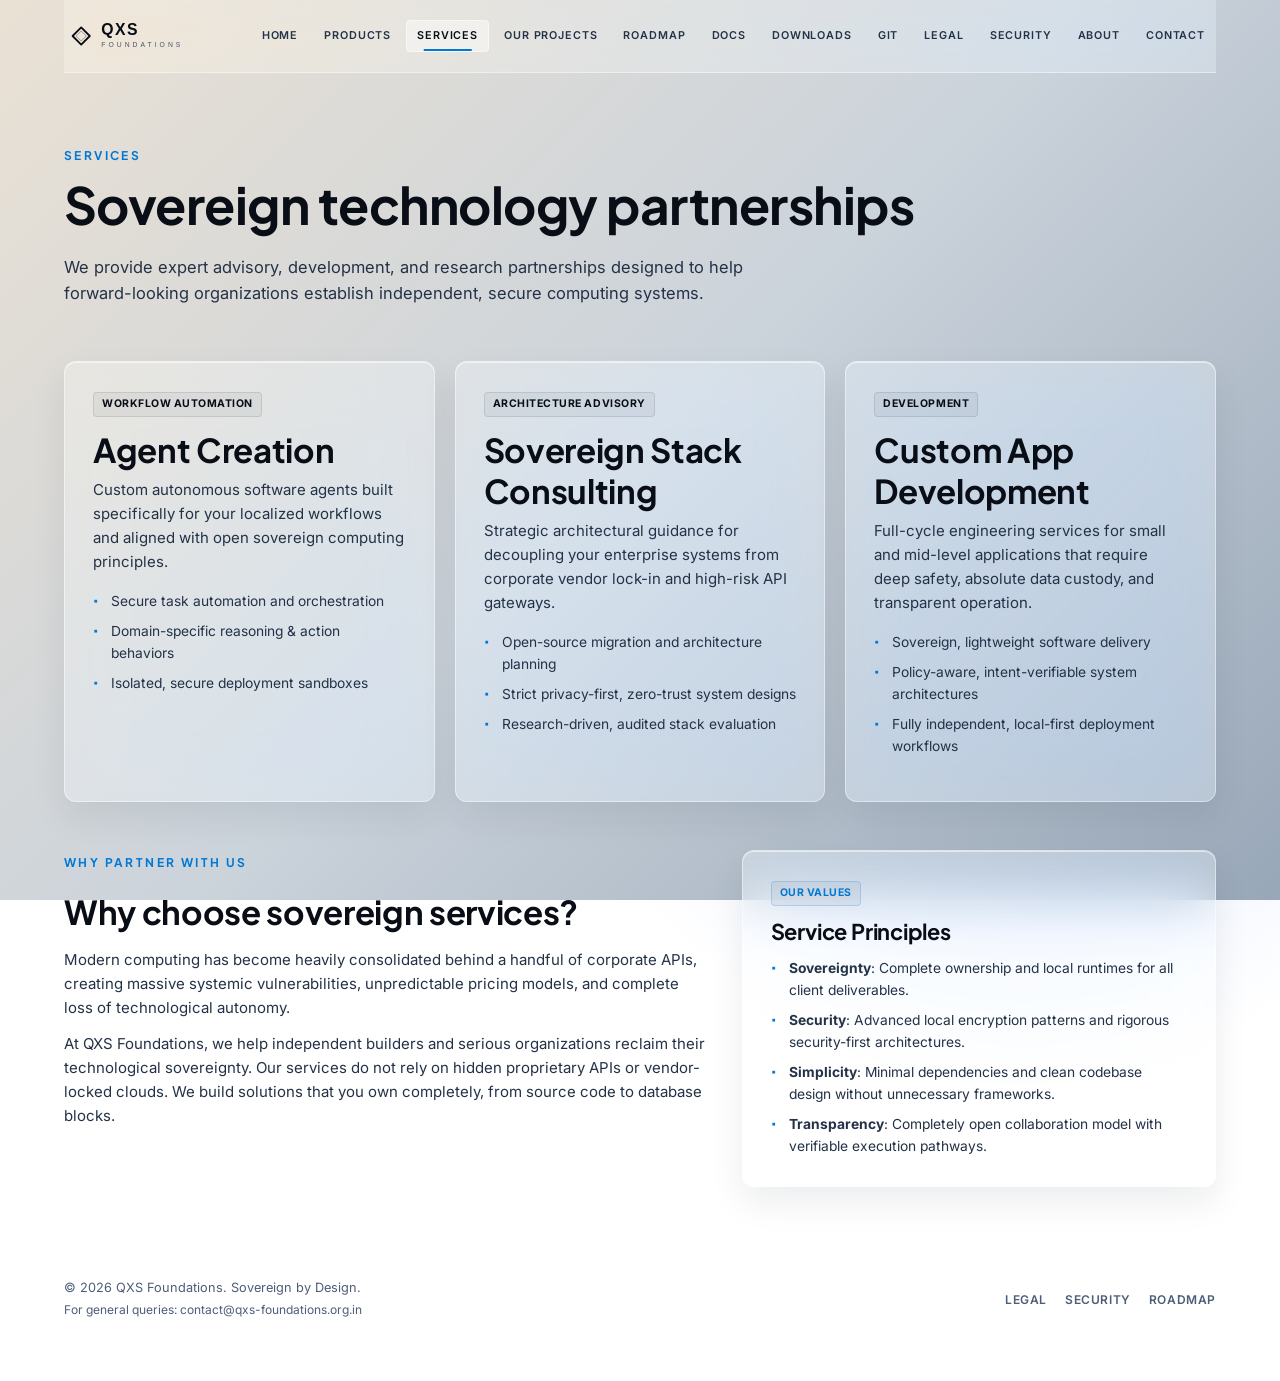
<file: services.html>
<!DOCTYPE html>
<html lang="en">
<head>
  <meta charset="UTF-8">
  <meta name="viewport" content="width=device-width, initial-scale=1.0">
  <title>Services | QXS Foundations</title>
  <link rel="stylesheet" href="css/style.css">
  <meta name="description" content="QXS Foundations offers sovereign technology services: custom software Agent Creation, Sovereign Stack Consulting, and Custom Application Development.">
</head>
<body class="services-page">
  <div class="page-shell">
    <!-- Header Navigation -->
    <header class="site-header">
      <a class="brand" href="index.html">
        <img src="assets/logo.svg" alt="QXS Foundations" class="brand-logo">
      </a>
      <button class="menu-toggle" aria-label="Toggle navigation">☰</button>
      <nav class="site-nav">
        <a href="index.html">Home</a>
        <a href="products.html">Products</a>
        <a href="services.html" class="active">Services</a>
        <a href="projects.html">Our Projects</a>
        <a href="roadmap.html">Roadmap</a>
        <a href="docs.html">Docs</a>
        <a href="downloads.html">Downloads</a>
        <a href="git.html">Git</a>
        <a href="legal.html">Legal</a>
        <a href="security.html">Security</a>
        <a href="about.html">About</a>
        <a href="contact.html">Contact</a>
      </nav>
    </header>

    <main>
      <!-- Page Intro -->
      <section class="section page-intro reveal active">
        <div>
          <span class="eyebrow">Services</span>
          <h1>Sovereign technology partnerships</h1>
          <p>We provide expert advisory, development, and research partnerships designed to help forward-looking organizations establish independent, secure computing systems.</p>
        </div>
      </section>

      <!-- Services List (3-Column Layout using Card Grid override) -->
      <section class="section card-grid reveal" style="grid-template-columns: repeat(3, 1fr);">
        <article class="service-card">
          <span class="badge">Workflow Automation</span>
          <h2>Agent Creation</h2>
          <p>Custom autonomous software agents built specifically for your localized workflows and aligned with open sovereign computing principles.</p>
          <ul>
            <li>Secure task automation and orchestration</li>
            <li>Domain-specific reasoning & action behaviors</li>
            <li>Isolated, secure deployment sandboxes</li>
          </ul>
        </article>

        <article class="service-card">
          <span class="badge">Architecture Advisory</span>
          <h2>Sovereign Stack Consulting</h2>
          <p>Strategic architectural guidance for decoupling your enterprise systems from corporate vendor lock-in and high-risk API gateways.</p>
          <ul>
            <li>Open-source migration and architecture planning</li>
            <li>Strict privacy-first, zero-trust system designs</li>
            <li>Research-driven, audited stack evaluation</li>
          </ul>
        </article>

        <article class="service-card">
          <span class="badge">Development</span>
          <h2>Custom App Development</h2>
          <p>Full-cycle engineering services for small and mid-level applications that require deep safety, absolute data custody, and transparent operation.</p>
          <ul>
            <li>Sovereign, lightweight software delivery</li>
            <li>Policy-aware, intent-verifiable system architectures</li>
            <li>Fully independent, local-first deployment workflows</li>
          </ul>
        </article>
      </section>

      <!-- Services Detail (Split section) -->
      <section class="section split reveal">
        <div>
          <span class="eyebrow">Why Partner With Us</span>
          <h2 style="margin-top: 8px; margin-bottom: 16px;">Why choose sovereign services?</h2>
          <p style="margin-bottom: 12px;">Modern computing has become heavily consolidated behind a handful of corporate APIs, creating massive systemic vulnerabilities, unpredictable pricing models, and complete loss of technological autonomy.</p>
          <p>At QXS Foundations, we help independent builders and serious organizations reclaim their technological sovereignty. Our services do not rely on hidden proprietary APIs or vendor-locked clouds. We build solutions that you own completely, from source code to database blocks.</p>
        </div>
        <div class="panel-card">
          <span class="badge badge-secondary" style="margin-bottom: 8px;">Our Values</span>
          <h3 style="margin-bottom: 8px; color: var(--text-primary);">Service Principles</h3>
          <ul style="margin: 0;">
            <li><strong>Sovereignty</strong>: Complete ownership and local runtimes for all client deliverables.</li>
            <li><strong>Security</strong>: Advanced local encryption patterns and rigorous security-first architectures.</li>
            <li><strong>Simplicity</strong>: Minimal dependencies and clean codebase design without unnecessary frameworks.</li>
            <li><strong>Transparency</strong>: Completely open collaboration model with verifiable execution pathways.</li>
          </ul>
        </div>
      </section>
    </main>

    <!-- Footer -->
    <footer class="site-footer">
      <div>
        <p>&copy; 2026 QXS Foundations. Sovereign by Design.</p>
        <p style="font-size: 0.8rem;">For general queries: <a href="mailto:contact@qxs-foundations.org.in">contact@qxs-foundations.org.in</a></p>
      </div>
      <nav class="footer-nav">
        <a href="legal.html">Legal</a>
        <a href="security.html">Security</a>
        <a href="roadmap.html">Roadmap</a>
      </nav>
    </footer>
  </div>

  <script src="js/main.js"></script>
</body>
</html>
</file>
<file: css/style.css>
@import url('https://fonts.googleapis.com/css2?family=Inter:wght@300;400;500;600;700&family=Plus+Jakarta+Sans:wght@400;500;600;700;800&family=Fira+Code:wght@400;500&display=swap');

:root {
  color-scheme: light;

  /* macOS El Capitan "Light Sandalwood + Ash" Color Palette */
  --bg-deep: linear-gradient(135deg, #eae1d4 0%, #cbd3db 50%, #98a7b8 100%);

  /* Highly Pronounced Frosted Glass (70% Transparent / 30% Opacity) */
  --bg-dark: rgba(255, 255, 255, 0.3);
  --bg-panel: rgba(255, 255, 255, 0.3);
  --bg-panel-hover: rgba(255, 255, 255, 0.5);

  /* Corporate Cobalt Blues & Grays */
  --accent-blue: #0f62fe;
  --accent-light: #0078d4;
  --accent-teal: #0070ad;
  --accent-success: #198754;

  /* UI Text Tokens */
  --text-primary: #090d16;
  --text-secondary: #243247;
  --text-muted: #4e5e78;

  /* High-Contrast Aero Frosted Translucent Glass Borders */
  --border-muted: rgba(255, 255, 255, 0.45);
  --border-strong: rgba(255, 255, 255, 0.7);
  --border-focus: #0f62fe;

  /* Typographical Fonts */
  --font-headings: 'Plus Jakarta Sans', -apple-system, system-ui, sans-serif;
  --font-body: 'Inter', -apple-system, system-ui, sans-serif;
  --font-mono: 'Fira Code', 'Roboto Mono', monospace;

  /* Aero Shadows & Highlights */
  --shadow-card: 0 15px 35px rgba(15, 23, 42, 0.08), inset 0 1px 0 rgba(255, 255, 255, 0.55);
  --radius-lg: 12px;
  --radius-md: 8px;
  --radius-sm: 4px;
}

* {
  box-sizing: border-box;
  margin: 0;
  padding: 0;
}

html,
body {
  min-height: 100%;
  background: var(--bg-deep) fixed;
  color: var(--text-secondary);
  font-family: var(--font-body);
  font-size: 15px;
  line-height: 1.6;
  overflow-x: hidden;
}

body {
  position: relative;
}

/* FIXED VISUAL BACKGROUND TEXTURES */
body::before {
  content: '';
  position: fixed;
  top: -15%;
  left: -15%;
  width: 70vw;
  height: 70vw;
  background: radial-gradient(circle, rgba(234, 221, 204, 0.45) 0%, transparent 70%);
  pointer-events: none;
  z-index: -1;
}

body::after {
  content: '';
  position: fixed;
  bottom: -20%;
  right: -20%;
  width: 80vw;
  height: 80vw;
  background: radial-gradient(circle, rgba(15, 98, 254, 0.16) 0%, transparent 70%);
  pointer-events: none;
  z-index: -1;
}

/* Page Shell & Container */
.page-shell {
  position: relative;
  z-index: 1;
  max-width: 1200px;
  margin: 0 auto;
  padding: 0 24px 60px;
}

img {
  max-width: 100%;
  display: block;
}

/* Scroll Reveal base animations */
.reveal {
  opacity: 0;
  transform: translateY(16px);
  transition: opacity 0.6s cubic-bezier(0.16, 1, 0.3, 1), transform 0.6s cubic-bezier(0.16, 1, 0.3, 1);
}

.reveal.active {
  opacity: 1;
  transform: translateY(0);
}

/* Clear Corporate Typography */
h1,
h2,
h3,
h4 {
  font-family: var(--font-headings);
  color: var(--text-primary);
  font-weight: 700;
  letter-spacing: -0.01em;
  transition: text-shadow 0.3s ease, transform 0.3s ease;
}

/* Liquid Glass hover effects for main titles */
h1:hover,
h2:hover,
h3:hover {
  text-shadow: 0 0 15px rgba(0, 120, 212, 0.15);
}

h1 {
  font-size: clamp(2.2rem, 4vw, 3.6rem);
  line-height: 1.15;
  margin-bottom: 20px;
}

h2 {
  font-size: clamp(1.6rem, 3vw, 2.2rem);
  line-height: 1.25;
  margin-bottom: 16px;
}

h3 {
  font-size: clamp(1.2rem, 1.8vw, 1.45rem);
  margin-bottom: 10px;
}

p {
  margin-bottom: 14px;
}

a {
  color: var(--accent-light);
  text-decoration: none;
  transition: color 0.15s ease;
}

a:hover {
  color: var(--text-primary);
}

/* Text Neutralization */
.text-gradient,
.text-gradient-secondary {
  color: var(--text-primary);
}

/* Site Header (macOS Translucent Aero Glass) */
.site-header {
  position: sticky;
  top: 0;
  z-index: 100;
  display: flex;
  align-items: center;
  justify-content: space-between;
  padding: 18px 0;
  backdrop-filter: blur(28px) saturate(190%);
  -webkit-backdrop-filter: blur(28px) saturate(190%);
  background: rgba(255, 255, 255, 0.25);
  border-bottom: 1px solid var(--border-muted);
  margin-bottom: 30px;
}

.brand {
  display: inline-flex;
  align-items: center;
  text-decoration: none;
}

.brand-logo {
  width: 172px;
  height: 36px;
  display: block;
}

/* Desktop Compact Navigation Menu (Liquid Active states) */
.site-nav {
  display: flex;
  align-items: center;
  gap: 4px;
}

.site-nav a {
  color: var(--text-secondary);
  text-transform: uppercase;
  font-size: 0.72rem;
  font-weight: 600;
  letter-spacing: 0.08em;
  padding: 6px 10px;
  border-radius: var(--radius-sm);
  border: 1px solid transparent;
  position: relative;
  overflow: hidden;
  /* Elastic Liquid Spring transition for next-gen UI feel */
  transition: all 0.4s cubic-bezier(0.25, 1, 0.5, 1);
}

/* Liquid active link slide effect */
.site-nav a::after {
  content: '';
  position: absolute;
  bottom: 0;
  left: 50%;
  width: 0;
  height: 2px;
  background: var(--accent-light);
  transition: all 0.3s cubic-bezier(0.25, 1, 0.5, 1);
  transform: translateX(-50%);
}

.site-nav a:hover {
  color: var(--text-primary);
  background: rgba(255, 255, 255, 0.35);
  transform: translateY(-1px);
}

.site-nav a:hover::after,
.site-nav a.active::after {
  width: 60%;
}

.site-nav a.active {
  color: var(--text-primary);
  border-color: rgba(255, 255, 255, 0.45);
  background: rgba(255, 255, 255, 0.45);
}

.site-nav a:active {
  transform: scale(0.95);
}

.menu-toggle {
  display: none;
  background: var(--bg-panel);
  border: 1px solid var(--border-strong);
  color: var(--text-primary);
  padding: 8px 12px;
  border-radius: var(--radius-md);
  cursor: pointer;
  z-index: 110;
}

/* Eyebrows */
.eyebrow {
  font-family: var(--font-headings);
  text-transform: uppercase;
  letter-spacing: 0.2em;
  color: var(--accent-light);
  font-size: 0.8rem;
  font-weight: 700;
  margin-bottom: 10px;
  display: inline-block;
}

.page-intro {
  padding: 40px 0;
}

.page-intro p {
  font-size: 1.1rem;
  max-width: 720px;
  color: var(--text-secondary);
}

/* 
  LIQUID GLASS BUTTONS (Elastic bounce, diagonal reflection sweep, active gel-press) 
*/
.button {
  display: inline-flex;
  align-items: center;
  justify-content: center;
  gap: 8px;
  padding: 10px 22px;
  border-radius: var(--radius-md);
  font-weight: 600;
  font-size: 0.88rem;
  position: relative;
  overflow: hidden;
  cursor: pointer;
  font-family: var(--font-body);
  border: none;
  /* Elastic Liquid Spring transition */
  transition: all 0.4s cubic-bezier(0.25, 1, 0.5, 1);
}

/* Diagonal reflection sweep sheen pseudo-element */
.button::before {
  content: '';
  position: absolute;
  top: 0;
  left: -150%;
  width: 50%;
  height: 100%;
  background: linear-gradient(90deg, rgba(255, 255, 255, 0) 0%, rgba(255, 255, 255, 0.4) 50%, rgba(255, 255, 255, 0) 100%);
  transform: skewX(-25deg);
  transition: left 0.6s cubic-bezier(0.16, 1, 0.3, 1);
  pointer-events: none;
}

.button:hover {
  transform: translateY(-2px) scale(1.02);
}

.button:hover::before {
  left: 150%;
  /* Sweep reflection sweep animation across the button */
}

/* Responsive Liquid gel-press active state */
.button:active {
  transform: translateY(0) scale(0.95);
  transition: transform 0.1s cubic-bezier(0.16, 1, 0.3, 1);
}

.button-primary {
  background: var(--accent-blue);
  color: #ffffff;
  box-shadow: 0 2px 4px rgba(15, 98, 254, 0.1);
}

.button-primary:hover {
  background: #0052cc;
  box-shadow: 0 8px 20px rgba(15, 98, 254, 0.25);
}

.button-secondary {
  background: rgba(255, 255, 255, 0.35);
  border: 1px solid var(--border-strong);
  color: var(--text-primary);
  box-shadow: 0 1px 2px rgba(0, 0, 0, 0.02);
}

.button-secondary:hover {
  background: rgba(255, 255, 255, 0.55);
  border-color: var(--text-primary);
  box-shadow: 0 8px 20px rgba(0, 0, 0, 0.04);
}

.button-success {
  background: var(--accent-success);
  color: #ffffff;
}

.button-success:hover {
  background: #157347;
}

/* Split Layouts */
.split {
  display: grid;
  grid-template-columns: 1.15fr 0.85fr;
  gap: 36px;
  align-items: start;
  margin-bottom: 48px;
}

/* 
  LIQUID GLASS PANEL CARDS (Glossy top-left reflection glow on hover, elastic spring bounce) 
*/
.card-grid {
  display: grid;
  grid-template-columns: repeat(2, 1fr);
  gap: 20px;
  margin-bottom: 48px;
}

.product-card,
.feature-card,
.service-card,
.project-card,
.timeline-card,
.doc-card,
.security-card,
.panel-card,
.contact-info {
  background: var(--bg-dark);
  border: 1px solid var(--border-muted);
  backdrop-filter: blur(28px) saturate(190%);
  -webkit-backdrop-filter: blur(28px) saturate(190%);
  border-radius: var(--radius-lg);
  padding: 28px;
  box-shadow: var(--shadow-card);
  position: relative;
  overflow: hidden;
  /* Elastic Liquid transition */
  transition: all 0.4s cubic-bezier(0.25, 1, 0.5, 1);
}

/* Glossy top-left reflections */
.product-card::after,
.feature-card::after,
.service-card::after,
.project-card::after,
.timeline-card::after,
.doc-card::after,
.security-card::after,
.panel-card::after,
.contact-info::after {
  content: '';
  position: absolute;
  inset: 0;
  background: linear-gradient(135deg, rgba(255, 255, 255, 0.1) 0%, rgba(255, 255, 255, 0) 60%);
  opacity: 0;
  transition: opacity 0.4s ease;
  pointer-events: none;
}

.product-card:hover,
.feature-card:hover,
.service-card:hover,
.project-card:hover,
.timeline-card:hover,
.doc-card:hover,
.security-card:hover,
.panel-card:hover {
  transform: translateY(-3px) scale(1.02);
  border-color: var(--border-strong);
  background: var(--bg-panel-hover);
  box-shadow: 0 18px 40px rgba(15, 23, 42, 0.07), inset 0 1px 0 rgba(255, 255, 255, 0.7);
}

.product-card:hover::after,
.feature-card:hover::after,
.service-card:hover::after,
.project-card:hover::after,
.timeline-card:hover::after,
.doc-card:hover::after,
.security-card:hover::after,
.panel-card:hover::after {
  opacity: 1;
  /* Fade in glossy sheen on hover */
}

/* Gel-press active states for cards */
.product-card:active,
.feature-card:active,
.service-card:active,
.project-card:active,
.timeline-card:active,
.doc-card:active,
.panel-card:active {
  transform: translateY(0) scale(0.98);
  transition: transform 0.12s ease;
}

.product-card h2,
.feature-card h3,
.service-card h2,
.project-card h2,
.doc-card h2,
.security-card h2 {
  margin-bottom: 8px;
}

.product-card ul,
.feature-card ul,
.service-card ul,
.project-card ul,
.panel-card ul {
  list-style: none;
  margin: 16px 0;
  display: grid;
  gap: 8px;
}

.product-card li,
.feature-card li,
.service-card li,
.project-card li,
.panel-card li {
  position: relative;
  padding-left: 18px;
  color: var(--text-secondary);
  font-size: 0.92rem;
}

.product-card li::before,
.feature-card li::before,
.service-card li::before,
.project-card li::before,
.panel-card li::before {
  content: '▪';
  position: absolute;
  left: 0;
  color: var(--accent-light);
  font-size: 0.65rem;
  top: 0.2rem;
}

/* Badges */
.badge {
  display: inline-flex;
  align-items: center;
  justify-content: center;
  padding: 3px 8px;
  border-radius: var(--radius-sm);
  background: rgba(15, 23, 42, 0.05);
  border: 1px solid rgba(15, 23, 42, 0.1);
  color: var(--text-primary);
  font-size: 0.7rem;
  letter-spacing: 0.05em;
  text-transform: uppercase;
  font-weight: 700;
  margin-bottom: 12px;
}

.badge-secondary {
  border-color: rgba(0, 120, 212, 0.2);
  color: var(--accent-light);
}

/* Hero Section (Homepage) */
.hero {
  min-height: calc(85vh - 120px);
  align-items: center;
  gap: 36px;
}

.hero-panel {
  width: 100%;
}

.slide-show {
  position: relative;
  min-height: 400px;
  border-radius: var(--radius-lg);
  border: 1px solid var(--border-muted);
  background: var(--bg-dark);
  box-shadow: var(--shadow-card);
  overflow: hidden;
  display: flex;
}

.slide {
  display: none;
  flex-direction: column;
  padding: 28px;
  animation: slideFadeIn 0.5s cubic-bezier(0.16, 1, 0.3, 1) forwards;
  width: 100%;
}

.slide.active {
  display: flex;
}

.slide img {
  border-radius: var(--radius-md);
  margin-bottom: 18px;
  border: 1px solid var(--border-muted);
  max-height: 180px;
  object-fit: cover;
  width: 100%;
}

.slide-copy {
  display: flex;
  flex-direction: column;
  gap: 8px;
}

.slide-tag {
  font-family: var(--font-headings);
  font-size: 0.75rem;
  text-transform: uppercase;
  letter-spacing: 0.15em;
  color: var(--accent-light);
  font-weight: 700;
}

.slide-copy h3 {
  font-size: 1.3rem;
  line-height: 1.3;
  color: var(--text-primary);
}

.slide-pill-group {
  display: flex;
  flex-wrap: wrap;
  gap: 6px;
  margin-top: 8px;
}

.slide-pill-group span {
  font-size: 0.75rem;
  background: rgba(15, 23, 42, 0.03);
  border: 1px solid var(--border-muted);
  padding: 3px 10px;
  border-radius: var(--radius-sm);
  color: var(--text-secondary);
}

.slide-controls {
  display: flex;
  justify-content: center;
  gap: 8px;
  margin-top: 12px;
}

.slide-dot {
  width: 8px;
  height: 8px;
  border-radius: 50%;
  border: none;
  background: rgba(15, 23, 42, 0.15);
  cursor: pointer;
  transition: all 0.2s;
}

.slide-dot.active {
  background: var(--accent-light);
  transform: scale(1.2);
}

@keyframes slideFadeIn {
  from {
    opacity: 0;
    transform: translateY(8px);
  }

  to {
    opacity: 1;
    transform: translateY(0);
  }
}

/* Why QXS (3-Column Metrics Dashboard) */
.intro-grid {
  display: grid;
  grid-template-columns: repeat(3, 1fr);
  gap: 20px;
  margin-bottom: 48px;
}

.intro-grid article {
  background: var(--bg-dark);
  border: 1px solid var(--border-muted);
  border-radius: var(--radius-lg);
  padding: 24px;
  box-shadow: var(--shadow-card);
  transition: all 0.4s cubic-bezier(0.25, 1, 0.5, 1);
}

.intro-grid article:hover {
  transform: translateY(-2px) scale(1.02);
  border-color: var(--border-strong);
}

.intro-grid article h2 {
  font-size: 1.5rem;
  margin-bottom: 8px;
}

.intro-grid article h3 {
  font-size: 1.15rem;
  color: var(--text-primary);
  margin-bottom: 8px;
  display: flex;
  align-items: center;
  gap: 8px;
}

.intro-grid article h3::before {
  content: '▪';
  color: var(--accent-light);
}

/* Showcase Grid */
.showcase-grid {
  display: grid;
  grid-template-columns: repeat(3, 1fr);
  gap: 20px;
  margin-bottom: 48px;
}

.visual-card {
  background: var(--bg-dark);
  border: 1px solid var(--border-muted);
  border-radius: var(--radius-lg);
  padding: 24px;
  box-shadow: var(--shadow-card);
  transition: all 0.2s;
}

.visual-card:hover {
  border-color: var(--border-strong);
}

/* Highlight Banner */
.highlight-banner {
  background: var(--bg-dark);
  border: 1px solid var(--border-muted);
  border-radius: var(--radius-lg);
  padding: 40px;
  box-shadow: var(--shadow-card);
  margin-bottom: 48px;
}

.highlight-banner h2 {
  font-size: clamp(1.5rem, 2.5vw, 2.2rem);
  margin-bottom: 12px;
}

.highlight-banner p {
  font-size: 1.05rem;
  max-width: 800px;
}

/* Custom Lists */
.list-grid {
  list-style: none;
  display: grid;
  gap: 12px;
}

.list-grid li {
  position: relative;
  padding-left: 20px;
  font-size: 0.95rem;
}

.list-grid li::before {
  content: '▪';
  position: absolute;
  left: 0;
  color: var(--accent-light);
}

/* Architecture Tree Display (macOS Terminal Console Box) */
.architecture-tree {
  font-family: var(--font-mono);
  background: #1a1a24;
  padding: 20px;
  border-radius: var(--radius-md);
  border: 1px solid rgba(255, 255, 255, 0.06);
  color: #f8fafc;
  font-size: 0.85rem;
  overflow-x: auto;
  line-height: 1.45;
  margin-bottom: 16px;
  box-shadow: 0 10px 40px rgba(0, 0, 0, 0.25);
}

/* Roadmap Visual Timeline Layout */
.timeline-grid {
  display: flex;
  flex-direction: column;
  gap: 20px;
  margin-bottom: 48px;
}

.timeline-card {
  display: grid;
  grid-template-columns: 240px 1fr;
  gap: 24px;
  align-items: center;
}

.timeline-card h2 {
  font-size: 1.3rem;
  margin: 0;
}

.timeline-steps {
  display: grid;
  grid-template-columns: repeat(5, 1fr);
  position: relative;
  background: rgba(15, 23, 42, 0.02);
  border: 1px solid var(--border-muted);
  border-radius: var(--radius-md);
  padding: 4px;
  gap: 4px;
}

.timeline-step {
  display: flex;
  flex-direction: column;
  align-items: center;
  justify-content: center;
  padding: 8px 4px;
  border-radius: var(--radius-sm);
  font-size: 0.7rem;
  font-weight: 700;
  text-transform: uppercase;
  letter-spacing: 0.05em;
  color: var(--text-muted);
  transition: all 0.2s ease;
  background: rgba(15, 23, 42, 0.02);
}

.timeline-step.completed {
  background: var(--accent-blue);
  color: #ffffff;
}

.timeline-step.in-progress {
  border: 1px solid var(--accent-teal);
  color: var(--accent-teal);
  background: rgba(0, 112, 173, 0.04);
}

.timeline-step.planned {
  color: var(--text-secondary);
}

.timeline-step.future {
  opacity: 0.4;
}

/* Contact Page form formatting */
.contact-grid {
  display: grid;
  grid-template-columns: 1.15fr 0.85fr;
  gap: 36px;
  margin-bottom: 48px;
  align-items: start;
}

.contact-form {
  background: var(--bg-dark);
  border: 1px solid var(--border-muted);
  border-radius: var(--radius-lg);
  padding: 32px;
  box-shadow: var(--shadow-card);
  display: grid;
  gap: 16px;
}

.contact-group {
  display: flex;
  flex-direction: column;
  gap: 6px;
}

.contact-form label {
  font-family: var(--font-headings);
  font-weight: 600;
  color: var(--text-primary);
  font-size: 0.85rem;
}

.contact-form input,
.contact-form textarea {
  width: 100%;
  border: 1px solid var(--border-strong);
  background: rgba(255, 255, 255, 0.5);
  color: var(--text-primary);
  padding: 10px 14px;
  border-radius: var(--radius-md);
  font-family: var(--font-body);
  font-size: 0.9rem;
  transition: all 0.15s ease;
}

.contact-form input::placeholder,
.contact-form textarea::placeholder {
  color: var(--text-muted);
}

.contact-form input:focus,
.contact-form textarea:focus {
  outline: none;
  border-color: var(--accent-light);
  box-shadow: 0 0 0 2px rgba(0, 120, 212, 0.15);
}

.contact-info h2 {
  font-size: 1.45rem;
  margin-bottom: 16px;
}

.contact-info p {
  margin-bottom: 12px;
  display: flex;
  flex-direction: column;
  font-size: 0.95rem;
}

.contact-info p span {
  font-size: 0.75rem;
  color: var(--text-muted);
  text-transform: uppercase;
  letter-spacing: 0.05em;
  margin-bottom: 2px;
}

/* Site Footer */
.site-footer {
  display: flex;
  align-items: center;
  justify-content: space-between;
  border-top: 1px solid var(--border-muted);
  padding-top: 30px;
  margin-top: 60px;
  color: var(--text-muted);
  font-size: 0.85rem;
}

.site-footer p {
  margin-bottom: 2px;
}

.site-footer a {
  color: var(--text-muted);
}

.site-footer a:hover {
  color: var(--accent-light);
}

.footer-nav {
  display: flex;
  gap: 18px;
}

.footer-nav a {
  font-size: 0.8rem;
  font-weight: 600;
  text-transform: uppercase;
  letter-spacing: 0.05em;
  color: var(--text-muted);
}

.footer-nav a:hover {
  color: var(--text-primary);
}

/* Responsive Breakpoints */
@media (max-width: 1024px) {

  .hero,
  .split,
  .contact-grid {
    grid-template-columns: 1fr;
    gap: 30px;
  }

  .slide-show {
    min-height: auto;
  }

  .timeline-card {
    grid-template-columns: 1fr;
    gap: 12px;
  }
}

@media (max-width: 768px) {
  .page-shell {
    padding: 0 16px 30px;
  }

  .site-header {
    padding: 14px 0;
    background: #cbd3db;
  }

  .menu-toggle {
    display: block;
  }

  .site-nav {
    position: fixed;
    top: 0;
    right: -100%;
    width: 260px;
    height: 100vh;
    background: #cbd3db;
    border-left: 1px solid var(--border-muted);
    flex-direction: column;
    align-items: flex-start;
    padding: 80px 24px 24px;
    gap: 12px;
    transition: right 0.3s cubic-bezier(0.16, 1, 0.3, 1);
    z-index: 105;
  }

  .site-nav.open {
    right: 0;
  }

  .site-nav a {
    width: 100%;
    font-size: 0.85rem;
    padding: 10px 14px;
  }

  .card-grid,
  .intro-grid,
  .showcase-grid {
    grid-template-columns: 1fr;
    gap: 16px;
  }

  .timeline-steps {
    grid-template-columns: 1fr;
    border-radius: var(--radius-md);
    padding: 6px;
    gap: 4px;
  }

  .timeline-step {
    border-radius: var(--radius-sm);
    padding: 10px;
    align-items: flex-start;
  }

  .timeline-step.completed {
    box-shadow: none;
  }
}
</file>
